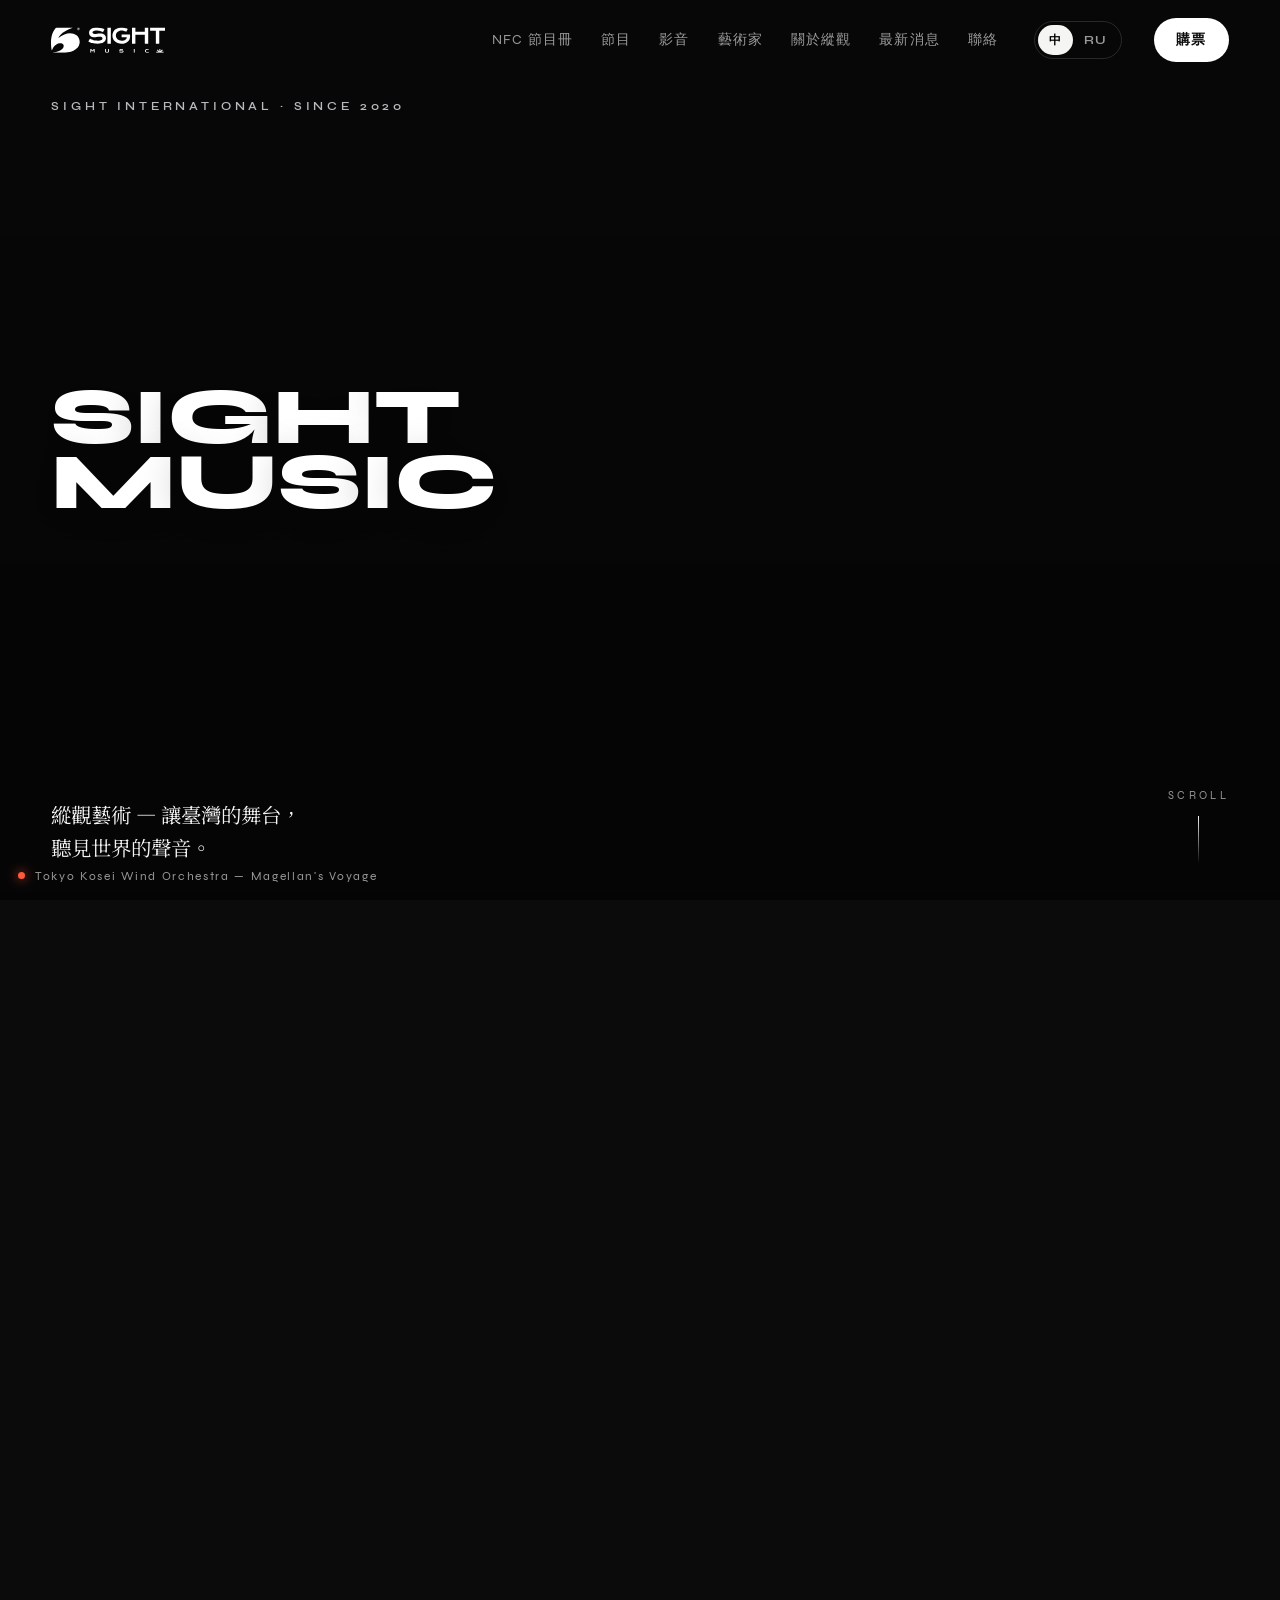
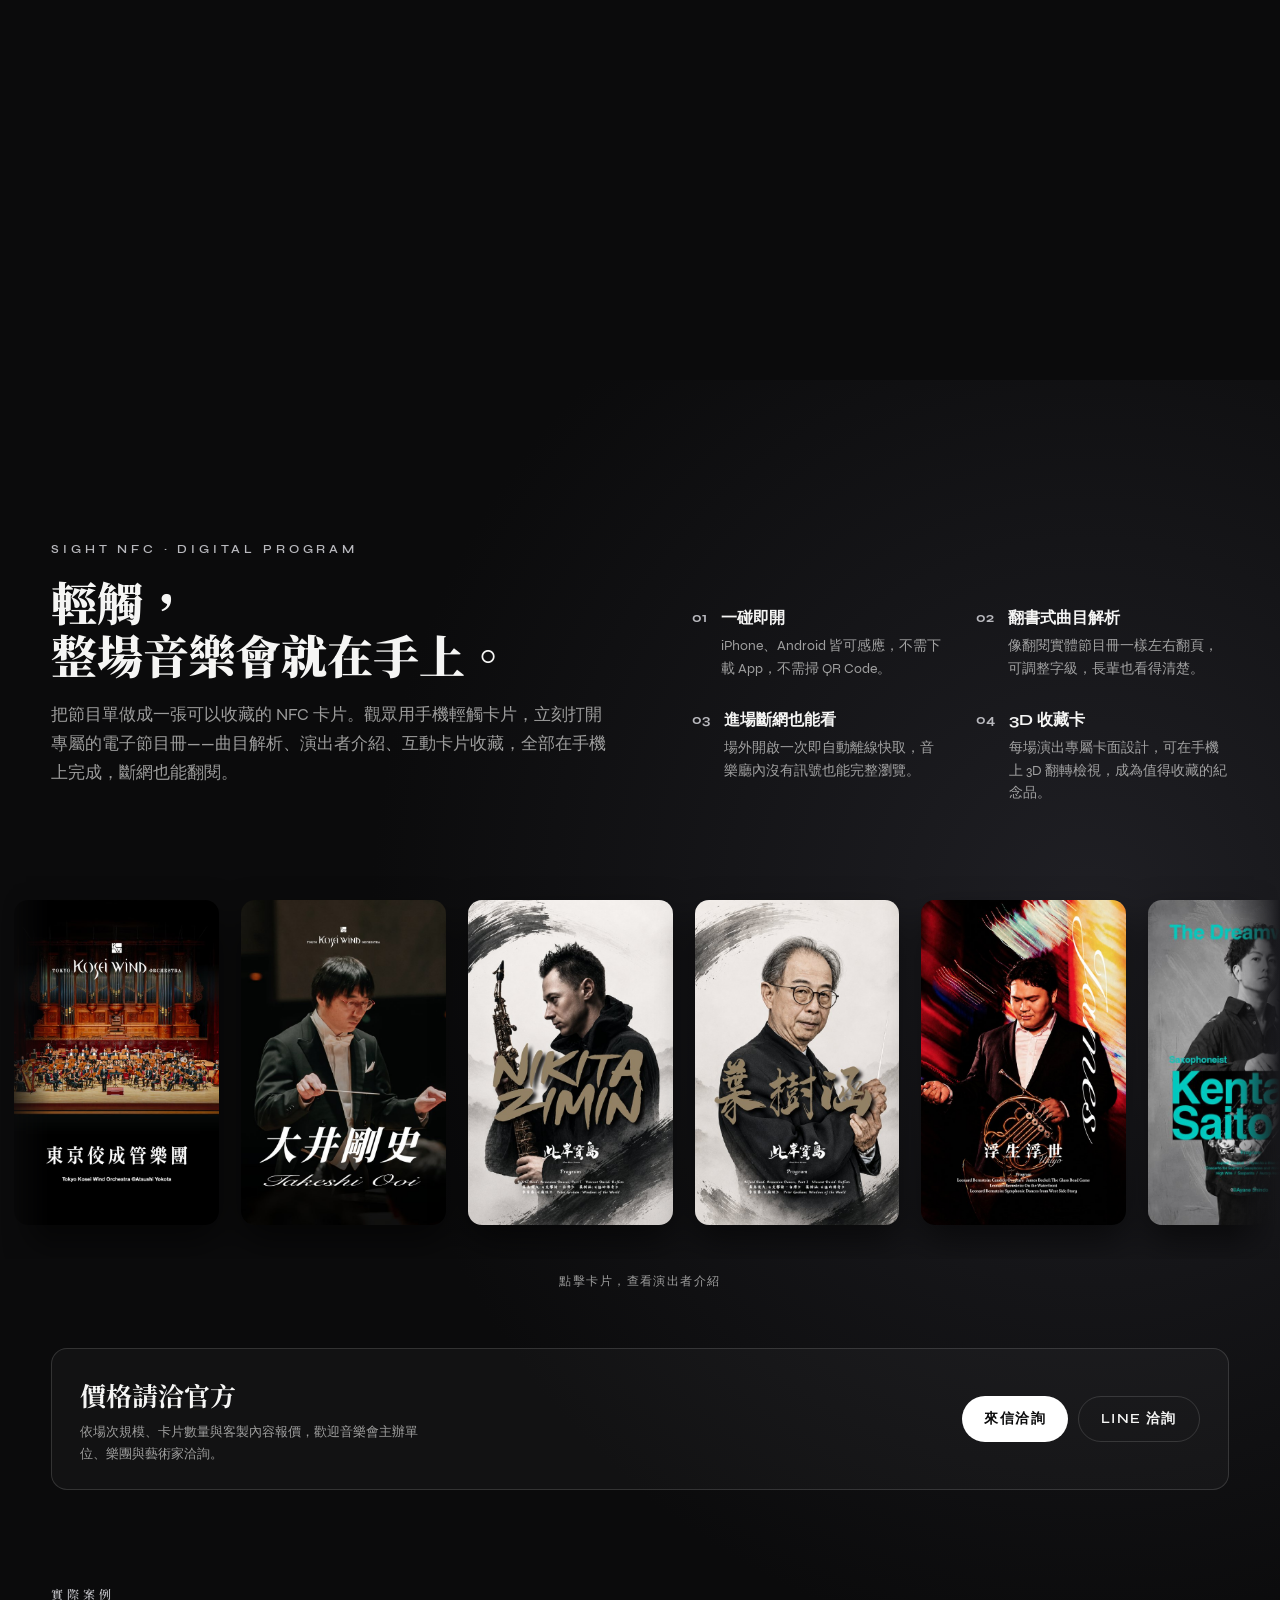
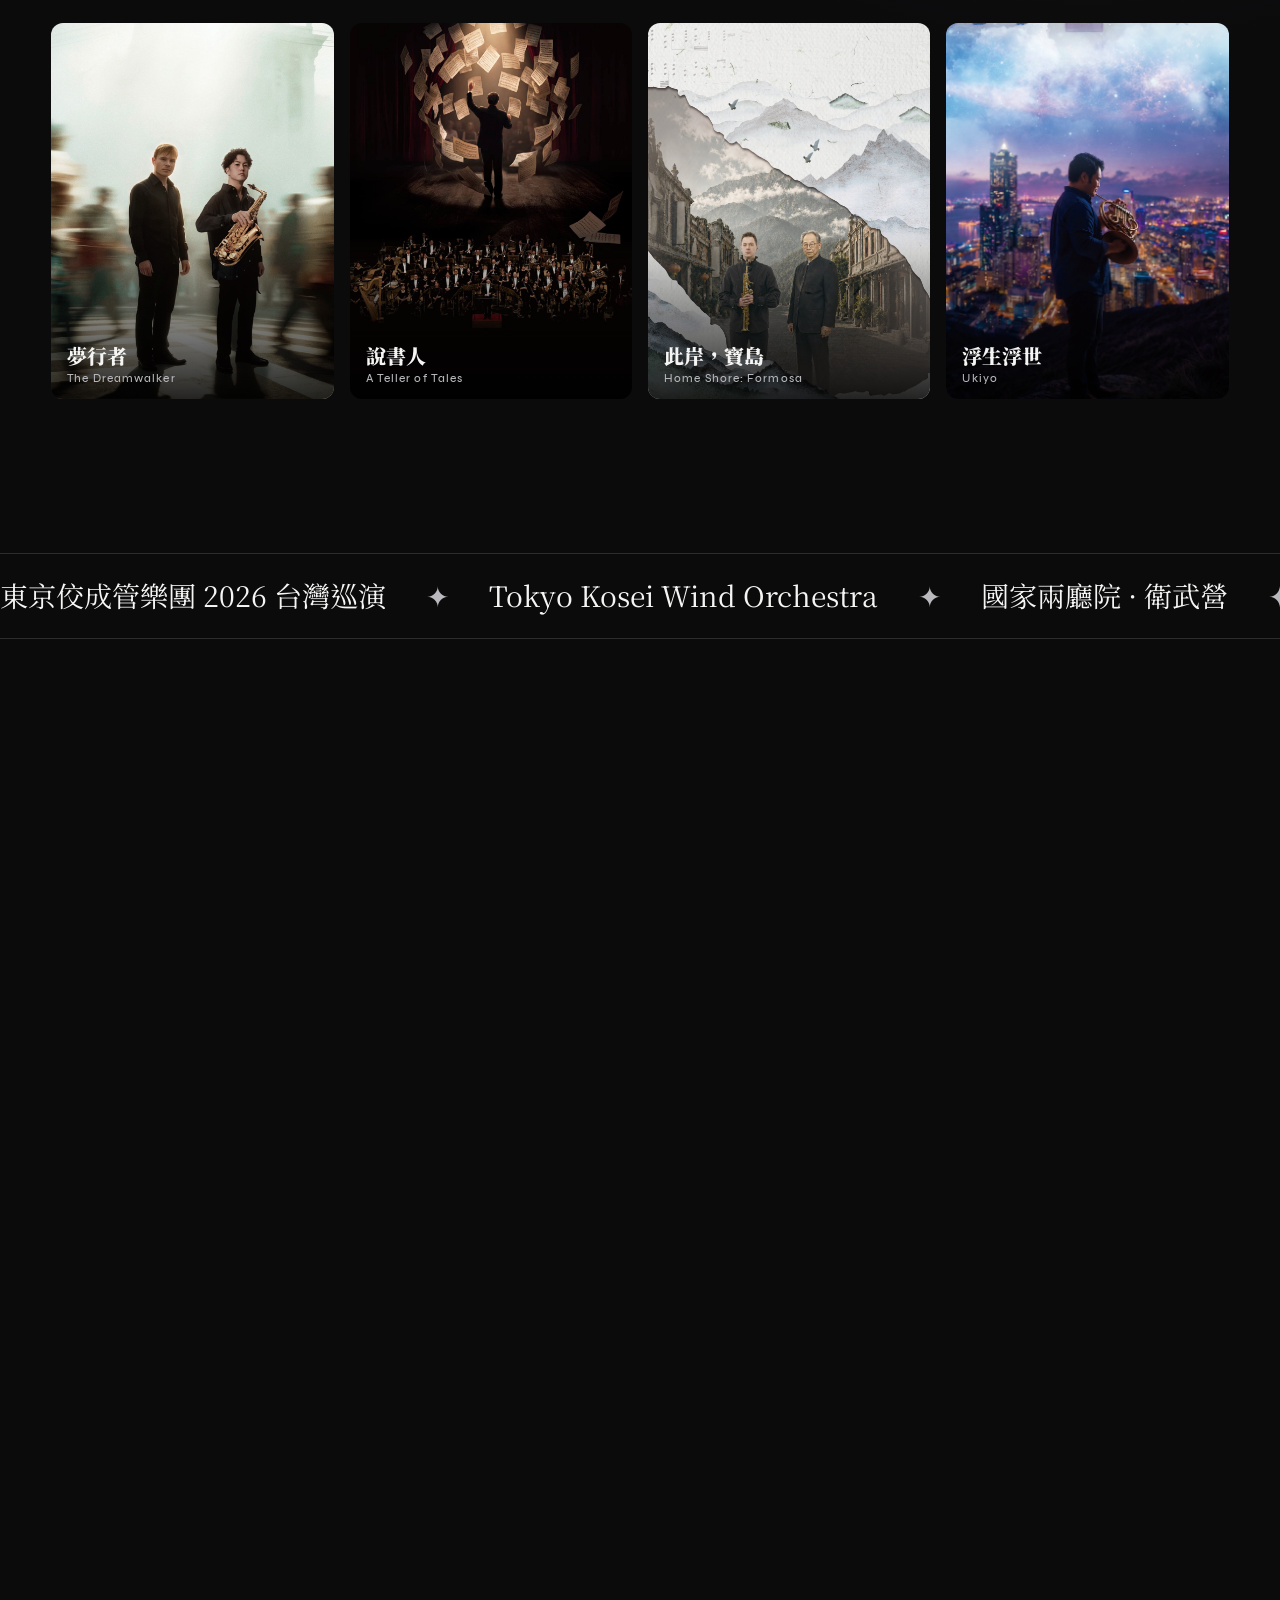
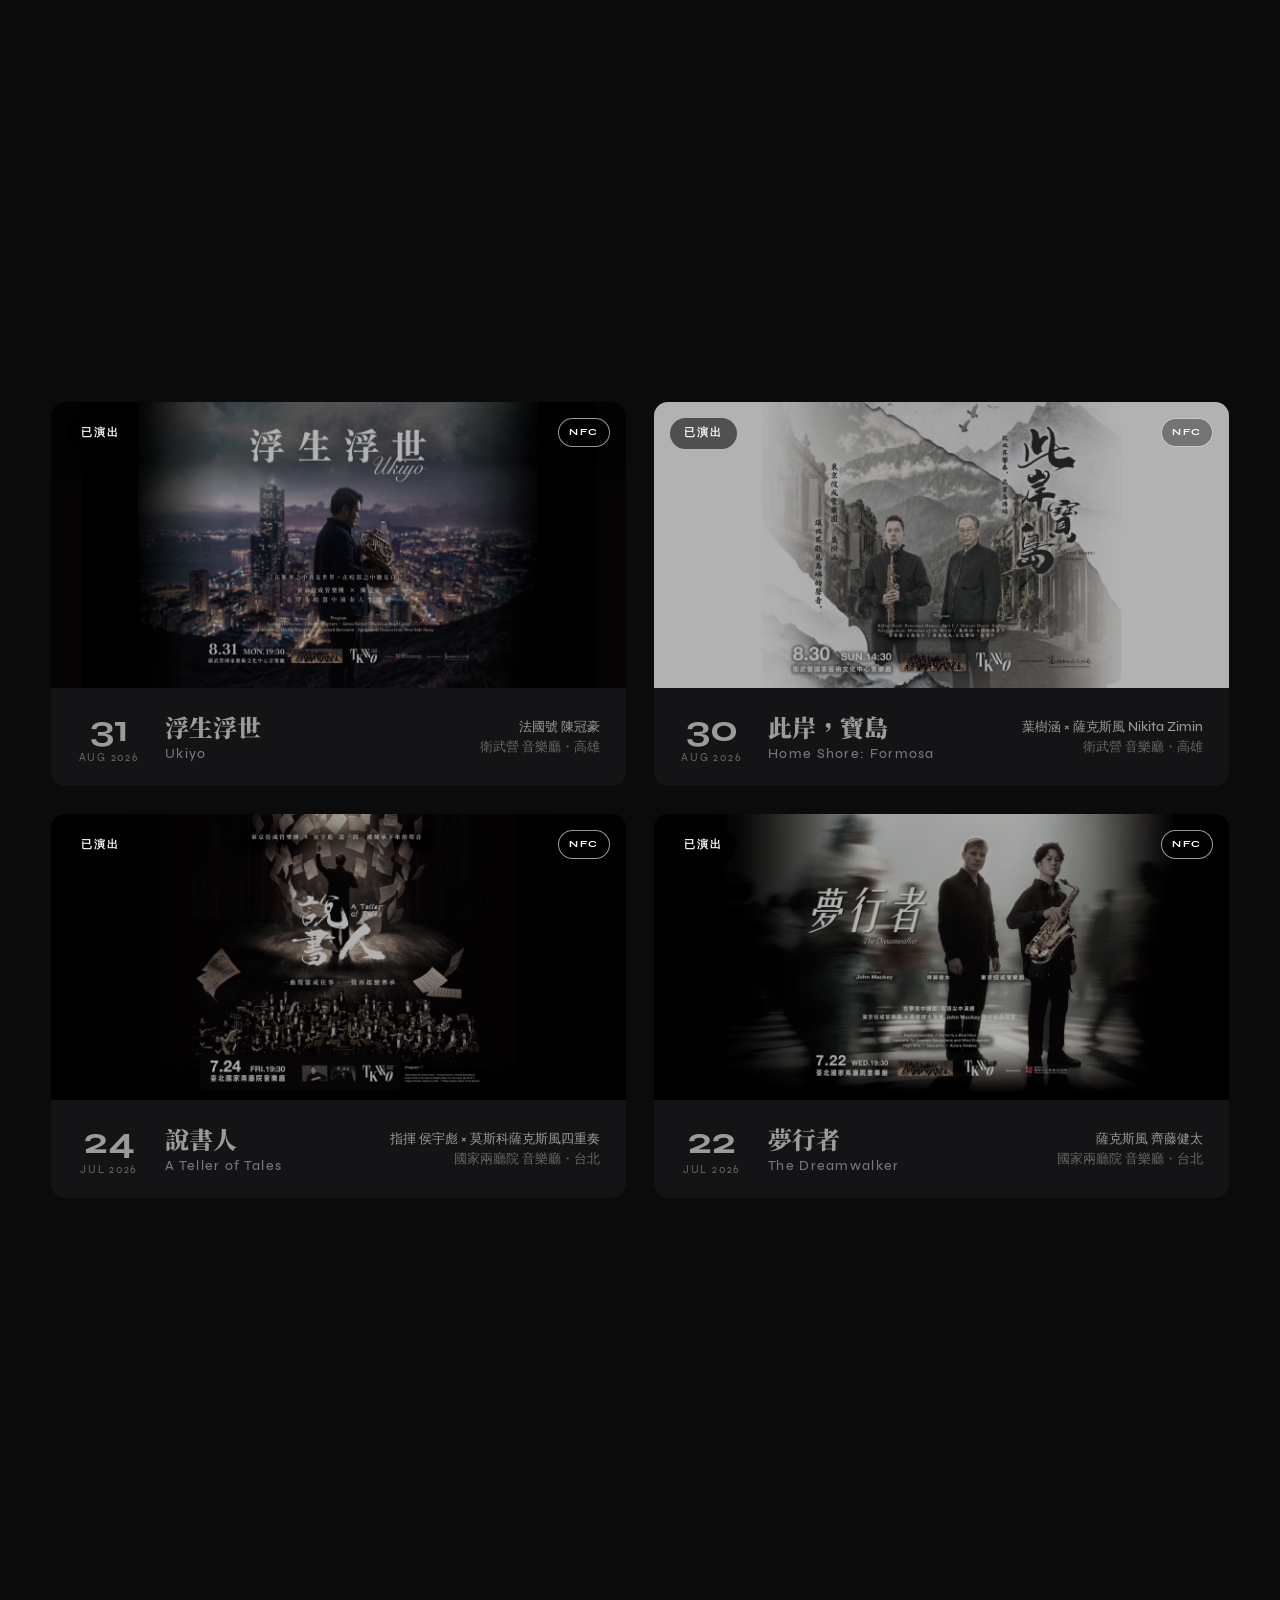
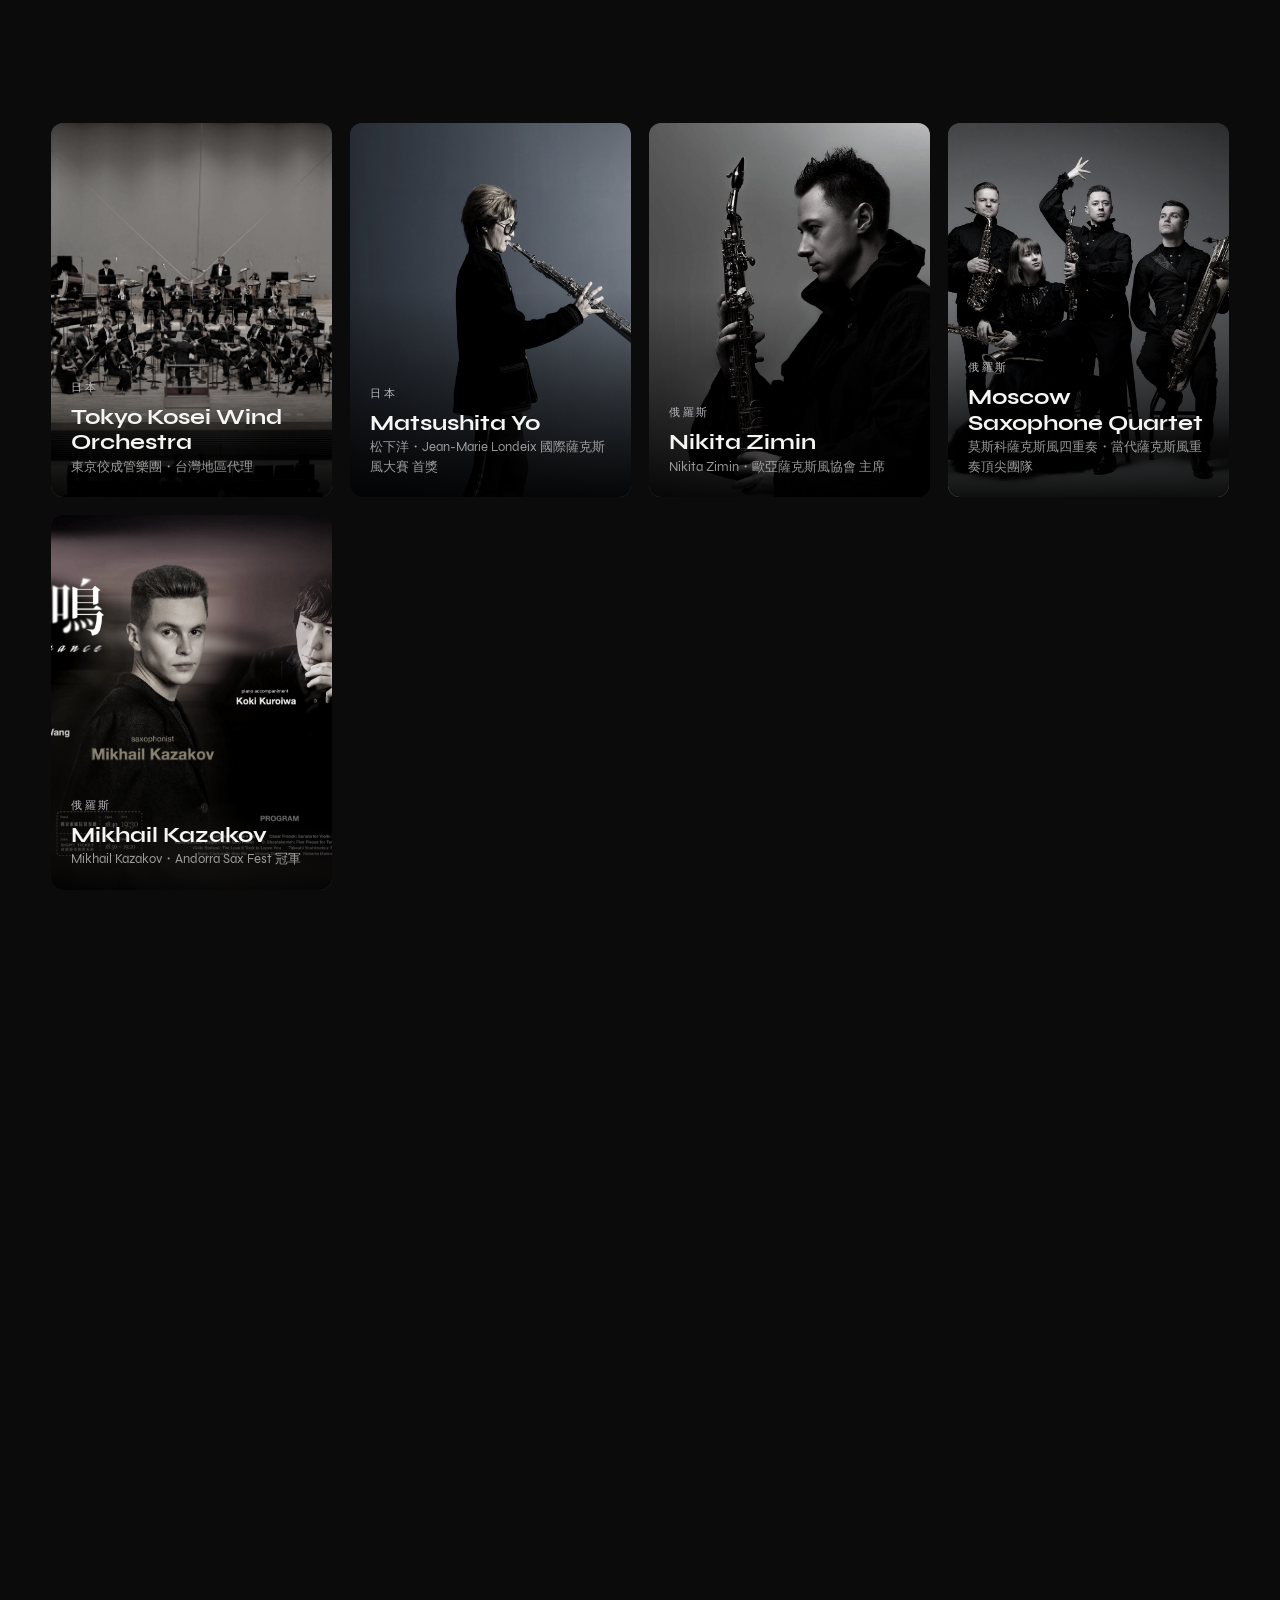
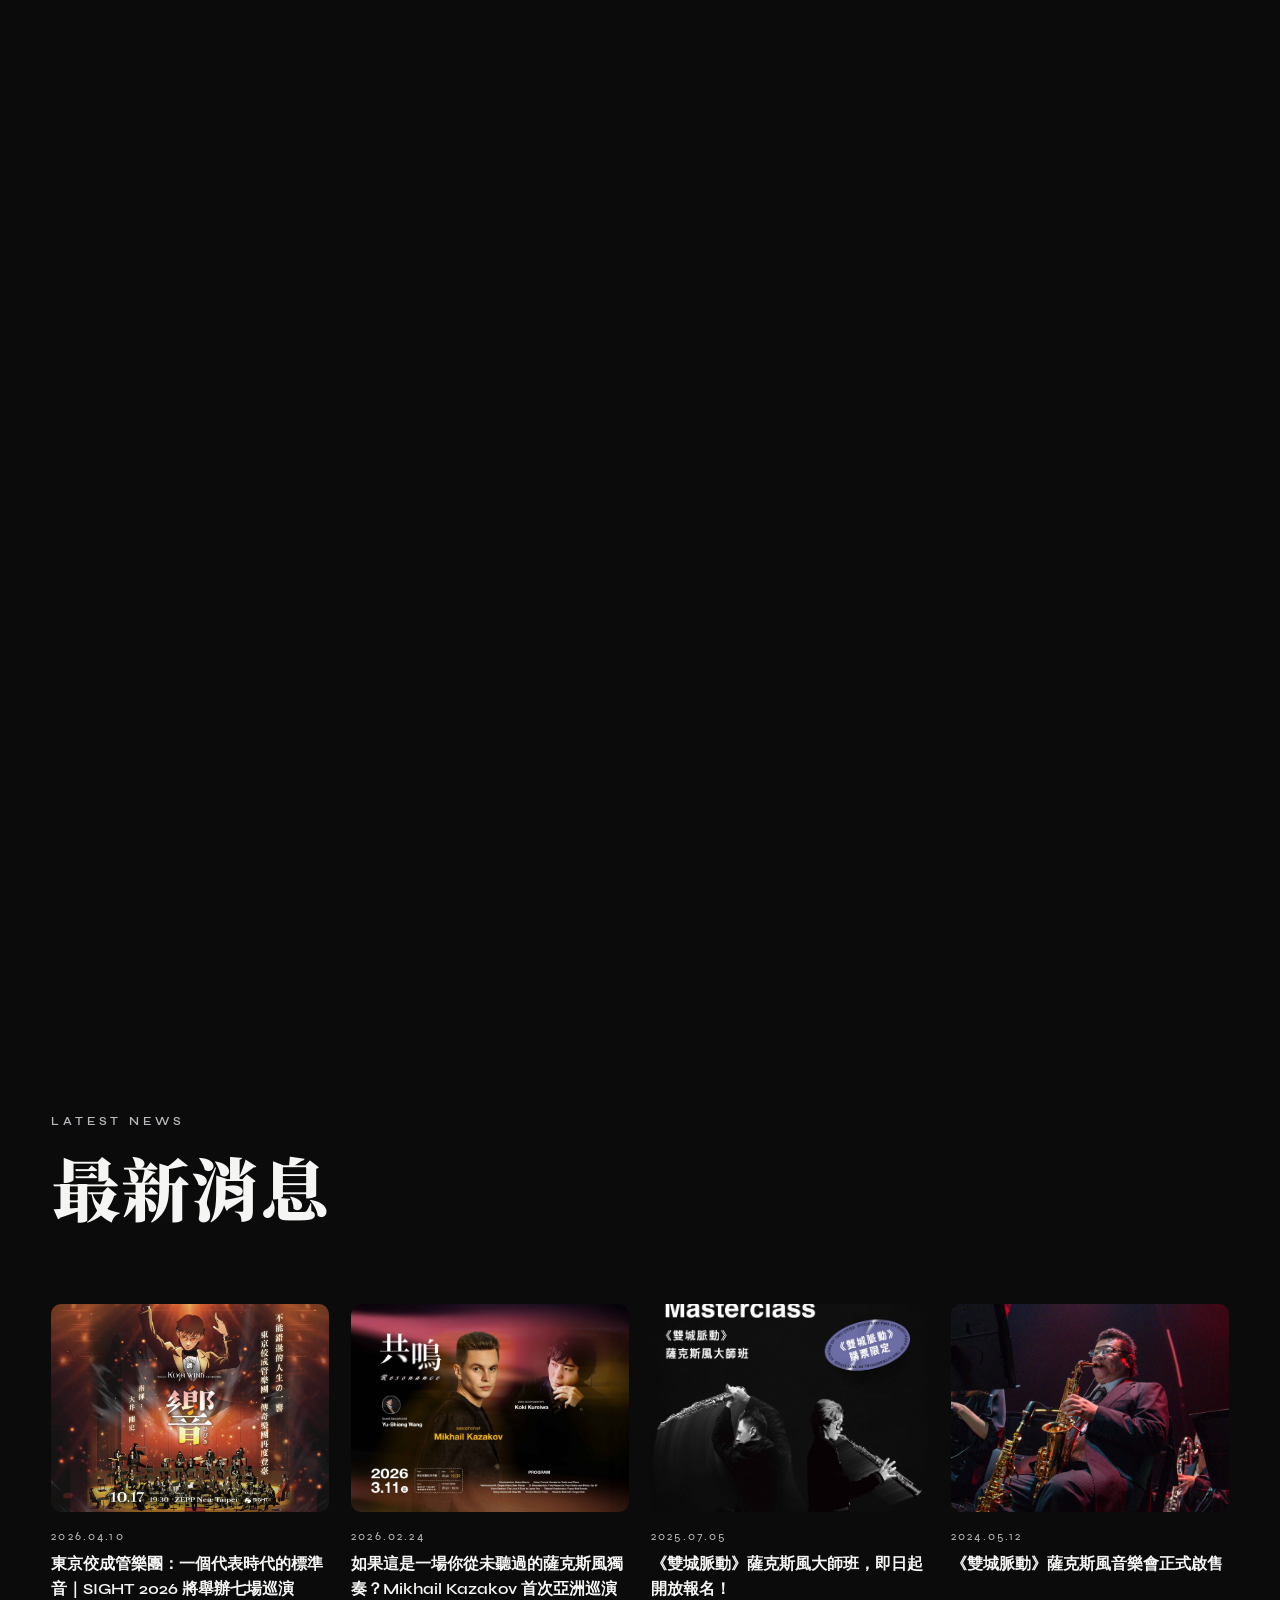
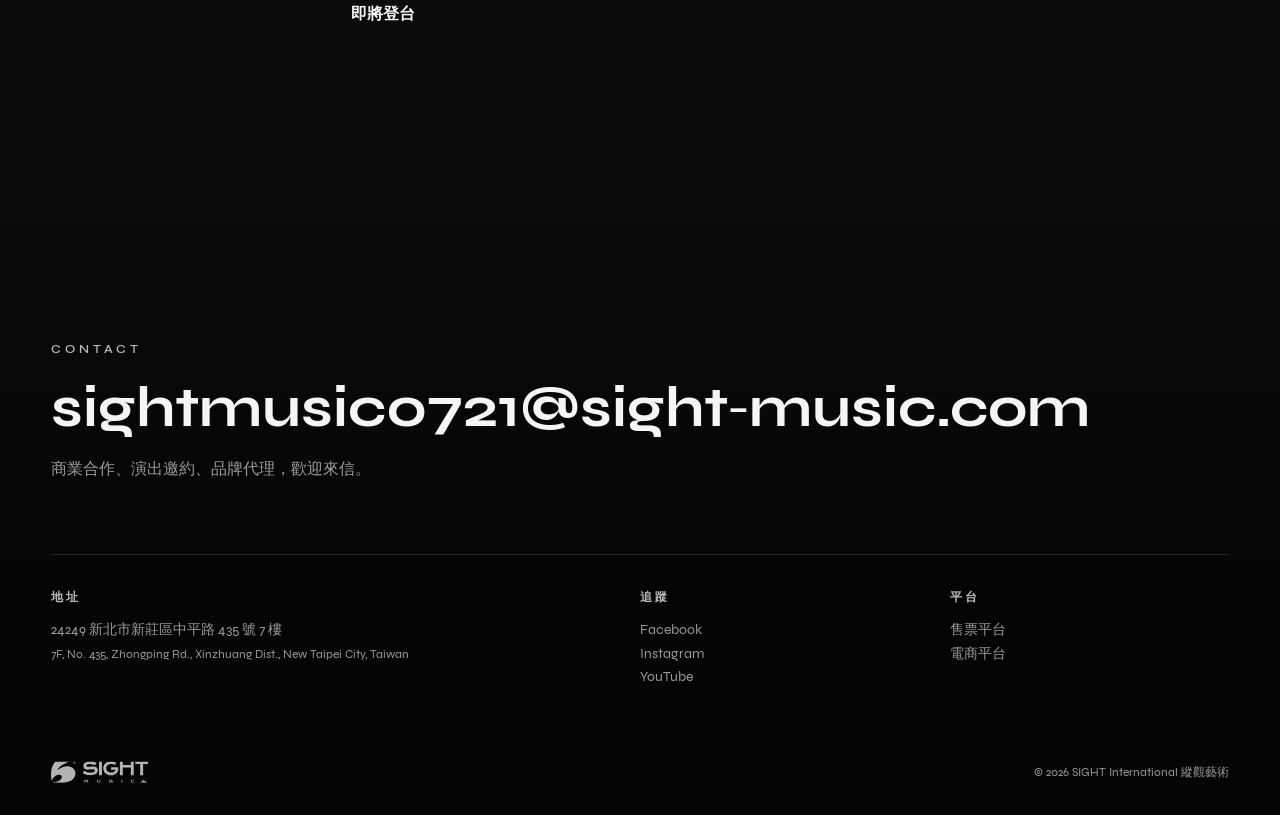
<file: index.html>
<!doctype html>
<html lang="zh-Hant">
<head>
<meta charset="utf-8">
<meta name="viewport" content="width=device-width, initial-scale=1">
<title>SIGHT MUSIC 縱觀藝術</title>
<meta name="description" content="縱觀藝術成立於 2020 年，致力推動臺灣音樂演藝的國際化。東京佼成管樂團台灣地區代理。">
<link rel="icon" href="img/logo.svg">
<link rel="preconnect" href="https://fonts.googleapis.com">
<link rel="preconnect" href="https://fonts.gstatic.com" crossorigin>
<link href="https://fonts.googleapis.com/css2?family=Noto+Serif+TC:wght@400;600;900&family=Noto+Serif:wght@400;600;900&family=Unbounded:wght@400;600;700;800&display=swap" rel="stylesheet" media="print" onload="this.media='all'">
<noscript><link href="https://fonts.googleapis.com/css2?family=Noto+Serif+TC:wght@400;600;900&family=Noto+Serif:wght@400;600;900&family=Unbounded:wght@400;600;700;800&display=swap" rel="stylesheet"></noscript>
<link rel="stylesheet" href="style.css">
</head>
<body data-page="home">

<div class="intro" id="intro">
  <video src="media/logo-motion.mp4" muted playsinline autoplay preload="auto"></video>
  <button class="intro-skip" type="button">SKIP</button>
</div>

<main id="top">

  <section class="hero" id="hero">
    <div class="hero-sticky">
      <div class="hero-type hero-type-top"><span class="eyebrow">SIGHT INTERNATIONAL · SINCE 2020</span></div>
      <div class="stage" id="stage">
        <video class="stage-video is-on" muted playsinline preload="auto"></video>
        <video class="stage-video" muted playsinline preload="auto"></video>
        <div class="stage-shade"></div>
        <div class="stage-caption"><span class="dot"></span><span id="stageCaption"></span></div>
      </div>
      <h1 class="hero-title">
        <span class="hero-word" data-split>SIGHT</span>
        <span class="hero-word hero-word-r" data-split>MUSIC</span>
      </h1>
      <div class="hero-type hero-type-bottom">
        <p class="hero-lede" data-h="ui.hero_lede"></p>
        <a class="scroll-hint" href="#nfc">SCROLL<i></i></a>
      </div>
    </div>
  </section>

  <!-- NFC 電子節目冊販售 -->
  <section class="section nfc-sale" id="nfc">
    <div class="nfc-grid">
      <div class="nfc-copy reveal">
        <span class="eyebrow" data-h="nfc.eyebrow"></span>
        <h2 data-h="nfc.title"></h2>
        <p class="nfc-lede" data-h="nfc.lede"></p>
      </div>
      <ul class="nfc-features reveal" id="nfcFeatures"></ul>
    </div>
    <div class="nfc-wall reveal" id="nfcWall"></div>
    <div class="nfc-price reveal">
      <div><b data-h="nfc.price"></b><p data-h="nfc.price_note"></p></div>
      <div class="nfc-cta">
        <a class="btn btn-gold" id="nfcMail" data-h="nfc.cta_mail"></a>
        <a class="btn btn-ghost" id="nfcLine" target="_blank" rel="noopener" data-h="nfc.cta_line"></a>
      </div>
    </div>
    <div class="nfc-cases reveal">
      <span class="eyebrow" data-h="nfc.demo_title"></span>
      <div class="nfc-case-list" id="nfcCases"></div>
    </div>
  </section>

  <div class="marquee" aria-hidden="true"><div class="marquee-track" id="marquee"></div></div>

  <section class="section tour" id="tour">
    <div class="section-head reveal">
      <span class="eyebrow" data-h="home.tour_eyebrow"></span>
      <h2 data-h="home.tour_title"></h2>
      <p data-h="home.tour_lede"></p>
    </div>
    <div class="tour-list" id="tourList"></div>
  </section>

  <section class="section watch" id="watch">
    <div class="section-head reveal">
      <span class="eyebrow" data-h="home.watch_eyebrow"></span>
      <h2 data-h="home.watch_title"></h2>
    </div>
    <div class="watch-grid">
      <figure class="watch-feature reveal">
        <video src="media/tkwo-promo.mp4" muted playsinline loop autoplay preload="metadata"></video>
        <figcaption><span data-h="home.watch_feature"></span><br><small data-h="home.watch_feature_sub"></small></figcaption>
      </figure>
      <div class="watch-list" id="watchList"></div>
    </div>
  </section>

  <section class="section artists" id="artists">
    <div class="section-head reveal">
      <span class="eyebrow" data-h="home.artists_eyebrow"></span>
      <h2 data-h="home.artists_title"></h2>
    </div>
    <div class="artist-grid" id="artistGrid"></div>
  </section>

  <section class="section about" id="about">
    <div class="about-quote reveal">
      <span class="eyebrow" data-h="home.about_eyebrow"></span>
      <blockquote data-h="home.about_quote"></blockquote>
      <p data-h="home.about_text"></p>
    </div>
    <ol class="phases" id="phases"></ol>
    <div class="brands reveal">
      <span class="eyebrow" data-h="home.brands_eyebrow"></span>
      <ul><li>AR Resonance</li><li>STEUER</li><li>Parafit</li><li>Sengoku</li></ul>
    </div>
  </section>

  <section class="section news" id="news">
    <div class="section-head reveal">
      <span class="eyebrow" data-h="home.news_eyebrow"></span>
      <h2 data-h="home.news_title"></h2>
    </div>
    <div class="news-list" id="newsList"></div>
  </section>

</main>

<script src="data.js"></script>
<script src="common.js"></script>
<script src="nfc-kit.js"></script>
<script src="home.js"></script>
</body>
</html>
</file>
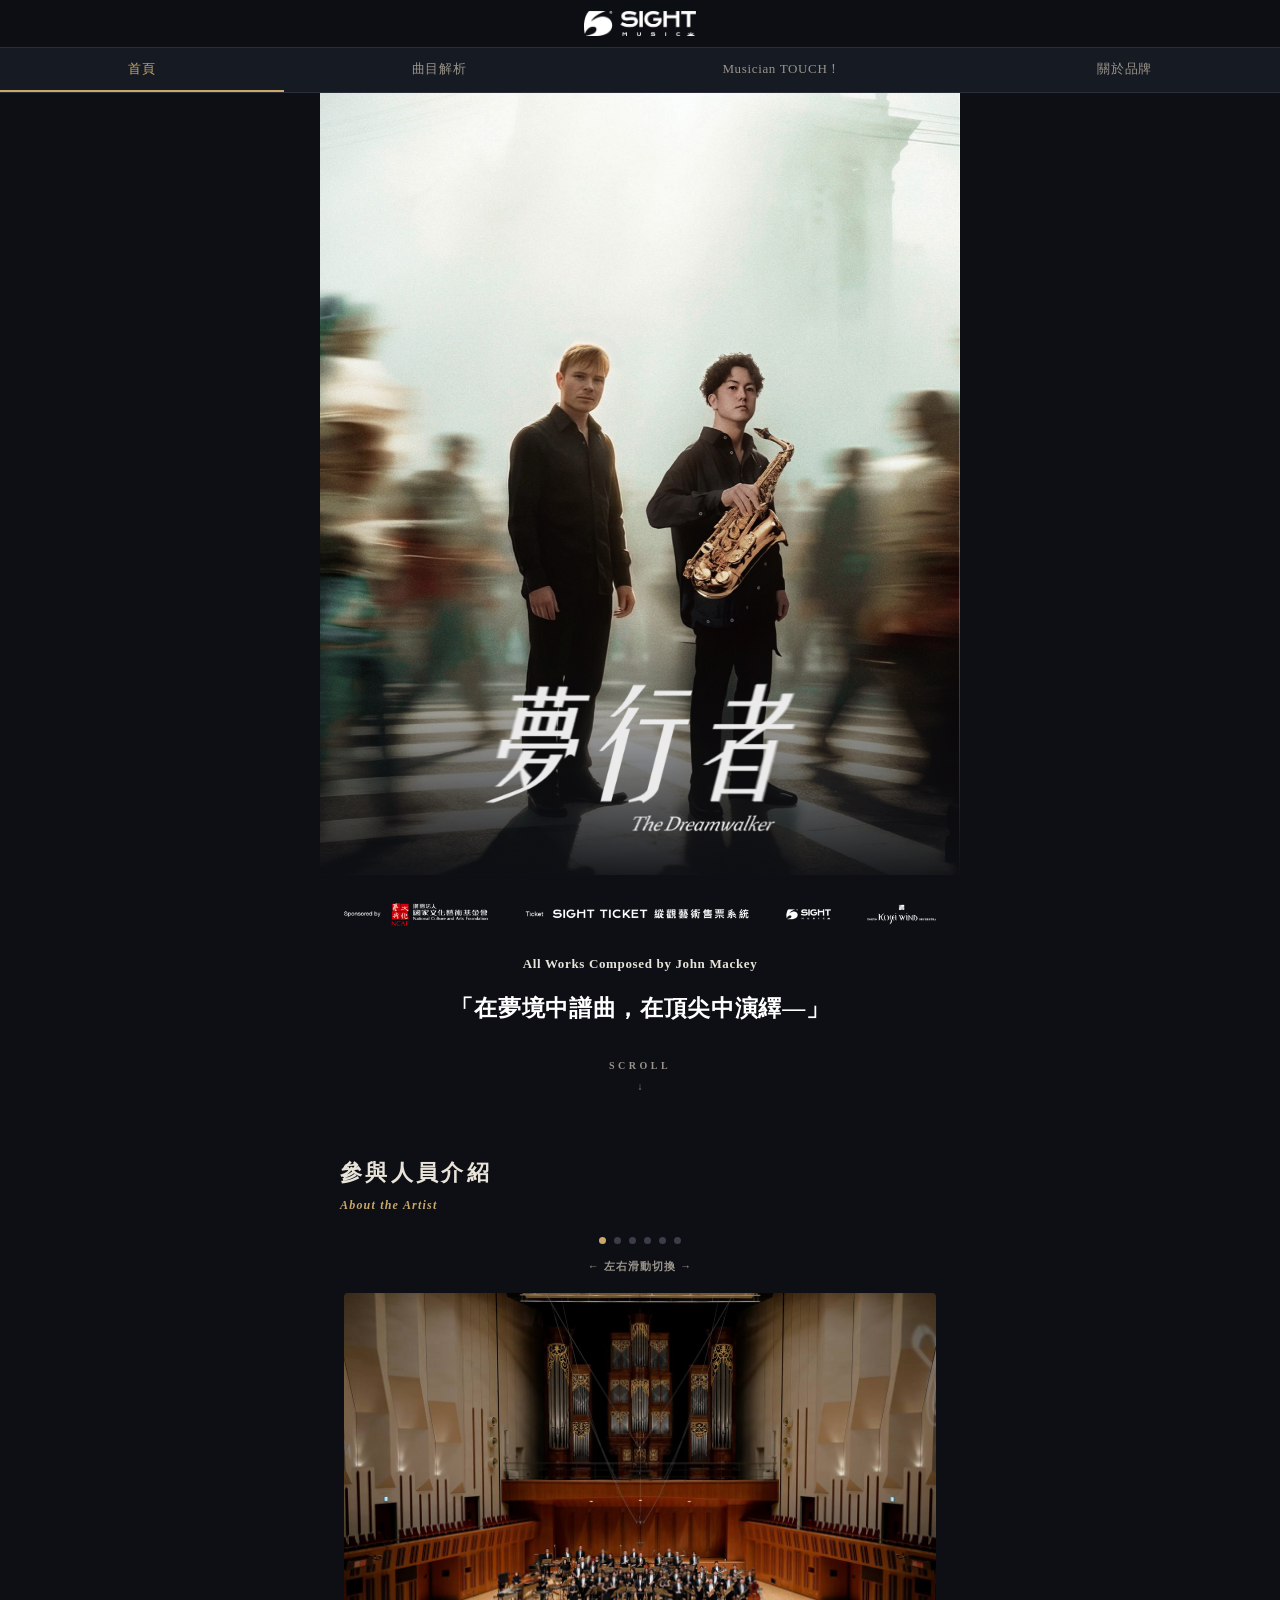
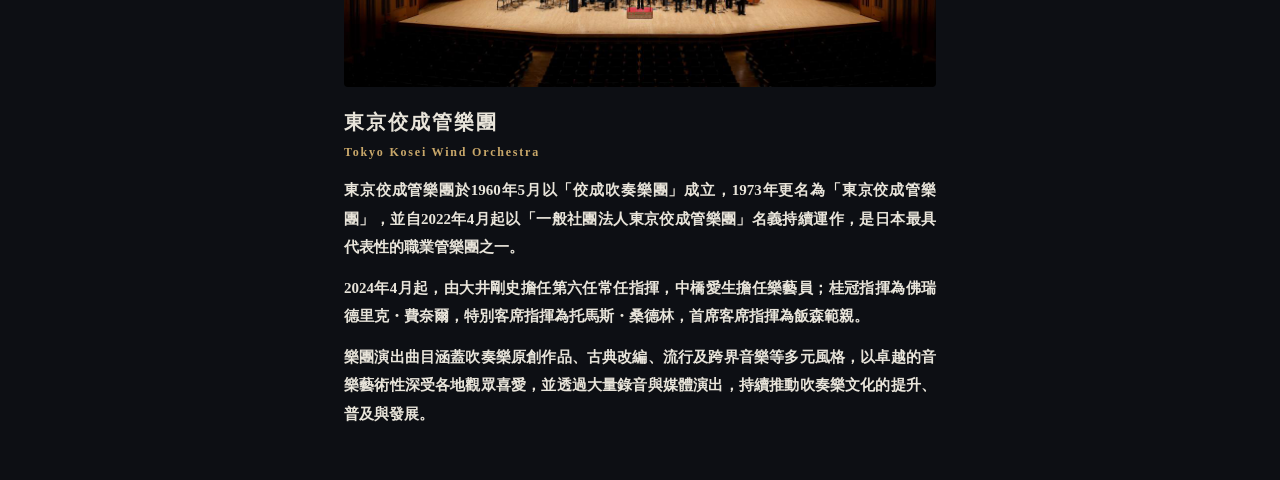
<file: nfc/dreamwalker/index.html>
<!DOCTYPE html>
<html lang="zh-Hant">
<head>
<meta charset="UTF-8">
<meta name="viewport" content="width=device-width, initial-scale=1, viewport-fit=cover">
<meta name="theme-color" content="#0d0f14">
<title>夢行者 The Dreamwalker｜SIGHT MUSIC</title>
<link rel="stylesheet" href="style.css">
</head>
<body>

<header id="topbar">
  <button id="brand" aria-label="回到頂端"><img src="img/logo.png" alt="SIGHT MUSIC"></button>
</header>

<nav id="tabs">
  <button class="tab active" data-page="home">首頁</button>
  <button class="tab" data-page="program">曲目解析</button>
  <button class="tab" data-page="touch">Musician TOUCH！</button>
  <button class="tab" data-page="brand">關於品牌</button>
</nav>

<main>

<!-- ========== 首頁（First View + intro） ========== -->
<section id="page-home" class="page active">
  <div class="hero">
    <img src="img/hero.jpg" alt="夢行者主視覺">
    <div class="hero-text">
      <img class="hero-title" src="img/title.png" alt="夢行者 The Dreamwalker">
    </div>
  </div>
  <div class="intro">
    <img class="sponsors" src="img/sponsors.png" alt="Sponsored by 國家文化藝術基金會・SIGHT TICKET 縱觀藝術售票系統・SIGHT MUSIC・KOSEI WIND">
    <p class="allworks">All Works Composed by John Mackey</p>
    <p class="quote">「在夢境中譜曲，在頂尖中演繹—」</p>
    <p class="scroll-hint">SCROLL<span class="arrow">↓</span></p>
  </div>

  <!-- 演出者（Slider）：與首頁合併為同一頁，主視覺往下滑就是樂團介紹 -->
  <div class="artist-block">
    <h2>參與人員介紹 <span class="en">About the Artist</span></h2>
    <div class="dots" id="artist-dots"></div>
    <p class="hint">← 左右滑動切換 →</p>
    <div class="slider" id="artist-slider">
      <article class="slide">
        <img src="img/ensemble.jpg" alt="東京佼成管樂團">
        <h3>東京佼成管樂團 <span class="role">Tokyo Kosei Wind Orchestra</span></h3>
        <p>東京佼成管樂團於1960年5月以「佼成吹奏樂團」成立，1973年更名為「東京佼成管樂團」，並自2022年4月起以「一般社團法人東京佼成管樂團」名義持續運作，是日本最具代表性的職業管樂團之一。</p>
        <p>2024年4月起，由大井剛史擔任第六任常任指揮，中橋愛生擔任樂藝員；桂冠指揮為佛瑞德里克・費奈爾，特別客席指揮為托馬斯・桑德林，首席客席指揮為飯森範親。</p>
        <p>樂團演出曲目涵蓋吹奏樂原創作品、古典改編、流行及跨界音樂等多元風格，以卓越的音樂藝術性深受各地觀眾喜愛，並透過大量錄音與媒體演出，持續推動吹奏樂文化的提升、普及與發展。</p>
        <div class="roster">
          <p class="roster-title">團員名單</p>
          <p><span>指揮</span>大井剛史</p>
          <p><span>樂團首席</span>林裕子</p>
          <p><span>Picc.</span>工藤美幸（Fl）</p>
          <p><span>Fl.</span>坂本伽耶、白戸美帆、西岡あかね、東佳音</p>
          <p><span>Ob.</span>石井智章、笹平幸那</p>
          <p><span>E. Hn.</span>藤原博司</p>
          <p><span>Fg.</span>柿沼麻美、栗林愛理</p>
          <p><span>C. Fg.</span>君塚広明</p>
          <p><span>Es Cl.</span>松生知子</p>
          <p><span>B♭Cl.</span>林裕子*、本田有里恵、浦畑尚吾、野田祐太郎、後藤榛花、近野千昌、徳武敦、河西拓也、小野寺綠</p>
          <p><span>B. Cl.</span>泊明里、森卓也</p>
          <p><span>CB. Cl.</span>草野裕輝</p>
          <p><span>Sax</span>都築惇、江川良子、宮越敦士、本堂誠</p>
          <p><span>Tp.</span>河原史弥、閏間健太、川村大、後藤慎介、富岡彩乃、依田泰幸</p>
          <p><span>Hn.</span>堀風翔、小山千鶴、佐藤文香、藤井春香、山下裕也</p>
          <p><span>Tb.</span>今村岳志、安久津理子、竹内優彦、山内正博</p>
          <p><span>B. Tb.</span>恵藤康充</p>
          <p><span>Euph.</span>岩黒綾乃、大山智</p>
          <p><span>Tuba</span>池田侑太、松本匡偉</p>
          <p><span>Cb.</span>前田芳彰</p>
          <p><span>Timp.</span>越中亮太</p>
          <p><span>Perc.</span>石川大樹、岩下美香、柴原誠、西久保友広、二ツ木千由紀、松下真也、山本貢大、定成庸治</p>
          <p><span>Harp</span>神谷朝子</p>
          <p><span>Pf.</span>神原颯大</p>
          <p><span>事務職員</span>篠原華、勝川本久、梅津敦、森奈那子、古畑玲、佐原由起</p>
          <p class="roster-note">* 樂團首席</p>
        </div>
      </article>
      <article class="slide">
        <img src="img/saito.jpg" alt="齊藤健太" style="object-fit: contain">
        <h3>齊藤健太 <span class="role">薩克斯風音樂家</span></h3>
        <p>齊藤健太（Kenta Saito）是日本頂尖的古典薩克斯風演奏家。他在2019年榮獲國際最具權威的「阿道夫・薩克斯國際大賽」首獎及新曲獎，成為繼原博巳後第二位獲此殊榮的日本音樂家。目前他活躍於獨奏、室內樂等領域，並擔任洗足學園音樂大學講師。</p>
      </article>
      <article class="slide">
        <img src="img/mackey.jpg" alt="John Mackey" style="object-fit: contain">
        <h3>John Mackey <span class="role">作曲家</span></h3>
        <p>約翰・麥基（John Mackey，1973－）是當代美國極具代表性的作曲家，作品涵蓋管弦樂、劇場、現代舞與管樂合奏，近年尤以管樂作品享譽國際。他畢業於克里夫蘭音樂學院，後於茱莉亞音樂學院師事普立茲獎作曲家約翰・柯瑞里亞諾。不同於多數作曲家，麥基未曾接受正式的樂器演奏訓練，而是自幼透過閱讀樂譜及電腦製譜探索創作，形成鮮明且充滿現代感的音樂語言。其作品以高度技巧性、強烈節奏、豐富音色與生動的情境描寫著稱，經常融合搖滾、爵士及極簡音樂元素。</p>
      </article>
      <article class="slide">
        <img src="img/host3.jpg" alt="佐藤淳一" style="object-fit: contain">
        <h3>佐藤淳一 <span class="role">薩克斯風音樂家｜曲目解析</span></h3>
        <p>出生於日本千葉縣。畢業於洗足學園音樂大學，並以首席成績完成該校大學院管打樂器專攻碩士課程，之後取得東京藝術大學大學院音樂研究科博士學位，成為日本首位於薩克斯風領域取得博士學位的音樂家。</p>
        <p>在學期間即展開演奏活動，並獲東京藝術大學推薦，於「奏樂堂出道音樂會系列」舉行個人獨奏會，正式以獨奏家身分出道。曾受邀參與東京歌劇城文化財團主辦的「B→C獨奏會」，並在多個基金會及文化團體的資助下，持續舉辦多場個人獨奏會。</p>
        <p>其演奏足跡遍及歐洲、北美及亞洲各國。2024年受邀擔任亞太薩克斯風學院講師，並於音樂節盛會音樂會中擔任獨奏，與RSU管弦樂團合作演出。此外，他亦獲選為第20屆世界薩克斯風大會協奏曲獨奏家，與哈爾濱交響樂團合作，在中國首演坂田直樹的作品《被偷走的地平線》。</p>
        <p>除演奏活動外，他亦曾於巴黎國立高等音樂舞蹈學院、紐約曼哈頓音樂學院、蒙特克萊爾州立大學、國立臺北藝術大學、東京藝術大學及大阪音樂大學等日本國內外大學與音樂院，舉辦多場大師班、講座及音樂會。</p>
        <p>現任北海道教育大學旭川校副教授，並兼任岩見澤校講師；同時擔任札幌大谷大學及北翔大學兼任講師。為 Selmer 藝術家。</p>
        <p><a href="http://saxolab.net" target="_blank" rel="noopener">官方網站　saxolab.net</a></p>
      </article>
      <article class="slide">
        <img src="img/host1.jpg" alt="邢子青">
        <h3>邢子青 <span class="role">節目主持人｜資深媒體人</span></h3>
        <p>台灣著名的資深廣播節目主持人與製作人，曾長期服務於「愛樂電台（Philharmonic Radio）」，以溫暖沈穩的嗓音主持《早安，愛樂！》、《台北歌劇院》等古典音樂節目逾20年。</p>
      </article>
      <article class="slide">
        <img src="img/host2.jpg" alt="高捷 J Geddes">
        <h3>高捷（J Geddes） <span class="role">THE STORY 主持人</span></h3>
        <p>現為 TPO Funk 創辦人及團長及《博恩夜夜秀》音樂總監。曾擔任多位華語音樂頂尖歌手與音樂人的銅管編曲、錄音室樂手，榮獲 2024 金馬獎「最佳主題曲」：《鬼才知道》王若琳作品之管樂編曲。</p>
      </article>
    </div>
  </div>

  <button id="back-to-top" class="fab" aria-label="回到首頁頂端">↑</button>
</section>

<!-- ========== 曲目解析（翻書） ========== -->
<section id="page-program" class="page">
  <h2>曲目解析 <span class="en">About the Program</span></h2>
  <div class="toolbar">
    <div class="font-size">
      <button id="font-minus" aria-label="縮小文字">A−</button>
      <button id="font-plus" aria-label="放大文字">A＋</button>
    </div>
  </div>
  <div class="book" id="book">
    <div class="book-page" id="book-content"></div>
    <button class="book-nav prev" id="book-prev" aria-label="上一頁"></button>
    <button class="book-nav next" id="book-next" aria-label="下一頁"></button>
  </div>
  <div class="book-footer">
    <span id="book-pos"></span>
    <span class="hint">點擊左右邊緣翻頁</span>
  </div>
</section>

<!-- ========== Musician TOUCH ========== -->
<section id="page-touch" class="page">
  <h2>Musician TOUCH！</h2>
  <p class="quote">「輕觸，開啟無限可能。」</p>
  <p class="body-text">輕觸手機，透過 NFC 感應，即可接收本場次的完整節目資訊。透過電子節目手冊，將你喜歡的音樂家收藏在手。</p>
  <div class="carousel" aria-label="本場音樂會 NFC 卡片">
    <div class="car-track" id="car-track-2"></div>
  </div>
  <div class="carousel" aria-label="精彩回顧 NFC 卡片">
    <div class="car-track" id="car-track-1"></div>
  </div>
  <p class="hint">點擊卡片，手指拖曳可 3D 翻面檢視</p>
</section>

<!-- ========== 關於品牌 ========== -->
<section id="page-brand" class="page">
  <h2>關於品牌 <span class="en">SIGHT INTERNATIONAL</span></h2>
  <div class="brand-text">
    <p>縱觀藝術成立於2020年，致力於推動臺灣音樂演藝產業國際化。</p>
    <p>2023年，縱觀藝術於荷蘭設立海外分公司，並持續規劃拓展日本及中國市場，逐步建立國際合作與營運網絡。</p>
    <p>近年來，業務逐步拓展至演藝經紀、國際節目策劃、藝人公關及音樂產品代理，持續促進臺灣與國際音樂產業之間的交流與合作。</p>
    <p>2025年，縱觀藝術與東京佼成管樂團簽訂臺灣地區業務代理合作，並陸續與國際音樂家及團體 Nikita Zimin、松下洋、Moscow Saxophone Quartet、Brian Liao 等簽訂全球代理合作契約，正式邀請其加入 SIGHT Artist 行列。</p>
    <p>此外，縱觀藝術亦與多個國際音樂品牌建立合作關係，引進 AR Resonance、STEUER 等專業音樂品牌。</p>
    <p class="brand-sub">重要活動</p>
    <p class="brand-events">2024年｜舉辦 SIGHT MUSIC 臺灣國際音樂營<br>2025年｜成為 AR Resonance 品牌臺灣區總代理<br>2025年｜擔任世界薩克斯風年會協辦單位<br>2025年｜成為東京佼成管樂團臺灣地區業務代理</p>
  </div>
  <a href="https://www.sight-ec.com/" target="_blank" rel="noopener">
    <img class="full-img" src="img/collection.jpg" alt="SIGHT COLLECTION — 前往線上商店">
  </a>
  <img class="brand-logo" src="img/logo.png" alt="SIGHT MUSIC">
  <a class="ticket-link" href="https://ticket.sight-music.com/" target="_blank" rel="noopener">SIGHT TICKET 售票網站</a>
  <div class="social">
    <a href="https://www.facebook.com/SIGHT.0721" target="_blank" rel="noopener" aria-label="Facebook">
      <svg viewBox="0 0 24 24"><path d="M13.5 21v-7h2.4l.4-3h-2.8V9.1c0-.9.3-1.5 1.6-1.5h1.3V4.9c-.3 0-1.1-.1-2-.1-2 0-3.4 1.2-3.4 3.5V11H8.5v3H11v7h2.5z"/></svg>
    </a>
    <a href="https://www.instagram.com/sight_international/" target="_blank" rel="noopener" aria-label="Instagram">
      <svg viewBox="0 0 24 24"><path d="M12 4.5c2.4 0 2.7 0 3.7.1 1 0 1.5.2 1.9.3.5.2.8.4 1.1.7.3.3.5.6.7 1.1.1.4.3.9.3 1.9.1 1 .1 1.3.1 3.7s0 2.7-.1 3.7c0 1-.2 1.5-.3 1.9-.2.5-.4.8-.7 1.1-.3.3-.6.5-1.1.7-.4.1-.9.3-1.9.3-1 .1-1.3.1-3.7.1s-2.7 0-3.7-.1c-1 0-1.5-.2-1.9-.3-.5-.2-.8-.4-1.1-.7-.3-.3-.5-.6-.7-1.1-.1-.4-.3-.9-.3-1.9-.1-1-.1-1.3-.1-3.7s0-2.7.1-3.7c0-1 .2-1.5.3-1.9.2-.5.4-.8.7-1.1.3-.3.6-.5 1.1-.7.4-.1.9-.3 1.9-.3 1-.1 1.3-.1 3.7-.1zM12 3c-2.4 0-2.8 0-3.7.1-1 0-1.6.2-2.2.4-.6.2-1.1.6-1.6 1-.5.5-.8 1-1 1.6-.2.6-.4 1.2-.4 2.2C3 9.2 3 9.6 3 12s0 2.8.1 3.7c0 1 .2 1.6.4 2.2.2.6.6 1.1 1 1.6.5.5 1 .8 1.6 1 .6.2 1.2.4 2.2.4.9.1 1.3.1 3.7.1s2.8 0 3.7-.1c1 0 1.6-.2 2.2-.4.6-.2 1.1-.6 1.6-1 .5-.5.8-1 1-1.6.2-.6.4-1.2.4-2.2.1-.9.1-1.3.1-3.7s0-2.8-.1-3.7c0-1-.2-1.6-.4-2.2-.2-.6-.6-1.1-1-1.6-.5-.5-1-.8-1.6-1-.6-.2-1.2-.4-2.2-.4C14.8 3 14.4 3 12 3zm0 4.4a4.6 4.6 0 100 9.2 4.6 4.6 0 000-9.2zM12 15a3 3 0 110-6 3 3 0 010 6zm5.9-7.8a1.1 1.1 0 11-2.2 0 1.1 1.1 0 012.2 0z"/></svg>
    </a>
    <a href="https://line.me/R/ti/p/@836pqtzr?oat_content=url&ts=09172036" target="_blank" rel="noopener" aria-label="LINE">
      <svg viewBox="0 0 24 24"><path d="M12 3.5c-5 0-9 3.3-9 7.3 0 3.6 3.2 6.6 7.5 7.2.3.1.7.2.8.5.1.2 0 .6 0 .8l-.1.8c0 .2-.2.9.8.5s5.2-3.1 7.1-5.3c1.3-1.4 1.9-2.8 1.9-4.5 0-4-4-7.3-9-7.3zM8.1 13.1H6.3a.5.5 0 01-.5-.5V9.1a.5.5 0 011 0v3h1.3a.5.5 0 010 1zm1.9-.5a.5.5 0 01-1 0V9.1a.5.5 0 011 0v3.5zm4.3 0a.5.5 0 01-.9.3l-1.8-2.5v2.2a.5.5 0 01-1 0V9.1a.5.5 0 01.9-.3l1.8 2.5V9.1a.5.5 0 011 0v3.5zm2.9-2.3a.5.5 0 010 1h-1.3v.8h1.3a.5.5 0 010 1h-1.8a.5.5 0 01-.5-.5V9.1a.5.5 0 01.5-.5h1.8a.5.5 0 010 1h-1.3v.7h1.3z"/></svg>
    </a>
    <a href="https://www.youtube.com/@SIGHT_International" target="_blank" rel="noopener" aria-label="YouTube">
      <svg viewBox="0 0 24 24"><path d="M21.6 7.2a2.5 2.5 0 00-1.8-1.8C18.3 5 12 5 12 5s-6.3 0-7.8.4A2.5 2.5 0 002.4 7.2 26 26 0 002 12c0 1.6.1 3.2.4 4.8a2.5 2.5 0 001.8 1.8c1.5.4 7.8.4 7.8.4s6.3 0 7.8-.4a2.5 2.5 0 001.8-1.8c.3-1.6.4-3.2.4-4.8s-.1-3.2-.4-4.8zM10 15V9l5.2 3L10 15z"/></svg>
    </a>
  </div>
  <footer>COPYRIGHT © 2026 SIGHT MUSIC Inc.</footer>
</section>

</main>

<!-- 卡片 3D 檢視器 -->
<div id="card-viewer" class="viewer" hidden>
  <div class="viewer-backdrop" id="viewer-backdrop"></div>
  <div class="viewer-stage">
    <div class="card3d" id="card3d">
      <img class="face front" id="face-front" alt="卡片正面">
      <img class="face back" src="img/card-back.jpg" alt="卡片背面">
      <span class="ply" style="--i:-0.35"></span>
      <span class="ply" style="--i:-0.17"></span>
      <span class="ply" style="--i:0"></span>
      <span class="ply" style="--i:0.17"></span>
      <span class="ply" style="--i:0.35"></span>
    </div>
  </div>
  <button class="viewer-close" id="viewer-close" aria-label="關閉">×</button>
  <p class="viewer-hint">拖曳左右翻轉　・　點擊空白處關閉</p>
</div>

<script src="data.js"></script>
<script src="app.js"></script>
</body>
</html>
</file>
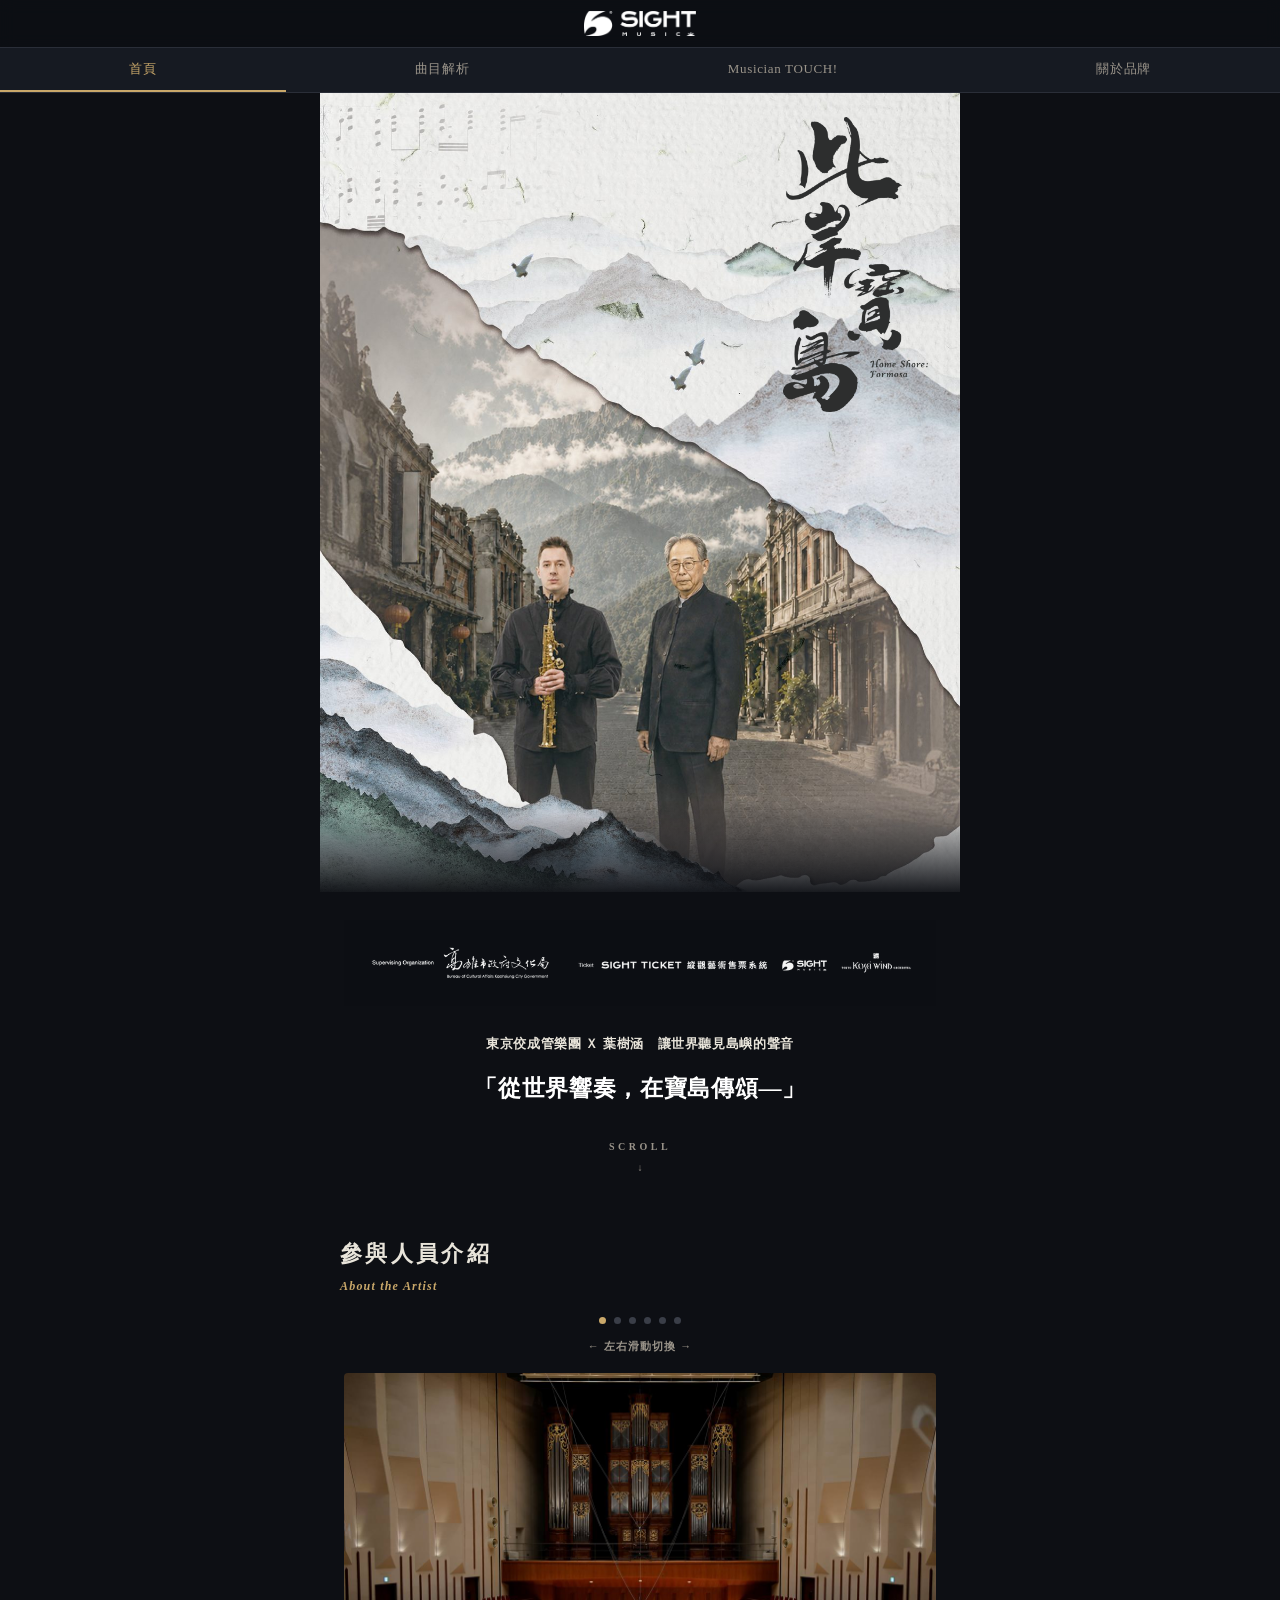
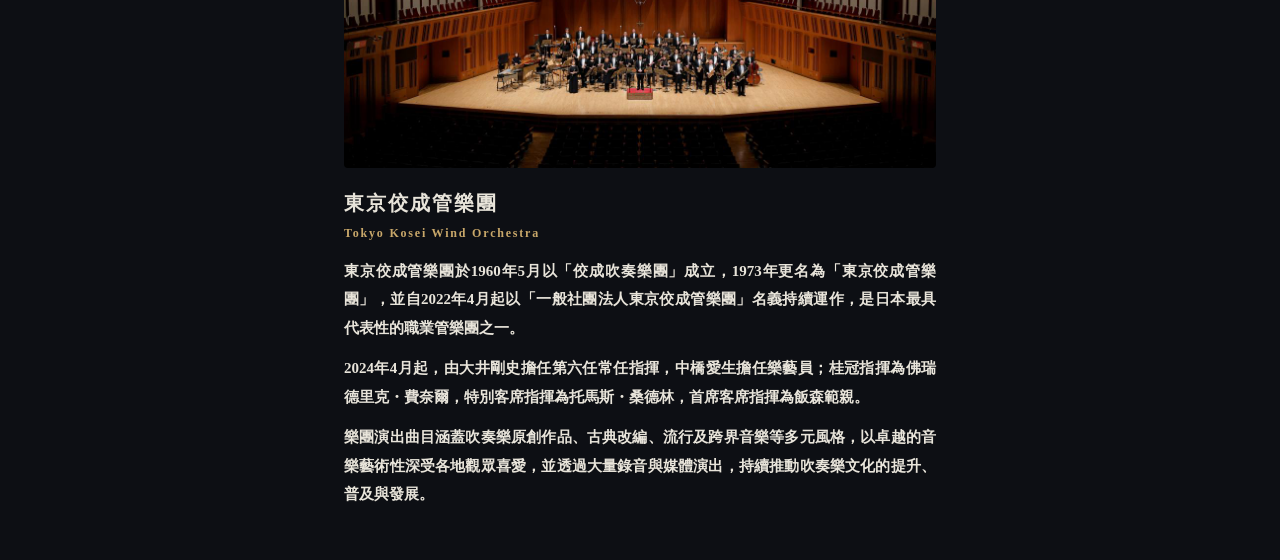
<file: nfc/homeshore/index.html>
<!DOCTYPE html>
<html lang="zh-Hant">
<head>
<meta charset="UTF-8">
<meta name="viewport" content="width=device-width, initial-scale=1, viewport-fit=cover">
<meta name="theme-color" content="#0d0f14">
<title>此岸寶島 Home Shore: Formosa｜SIGHT MUSIC</title>
<link rel="stylesheet" href="style.css">
</head>
<body>

<header id="topbar">
  <button id="brand" aria-label="回到頂端"><img src="img/logo.png" alt="SIGHT MUSIC"></button>
</header>

<nav id="tabs">
  <button class="tab active" data-page="home">首頁</button>
  <button class="tab" data-page="program">曲目解析</button>
  <button class="tab" data-page="touch">Musician TOUCH!</button>
  <button class="tab" data-page="brand">關於品牌</button>
</nav>

<main>

<!-- ========== 首頁（First View + intro） ========== -->
<section id="page-home" class="page active">
  <div class="hero">
    <img src="img/hero.jpg" alt="此岸寶島主視覺">
    <img class="hero-title-ink" src="img/title.png" alt="此岸寶島 Home Shore: Formosa">
    <div class="hero-fade"></div>
  </div>
  <div class="intro">
    <img class="sponsors" src="img/sponsors.png" alt="Supervising Organization 高雄市政府文化局・SIGHT TICKET 縱觀藝術售票系統・SIGHT MUSIC・TOKYO KOSEI WIND ORCHESTRA">
    <p class="allworks">東京佼成管樂團 Ｘ 葉樹涵　讓世界聽見島嶼的聲音</p>
    <p class="quote">「從世界響奏，在寶島傳頌—」</p>
    <p class="scroll-hint">SCROLL<span class="arrow">↓</span></p>
  </div>

  <!-- 演出者（Slider）：與首頁合併為同一頁，主視覺往下滑就是樂團介紹 -->
  <div class="artist-block">
    <h2>參與人員介紹 <span class="en">About the Artist</span></h2>
    <div class="dots" id="artist-dots"></div>
    <p class="hint">← 左右滑動切換 →</p>
    <div class="slider" id="artist-slider">
      <article class="slide">
        <img src="img/ensemble.jpg" alt="東京佼成管樂團">
        <h3>東京佼成管樂團 <span class="role">Tokyo Kosei Wind Orchestra</span></h3>
        <p>東京佼成管樂團於1960年5月以「佼成吹奏樂團」成立，1973年更名為「東京佼成管樂團」，並自2022年4月起以「一般社團法人東京佼成管樂團」名義持續運作，是日本最具代表性的職業管樂團之一。</p>
        <p>2024年4月起，由大井剛史擔任第六任常任指揮，中橋愛生擔任樂藝員；桂冠指揮為佛瑞德里克・費奈爾，特別客席指揮為托馬斯・桑德林，首席客席指揮為飯森範親。</p>
        <p>樂團演出曲目涵蓋吹奏樂原創作品、古典改編、流行及跨界音樂等多元風格，以卓越的音樂藝術性深受各地觀眾喜愛，並透過大量錄音與媒體演出，持續推動吹奏樂文化的提升、普及與發展。</p>
        <div class="roster">
          <p class="roster-title">團員名單</p>
          <p><span>指揮</span><span class="names"><i class="nm">大井剛史</i></span></p>
          <p><span>Picc.</span><span class="names"><i class="nm">丸田悠太</i></span></p>
          <p><span>Fl.</span><span class="names"><i class="nm">白戸美帆</i>、<i class="nm">坂本伽耶</i></span></p>
          <p><span>Ob.</span><span class="names"><i class="nm">大庭蓉子</i>、<i class="nm">桜田昌子</i></span></p>
          <p><span>E. Hn.</span><span class="names"><i class="nm">藤原博司</i></span></p>
          <p><span>Fg.</span><span class="names"><i class="nm">柿沼麻美</i>、<i class="nm">垣内紀子</i>、<i class="nm">大内洋介</i></span></p>
          <p><span>Es Cl.</span><span class="names"><i class="nm">松生知子</i></span></p>
          <p><span>B♭Cl. 1st</span><span class="names"><i class="nm">野田祐太郎</i>、<i class="nm">林裕子</i>、<i class="nm">近野千昌</i></span></p>
          <p><span>B♭Cl. 2nd</span><span class="names"><i class="nm">大浦綾子</i>、<i class="nm">河西拓也</i>、<i class="nm">森卓也</i></span></p>
          <p><span>B♭Cl. 3rd</span><span class="names"><i class="nm">徳武敦</i>、<i class="nm">後藤榛花</i>、<i class="nm">小野寺緑</i></span></p>
          <p><span>A. Cl.</span><span class="names"><i class="nm">石田勝</i></span></p>
          <p><span>B. Cl.</span><span class="names"><i class="nm">泊明里</i></span></p>
          <p><span>CB. Cl.</span><span class="names"><i class="nm">佐藤義人</i></span></p>
          <p><span>A. Sax</span><span class="names"><i class="nm">林田祐和</i>、<i class="nm">五十嵐健太</i>、<i class="nm">江川良子</i></span></p>
          <p><span>T. Sax</span><span class="names"><i class="nm">松井宏幸</i>、<i class="nm">宮越敦士</i></span></p>
          <p><span>B. Sax</span><span class="names"><i class="nm">栃尾克樹</i></span></p>
          <p><span>Tp.</span><span class="names"><i class="nm">奥山泰三</i>、<i class="nm">河原史弥</i>、<i class="nm">講崎里穂</i>、<i class="nm">佐藤成美</i>、<i class="nm">瀬戸口茜</i>、<i class="nm">中嶋尚也</i></span></p>
          <p><span>Hn.</span><span class="names"><i class="nm">堀風翔</i>、<i class="nm">小助川大河</i>、<i class="nm">小山千鶴</i>、<i class="nm">藤井春香</i></span></p>
          <p><span>Tb.</span><span class="names"><i class="nm">石村源海</i>、<i class="nm">岩石茉奈</i>、<i class="nm">上田愛香</i></span></p>
          <p><span>B. Tb.</span><span class="names"><i class="nm">恵藤康充</i></span></p>
          <p><span>Euph.</span><span class="names"><i class="nm">岩黒綾乃</i>、<i class="nm">佐藤悠光</i></span></p>
          <p><span>Tuba</span><span class="names"><i class="nm">池田侑太</i>、<i class="nm">中山彰</i></span></p>
          <p><span>Cb.</span><span class="names"><i class="nm">前田芳彰</i></span></p>
          <p><span>Timp.</span><span class="names"><i class="nm">坂本雄希</i></span></p>
          <p><span>Perc.</span><span class="names"><i class="nm">和田光世</i>、<i class="nm">大河原渉</i>、<i class="nm">久米彩音</i>、<i class="nm">古賀優</i>、<i class="nm">武山芳史</i>、<i class="nm">土屋吉弘</i>、<i class="nm">三橋敦</i></span></p>
          <p><span>Harp</span><span class="names"><i class="nm">安井わかな</i></span></p>
          <p><span>事務職員</span><span class="names"><i class="nm">勝川本久</i>、<i class="nm">篠原華</i>、<i class="nm">佐原由起</i>、<i class="nm">梅津敦</i>、<i class="nm">森奈那子</i>、<i class="nm">古畑玲</i></span></p>
        </div>
      </article>
      <article class="slide">
        <img src="img/conductor.jpg" alt="大井剛史">
        <h3>大井剛史 <span class="role">指揮｜東京佼成管樂團常任指揮</span></h3>
        <p>17歲起師事松尾葉子學習指揮。畢業於東京藝術大學指揮科，並完成該校研究所指揮專業課程，曾接受若杉弘、岩城宏之等名家指導。1996年獲頒安宅賞。其後於瑞士、義大利各地舉辦的夏季大師班中，接受 Levine、Masur、Gelmetti、Carapchevsky 等指揮家指導。</p>
        <p>2007年至2009年間於捷克愛樂管弦樂團研修。2008年於Antonio Pedrotti 國際指揮大賽獲得第二名。在學期間即於東京二期會、新國立劇場等歌劇製作中擔任助理指揮，並於2002年指揮德布西歌劇《佩利亞斯與梅麗桑德》正式出道。此後除歌劇外，也廣泛參與芭蕾、音樂劇、日本舞踊等各類舞台製作的指揮工作。</p>
        <p>歷任仙台愛樂管弦樂團助理指揮（2000–2001）、新愛樂管弦樂團千葉（現千葉交響樂團）常任指揮（2009–2016）、山形交響樂團指揮（2009–2013）、同團正指揮（2013–2017），以及東京佼成管樂團正指揮（2014–2024）。此外，也曾指揮日本全國各大主要管弦樂團。</p>
        <p>其曲目涉獵極為廣泛，以傳統管弦樂及管樂作品為核心，同時涵蓋當代音樂首演、電玩音樂、電影配樂、流行音樂等各種類型。並透過附有導聆談話的音樂會、兒童音樂會等形式，致力於讓更多不同年齡層的觀眾親近並享受音樂。</p>
        <p>現任東京藝術大學音樂學部器樂科客座教授（管樂）、尚美音樂學院專門學校客座教授。</p>
      </article>
      <article class="slide">
        <img src="img/yeh.jpg" alt="葉樹涵">
        <h3>葉樹涵 <span class="role">客席指揮</span></h3>
        <p>臺灣具代表性的小號演奏家與管樂指揮。畢業於國立臺灣師範大學音樂系，1982年獲法國政府獎學金赴法深造，進入法國國立巴黎音樂院，師事 Marcel Lagorce，1984年以最短年限取得小號演奏第一獎文憑，並獲全體評審一致通過。返臺後曾任國家交響樂團首席小號，長年活躍於演奏、指揮及音樂教育領域；專輯《五個驚嘆號》更獲金曲獎最佳演奏專輯製作人獎。</p>
        <p>除演奏家身分外，葉樹涵亦長期投入臺灣管樂發展，擔任幼獅管樂團指揮多年，帶領青年音樂家參與國內外演出，並曾任亞太管樂協會會長、臺灣管樂協會會長等職，持續推動管樂教育與國際交流。</p>
        <p>與東京佼成管樂團之間亦有深厚淵源，過往曾三度以小號演奏家身分與樂團合作；2026年再度同台，則是雙方多年交流以來，葉樹涵首次以指揮身分站上東京佼成管樂團指揮台，從獨奏家到指揮，以不同角色延續彼此在管樂舞台上的合作。</p>
      </article>
      <article class="slide">
        <img src="img/nikita.jpg" alt="Nikita Zimin">
        <h3>Nikita Zimin <span class="role">薩克斯風音樂家</span></h3>
        <p>俄羅斯當代古典薩克斯風界的重要代表人物。畢業於俄羅斯格涅辛音樂學院，師事俄羅斯古典薩克斯風名家 Margarita Shaposhnikova，後赴巴黎國立高等音樂舞蹈學院深造，師事 Claude Delangle，融合俄羅斯與法國兩大古典薩克斯風學派的養成背景。</p>
        <p>Nikita Zimin 活躍於國際大賽舞台，2009年於德國 Aeolus 國際管樂大賽獲 Grand Prix；2010年首度挑戰 Adolphe Sax 國際薩克斯風大賽即獲第二名，並於2014年再度參賽，一舉奪下首獎，奠定其於國際古典薩克斯風樂壇的重要地位。</p>
        <p>除獨奏舞台外，Zimin 亦長期投入薩克斯風藝術的國際交流與推廣，現為 Selmer Paris 藝術家、Moscow Saxophone Quartet 成員，並活躍於世界各地音樂節、大師班及國際賽事。</p>
        <p>2026年7月，Zimin甫率領莫斯科薩克斯風四重奏來臺，首度與東京佼成管樂團同台演出，在國家音樂廳的精彩合作獲得全場熱烈迴響；時隔僅一個月，雙方再度攜手，本次 Zimin 將以獨奏家身分演繹 Vincent David《Reflets》，延續彼此在舞台上的音樂對話。</p>
      </article>
      <article class="slide">
        <img src="img/host1.jpg" alt="邢子青" style="object-fit: contain">
        <h3>邢子青 <span class="role">主持人</span></h3>
        <p>臺灣資深廣播節目主持人、製作人及古典音樂導聆人。出身法律學院，後跨足廣播領域，長期服務於愛樂電台（Philharmonic Radio），曾任資深節目製作及主持人，以自然感性的主持風格、精緻選曲與溫暖沉穩的嗓音深受聽眾喜愛，主持《早安，愛樂！》、《台北歌劇院》等古典音樂節目逾20年。</p>
        <p>廣播生涯中曾榮獲新聞局「廣播電視社會建設獎」、文建會「廣播文化獎優良文化節目」佳作獎，並多次入圍廣播金鐘獎節目及主持人獎項，亦曾受邀擔任金鼎獎、廣播金鐘獎評審委員。</p>
        <p>除廣播工作外，邢子青長年活躍於古典音樂推廣與現場演出，曾與國家交響樂團、臺北市立交響樂團、國家國樂團、臺北市立國樂團、臺北愛樂等團隊合作，並於公共電視、中國電視公司主持歌劇導聆節目。多年來亦持續擔任國家兩廳院、衛武營等藝文場館之音樂導聆與講座主講人；自2021年起與國家交響樂團合作製播 Podcast，以深入而親切的方式，持續拉近古典音樂與大眾之間的距離。</p>
      </article>
      <article class="slide">
        <img src="img/host3.jpg" alt="佐藤淳一" style="object-fit: contain">
        <h3>佐藤淳一 <span class="role">薩克斯風音樂家｜曲目解析</span></h3>
        <p>出生於日本千葉縣。畢業於洗足學園音樂大學，並以首席成績完成該校大學院管打樂器專攻碩士課程，之後取得東京藝術大學大學院音樂研究科博士學位，成為日本首位於薩克斯風領域取得博士學位的音樂家。</p>
        <p>在學期間即展開演奏活動，並獲東京藝術大學推薦，於「奏樂堂出道音樂會系列」舉行個人獨奏會，正式以獨奏家身分出道。曾受邀參與東京歌劇城文化財團主辦的「B→C獨奏會」，並在多個基金會及文化團體的資助下，持續舉辦多場個人獨奏會。</p>
        <p>其演奏足跡遍及歐洲、北美及亞洲各國。2024年受邀擔任亞太薩克斯風學院講師，並於音樂節盛會音樂會中擔任獨奏，與RSU管弦樂團合作演出。此外，他亦獲選為第20屆世界薩克斯風大會協奏曲獨奏家，與哈爾濱交響樂團合作，在中國首演坂田直樹的作品《被偷走的地平線》。</p>
        <p>除演奏活動外，他亦曾於巴黎國立高等音樂舞蹈學院、紐約曼哈頓音樂學院、蒙特克萊爾州立大學、國立臺北藝術大學、東京藝術大學及大阪音樂大學等日本國內外大學與音樂院，舉辦多場大師班、講座及音樂會。</p>
        <p>現任北海道教育大學旭川校副教授，並兼任岩見澤校講師；同時擔任札幌大谷大學及北翔大學兼任講師。為 Selmer 藝術家。</p>
        <p><a href="http://saxolab.net" target="_blank" rel="noopener">官方網站　saxolab.net</a></p>
      </article>
    </div>
  </div>

  <button id="back-to-top" class="fab" aria-label="回到首頁頂端">↑</button>
</section>

<!-- ========== 曲目解析（翻書） ========== -->
<section id="page-program" class="page">
  <h2>曲目解析 <span class="en">About the Program</span></h2>
  <div class="toolbar">
    <div class="font-size">
      <button id="font-minus" aria-label="縮小文字">A−</button>
      <button id="font-plus" aria-label="放大文字">A＋</button>
    </div>
  </div>
  <div class="book" id="book">
    <div class="book-page" id="book-content"></div>
    <button class="book-nav prev" id="book-prev" aria-label="上一頁"></button>
    <button class="book-nav next" id="book-next" aria-label="下一頁"></button>
  </div>
  <div class="book-footer">
    <span id="book-pos"></span>
    <span class="hint">點擊左右邊緣翻頁</span>
  </div>
</section>

<!-- ========== Musician TOUCH ========== -->
<section id="page-touch" class="page">
  <h2>Musician TOUCH!</h2>
  <p class="quote">「輕觸，開啟無限可能。」</p>
  <p class="body-text">輕觸手機，透過 NFC 感應，即可接收本場次的完整節目資訊。透過電子節目手冊，將你喜歡的音樂家收藏在手。</p>
  <div class="carousel" aria-label="本場音樂會 NFC 卡片">
    <div class="car-track" id="car-track-2"></div>
  </div>
  <div class="carousel" aria-label="精彩回顧 NFC 卡片">
    <div class="car-track" id="car-track-1"></div>
  </div>
  <p class="hint">點擊卡片，手指拖曳可 3D 翻面檢視</p>
</section>

<!-- ========== 關於品牌 ========== -->
<section id="page-brand" class="page">
  <h2>關於品牌 <span class="en">SIGHT INTERNATIONAL</span></h2>
  <div class="brand-text">
    <p>縱觀藝術成立於2020年，致力於推動臺灣音樂演藝產業國際化。</p>
    <p>2023年，縱觀藝術於荷蘭設立海外分公司，並持續規劃拓展日本及中國市場，逐步建立國際合作與營運網絡。</p>
    <p>近年來，業務逐步拓展至演藝經紀、國際節目策劃、藝人公關及音樂產品代理，持續促進臺灣與國際音樂產業之間的交流與合作。</p>
    <p>2025年，縱觀藝術與東京佼成管樂團簽訂臺灣地區業務代理合作，並陸續與國際音樂家及團體 Nikita Zimin、松下洋、Moscow Saxophone Quartet、Brian Liao 等簽訂全球代理合作契約，正式邀請其加入 SIGHT Artist 行列。</p>
    <p>此外，縱觀藝術亦與多個國際音樂品牌建立合作關係，引進 AR Resonance、STEUER 等專業音樂品牌。</p>
    <p class="brand-sub">重要活動</p>
    <p class="brand-events">2024年｜舉辦 SIGHT MUSIC 臺灣國際音樂營<br>2025年｜成為 AR Resonance 品牌臺灣區總代理<br>2025年｜擔任世界薩克斯風年會協辦單位<br>2025年｜成為東京佼成管樂團臺灣地區業務代理</p>
  </div>
  <a href="https://www.sight-ec.com/" target="_blank" rel="noopener">
    <img class="full-img" loading="lazy" src="img/collection.jpg" alt="SIGHT COLLECTION — 前往線上商店">
  </a>
  <img class="brand-logo" src="img/logo.png" alt="SIGHT MUSIC">
  <a class="ticket-link" href="https://ticket.sight-music.com/" target="_blank" rel="noopener">SIGHT TICKET 售票網站</a>
  <div class="social">
    <a href="https://www.facebook.com/SIGHT.0721" target="_blank" rel="noopener" aria-label="Facebook">
      <svg viewBox="0 0 24 24"><path d="M13.5 21v-7h2.4l.4-3h-2.8V9.1c0-.9.3-1.5 1.6-1.5h1.3V4.9c-.3 0-1.1-.1-2-.1-2 0-3.4 1.2-3.4 3.5V11H8.5v3H11v7h2.5z"/></svg>
    </a>
    <a href="https://www.instagram.com/sight_international/" target="_blank" rel="noopener" aria-label="Instagram">
      <svg viewBox="0 0 24 24"><path d="M12 4.5c2.4 0 2.7 0 3.7.1 1 0 1.5.2 1.9.3.5.2.8.4 1.1.7.3.3.5.6.7 1.1.1.4.3.9.3 1.9.1 1 .1 1.3.1 3.7s0 2.7-.1 3.7c0 1-.2 1.5-.3 1.9-.2.5-.4.8-.7 1.1-.3.3-.6.5-1.1.7-.4.1-.9.3-1.9.3-1 .1-1.3.1-3.7.1s-2.7 0-3.7-.1c-1 0-1.5-.2-1.9-.3-.5-.2-.8-.4-1.1-.7-.3-.3-.5-.6-.7-1.1-.1-.4-.3-.9-.3-1.9-.1-1-.1-1.3-.1-3.7s0-2.7.1-3.7c0-1 .2-1.5.3-1.9.2-.5.4-.8.7-1.1.3-.3.6-.5 1.1-.7.4-.1.9-.3 1.9-.3 1-.1 1.3-.1 3.7-.1zM12 3c-2.4 0-2.8 0-3.7.1-1 0-1.6.2-2.2.4-.6.2-1.1.6-1.6 1-.5.5-.8 1-1 1.6-.2.6-.4 1.2-.4 2.2C3 9.2 3 9.6 3 12s0 2.8.1 3.7c0 1 .2 1.6.4 2.2.2.6.6 1.1 1 1.6.5.5 1 .8 1.6 1 .6.2 1.2.4 2.2.4.9.1 1.3.1 3.7.1s2.8 0 3.7-.1c1 0 1.6-.2 2.2-.4.6-.2 1.1-.6 1.6-1 .5-.5.8-1 1-1.6.2-.6.4-1.2.4-2.2.1-.9.1-1.3.1-3.7s0-2.8-.1-3.7c0-1-.2-1.6-.4-2.2-.2-.6-.6-1.1-1-1.6-.5-.5-1-.8-1.6-1-.6-.2-1.2-.4-2.2-.4C14.8 3 14.4 3 12 3zm0 4.4a4.6 4.6 0 100 9.2 4.6 4.6 0 000-9.2zM12 15a3 3 0 110-6 3 3 0 010 6zm5.9-7.8a1.1 1.1 0 11-2.2 0 1.1 1.1 0 012.2 0z"/></svg>
    </a>
    <a href="https://line.me/R/ti/p/@836pqtzr?oat_content=url&ts=09172036" target="_blank" rel="noopener" aria-label="LINE">
      <svg viewBox="0 0 24 24"><path d="M12 3.5c-5 0-9 3.3-9 7.3 0 3.6 3.2 6.6 7.5 7.2.3.1.7.2.8.5.1.2 0 .6 0 .8l-.1.8c0 .2-.2.9.8.5s5.2-3.1 7.1-5.3c1.3-1.4 1.9-2.8 1.9-4.5 0-4-4-7.3-9-7.3zM8.1 13.1H6.3a.5.5 0 01-.5-.5V9.1a.5.5 0 011 0v3h1.3a.5.5 0 010 1zm1.9-.5a.5.5 0 01-1 0V9.1a.5.5 0 011 0v3.5zm4.3 0a.5.5 0 01-.9.3l-1.8-2.5v2.2a.5.5 0 01-1 0V9.1a.5.5 0 01.9-.3l1.8 2.5V9.1a.5.5 0 011 0v3.5zm2.9-2.3a.5.5 0 010 1h-1.3v.8h1.3a.5.5 0 010 1h-1.8a.5.5 0 01-.5-.5V9.1a.5.5 0 01.5-.5h1.8a.5.5 0 010 1h-1.3v.7h1.3z"/></svg>
    </a>
    <a href="https://www.youtube.com/@SIGHT_International" target="_blank" rel="noopener" aria-label="YouTube">
      <svg viewBox="0 0 24 24"><path d="M21.6 7.2a2.5 2.5 0 00-1.8-1.8C18.3 5 12 5 12 5s-6.3 0-7.8.4A2.5 2.5 0 002.4 7.2 26 26 0 002 12c0 1.6.1 3.2.4 4.8a2.5 2.5 0 001.8 1.8c1.5.4 7.8.4 7.8.4s6.3 0 7.8-.4a2.5 2.5 0 001.8-1.8c.3-1.6.4-3.2.4-4.8s-.1-3.2-.4-4.8zM10 15V9l5.2 3L10 15z"/></svg>
    </a>
  </div>
  <footer>COPYRIGHT © 2026 SIGHT MUSIC Inc.</footer>
</section>

</main>

<!-- 卡片 3D 檢視器 -->
<div id="card-viewer" class="viewer" hidden>
  <div class="viewer-backdrop" id="viewer-backdrop"></div>
  <div class="viewer-stage">
    <div class="card3d" id="card3d">
      <img class="face front" id="face-front" alt="卡片正面">
      <img class="face back" src="img/card-back.jpg" alt="卡片背面">
      <span class="ply" style="--i:-0.35"></span>
      <span class="ply" style="--i:-0.17"></span>
      <span class="ply" style="--i:0"></span>
      <span class="ply" style="--i:0.17"></span>
      <span class="ply" style="--i:0.35"></span>
    </div>
  </div>
  <button class="viewer-close" id="viewer-close" aria-label="關閉">×</button>
  <p class="viewer-hint">拖曳左右翻轉　・　點擊空白處關閉</p>
</div>

<script src="data.js"></script>
<script src="app.js"></script>
</body>
</html>
</file>
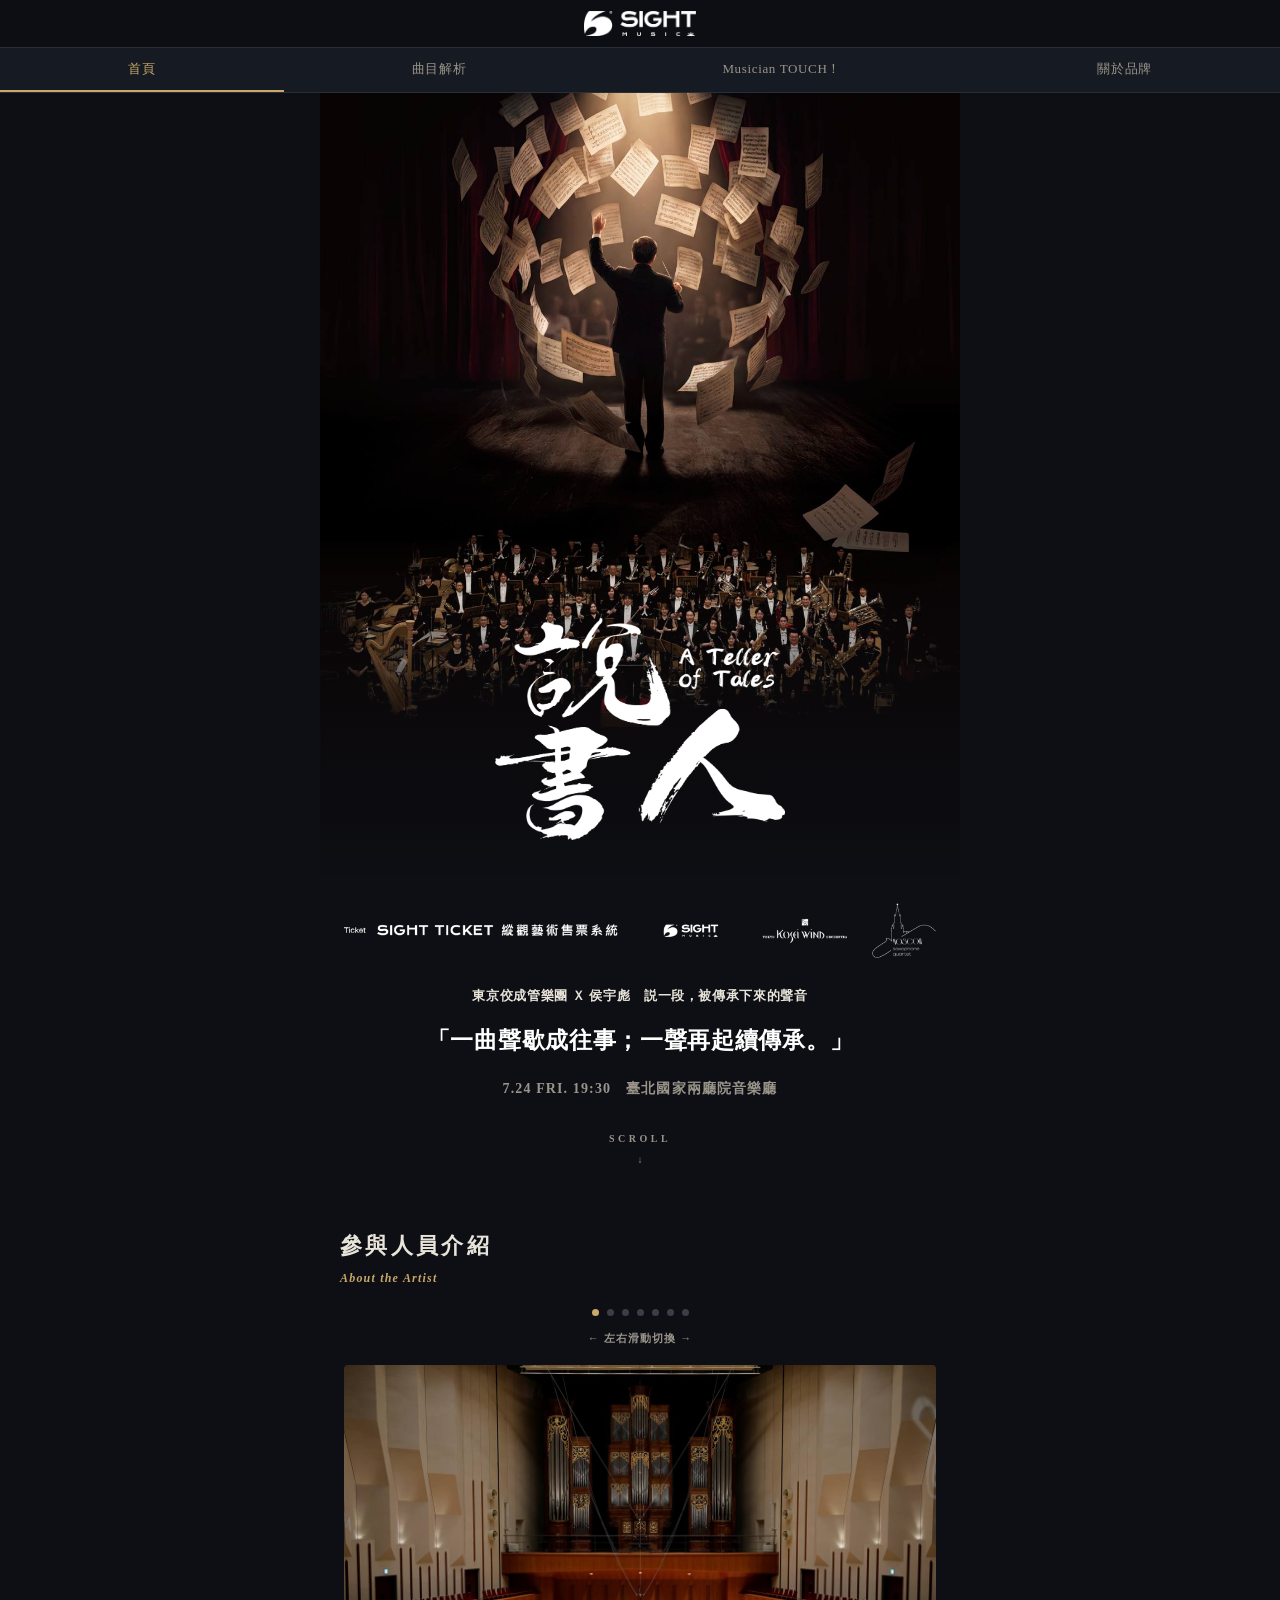
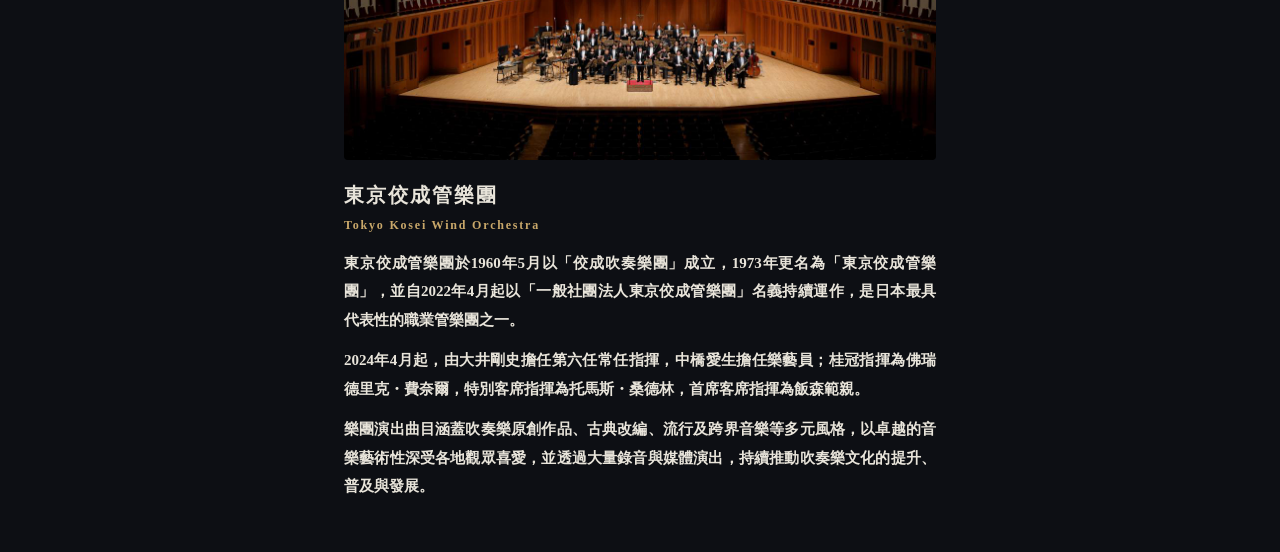
<file: nfc/storyteller/index.html>
<!DOCTYPE html>
<html lang="zh-Hant">
<head>
<meta charset="UTF-8">
<meta name="viewport" content="width=device-width, initial-scale=1, viewport-fit=cover">
<meta name="theme-color" content="#0d0f14">
<title>說書人 A Teller of Tales｜SIGHT MUSIC</title>
<link rel="stylesheet" href="style.css">
</head>
<body>

<header id="topbar">
  <button id="brand" aria-label="回到頂端"><img src="img/logo.png" alt="SIGHT MUSIC"></button>
</header>

<nav id="tabs">
  <button class="tab active" data-page="home">首頁</button>
  <button class="tab" data-page="program">曲目解析</button>
  <button class="tab" data-page="touch">Musician TOUCH！</button>
  <button class="tab" data-page="brand">關於品牌</button>
</nav>

<main>

<!-- ========== 首頁（First View + intro） ========== -->
<section id="page-home" class="page active">
  <div class="hero">
    <img src="img/hero.jpg" alt="說書人主視覺">
    <div class="hero-text">
      <img class="hero-title" src="img/title.png" alt="說書人 A Teller of Tales">
    </div>
  </div>
  <div class="intro">
    <img class="sponsors" src="img/sponsors.png" alt="SIGHT TICKET 縱觀藝術售票系統・SIGHT MUSIC・KOSEI WIND・Moscow Saxophone Quartet">
    <p class="allworks">東京佼成管樂團 Ｘ 侯宇彪　説一段，被傳承下來的聲音</p>
    <p class="quote">「一曲聲歇成往事；一聲再起續傳承。」</p>
    <p class="showdate">7.24 FRI. 19:30　臺北國家兩廳院音樂廳</p>
    <p class="scroll-hint">SCROLL<span class="arrow">↓</span></p>
  </div>

  <!-- 演出者（Slider）：與首頁合併為同一頁，主視覺往下滑就是樂團介紹 -->
  <div class="artist-block">
    <h2>參與人員介紹 <span class="en">About the Artist</span></h2>
    <div class="dots" id="artist-dots"></div>
    <p class="hint">← 左右滑動切換 →</p>
    <div class="slider" id="artist-slider">
      <article class="slide">
        <img src="img/ensemble.jpg" alt="東京佼成管樂團">
        <h3>東京佼成管樂團 <span class="role">Tokyo Kosei Wind Orchestra</span></h3>
        <p>東京佼成管樂團於1960年5月以「佼成吹奏樂團」成立，1973年更名為「東京佼成管樂團」，並自2022年4月起以「一般社團法人東京佼成管樂團」名義持續運作，是日本最具代表性的職業管樂團之一。</p>
        <p>2024年4月起，由大井剛史擔任第六任常任指揮，中橋愛生擔任樂藝員；桂冠指揮為佛瑞德里克・費奈爾，特別客席指揮為托馬斯・桑德林，首席客席指揮為飯森範親。</p>
        <p>樂團演出曲目涵蓋吹奏樂原創作品、古典改編、流行及跨界音樂等多元風格，以卓越的音樂藝術性深受各地觀眾喜愛，並透過大量錄音與媒體演出，持續推動吹奏樂文化的提升、普及與發展。</p>
        <div class="roster">
          <p class="roster-title">團員名單</p>
          <p><span>指揮</span>大井剛史</p>
          <p><span>樂團首席</span>林裕子</p>
          <p><span>Picc.</span>工藤美幸（Fl）</p>
          <p><span>Fl.</span>坂本伽耶、白戸美帆、西岡あかね、東佳音</p>
          <p><span>Ob.</span>石井智章、笹平幸那</p>
          <p><span>E. Hn.</span>藤原博司</p>
          <p><span>Fg.</span>柿沼麻美、栗林愛理</p>
          <p><span>C. Fg.</span>君塚広明</p>
          <p><span>Es Cl.</span>松生知子</p>
          <p><span>B♭Cl.</span>林裕子*、本田有里恵、浦畑尚吾、野田祐太郎、後藤榛花、近野千昌、徳武敦、河西拓也、小野寺綠</p>
          <p><span>B. Cl.</span>泊明里、森卓也</p>
          <p><span>CB. Cl.</span>草野裕輝</p>
          <p><span>Sax</span>都築惇、江川良子、宮越敦士、本堂誠</p>
          <p><span>Tp.</span>河原史弥、閏間健太、川村大、後藤慎介、富岡彩乃、依田泰幸</p>
          <p><span>Hn.</span>堀風翔、小山千鶴、佐藤文香、藤井春香、山下裕也</p>
          <p><span>Tb.</span>今村岳志、安久津理子、竹内優彦、山内正博</p>
          <p><span>B. Tb.</span>恵藤康充</p>
          <p><span>Euph.</span>岩黒綾乃、大山智</p>
          <p><span>Tuba</span>池田侑太、松本匡偉</p>
          <p><span>Cb.</span>前田芳彰</p>
          <p><span>Timp.</span>越中亮太</p>
          <p><span>Perc.</span>石川大樹、岩下美香、柴原誠、西久保友広、二ツ木千由紀、松下真也、山本貢大、定成庸治</p>
          <p><span>Harp</span>神谷朝子</p>
          <p><span>Pf.</span>神原颯大</p>
          <p><span>事務職員</span>篠原華、勝川本久、梅津敦、森奈那子、古畑玲、佐原由起</p>
          <p class="roster-note">* 樂團首席</p>
        </div>
      </article>
      <article class="slide">
        <img src="img/conductor.jpg" alt="侯宇彪">
        <h3>侯宇彪 <span class="role">指揮｜管樂界的說書人</span></h3>
        <p>台灣管樂界重要推手侯宇彪，現任台北青年管樂團藝術總監。數十年投入指揮、教育與推廣，見證並引領台灣管樂文化的傳承與發展。長年致力於管樂教育、演奏推廣與人才培育，對台灣管樂發展具有深遠影響。憑藉豐富的教學與舞台經驗，持續推動國內管樂文化扎根與國際交流，為台灣管樂界重要的領航人物之一。</p>
      </article>
      <article class="slide">
        <img src="img/quartet.jpg" alt="莫斯科薩克斯風四重奏">
        <h3>莫斯科薩克斯風四重奏 <span class="role">Moscow Saxophone Quartet｜響徹極北雪域的頂尖之音</span></h3>
        <p>莫斯科薩克斯風四重奏由 Nikita Zimin 等四位國際間獲獎無數的頂尖音樂家組成，融合豐富經驗的權威與新銳，展現兼具傳承與創新的聲音。演出曲目涵蓋巴洛克至當代，將古典與現代作品交織重現並以細膩改編及默契合奏賦予薩克斯風新生命。每次登台皆以絕妙音色、精確節奏與情感張力展現俄羅斯薩克斯風藝術頂尖水準。</p>
      </article>
      <article class="slide">
        <img src="img/alexander.jpg" alt="Alexander Kuzavov" style="object-fit: contain">
        <h3>Alexander Kuzavov <span class="role">小提琴｜編曲</span></h3>
        <p>出生於莫斯科，畢業於莫斯科柴可夫斯基音樂學院，師事著名小提琴家 Marina Yashvili 教授，並以優異成績完成研究所學業。</p>
        <p>曾榮獲俄羅斯、斯洛維尼亞及突尼西亞等多項國際小提琴比賽與音樂節獎項，包括斯洛維尼亞 Bled 國際小提琴大賽首獎及 EMCY 特別獎。自 2011 年起任職於 Mosconcert，並於肖邦音樂學院擔任教師。</p>
        <p>Kuzavov 活躍於獨奏、室內樂與編曲領域，現為 Noir、4bows 與 Artfonix 弦樂四重奏，以及 Cinematica Ensemble 的成員。自 2011 年起，他亦致力於編曲創作，曾與 Moscow Saxophone Quartet、Marimba Plus、Imperialis Orchestra、Simple Music Orchestra 等知名團體合作，作品廣受演奏家採用。</p>
        <p>除演奏與創作外，他亦長期投入教學，培育出多位國際比賽得獎者，並持續於俄羅斯及海外舉辦獨奏與室內樂演出。</p>
      </article>
      <article class="slide">
        <img src="img/host3.jpg" alt="佐藤淳一" style="object-fit: contain">
        <h3>佐藤淳一 <span class="role">薩克斯風音樂家｜曲目解析</span></h3>
        <p>出生於日本千葉縣。畢業於洗足學園音樂大學，並以首席成績完成該校大學院管打樂器專攻碩士課程，之後取得東京藝術大學大學院音樂研究科博士學位，成為日本首位於薩克斯風領域取得博士學位的音樂家。</p>
        <p>在學期間即展開演奏活動，並獲東京藝術大學推薦，於「奏樂堂出道音樂會系列」舉行個人獨奏會，正式以獨奏家身分出道。曾受邀參與東京歌劇城文化財團主辦的「B→C獨奏會」，並在多個基金會及文化團體的資助下，持續舉辦多場個人獨奏會。</p>
        <p>其演奏足跡遍及歐洲、北美及亞洲各國。2024年受邀擔任亞太薩克斯風學院講師，並於音樂節盛會音樂會中擔任獨奏，與RSU管弦樂團合作演出。此外，他亦獲選為第20屆世界薩克斯風大會協奏曲獨奏家，與哈爾濱交響樂團合作，在中國首演坂田直樹的作品《被偷走的地平線》。</p>
        <p>除演奏活動外，他亦曾於巴黎國立高等音樂舞蹈學院、紐約曼哈頓音樂學院、蒙特克萊爾州立大學、國立臺北藝術大學、東京藝術大學及大阪音樂大學等日本國內外大學與音樂院，舉辦多場大師班、講座及音樂會。</p>
        <p>現任北海道教育大學旭川校副教授，並兼任岩見澤校講師；同時擔任札幌大谷大學及北翔大學兼任講師。為 Selmer 藝術家。</p>
        <p><a href="http://saxolab.net" target="_blank" rel="noopener">官方網站　saxolab.net</a></p>
      </article>
      <article class="slide">
        <img src="img/host1.jpg" alt="邢子青">
        <h3>邢子青 <span class="role">節目主持人｜資深媒體人</span></h3>
        <p>台灣著名的資深廣播節目主持人與製作人，曾長期服務於「愛樂電台（Philharmonic Radio）」，以溫暖沈穩的嗓音主持《早安，愛樂！》、《台北歌劇院》等古典音樂節目逾20年。</p>
      </article>
      <article class="slide">
        <img src="img/host2.jpg" alt="高捷 J Geddes">
        <h3>高捷（J Geddes） <span class="role">THE STORY 主持人</span></h3>
        <p>現為 TPO Funk 創辦人及團長及《博恩夜夜秀》音樂總監。曾擔任多位華語音樂頂尖歌手與音樂人的銅管編曲、錄音室樂手，榮獲 2024 金馬獎「最佳主題曲」：《鬼才知道》王若琳作品之管樂編曲。</p>
      </article>
    </div>
  </div>

  <button id="back-to-top" class="fab" aria-label="回到首頁頂端">↑</button>
</section>

<!-- ========== 曲目解析（翻書） ========== -->
<section id="page-program" class="page">
  <h2>曲目解析 <span class="en">About the Program</span></h2>
  <div class="toolbar">
    <div class="font-size">
      <button id="font-minus" aria-label="縮小文字">A−</button>
      <button id="font-plus" aria-label="放大文字">A＋</button>
    </div>
  </div>
  <div class="book" id="book">
    <div class="book-page" id="book-content"></div>
    <button class="book-nav prev" id="book-prev" aria-label="上一頁"></button>
    <button class="book-nav next" id="book-next" aria-label="下一頁"></button>
  </div>
  <div class="book-footer">
    <span id="book-pos"></span>
    <span class="hint">點擊左右邊緣翻頁</span>
  </div>
</section>

<!-- ========== Musician TOUCH ========== -->
<section id="page-touch" class="page">
  <h2>Musician TOUCH！</h2>
  <p class="quote">「輕觸，開啟無限可能。」</p>
  <p class="body-text">輕觸手機，透過 NFC 感應，即可接收本場次的完整節目資訊。透過電子節目手冊，將你喜歡的音樂家收藏在手。</p>
  <div class="carousel" aria-label="本場音樂會 NFC 卡片">
    <div class="car-track" id="car-track-2"></div>
  </div>
  <div class="carousel" aria-label="精彩回顧 NFC 卡片">
    <div class="car-track" id="car-track-1"></div>
  </div>
  <p class="hint">點擊卡片，手指拖曳可 3D 翻面檢視</p>
</section>

<!-- ========== 關於品牌 ========== -->
<section id="page-brand" class="page">
  <h2>關於品牌 <span class="en">SIGHT INTERNATIONAL</span></h2>
  <div class="brand-text">
    <p>縱觀藝術成立於2020年，致力於推動臺灣音樂演藝產業國際化。</p>
    <p>2023年，縱觀藝術於荷蘭設立海外分公司，並持續規劃拓展日本及中國市場，逐步建立國際合作與營運網絡。</p>
    <p>近年來，業務逐步拓展至演藝經紀、國際節目策劃、藝人公關及音樂產品代理，持續促進臺灣與國際音樂產業之間的交流與合作。</p>
    <p>2025年，縱觀藝術與東京佼成管樂團簽訂臺灣地區業務代理合作，並陸續與國際音樂家及團體 Nikita Zimin、松下洋、Moscow Saxophone Quartet、Brian Liao 等簽訂全球代理合作契約，正式邀請其加入 SIGHT Artist 行列。</p>
    <p>此外，縱觀藝術亦與多個國際音樂品牌建立合作關係，引進 AR Resonance、STEUER 等專業音樂品牌。</p>
    <p class="brand-sub">重要活動</p>
    <p class="brand-events">2024年｜舉辦 SIGHT MUSIC 臺灣國際音樂營<br>2025年｜成為 AR Resonance 品牌臺灣區總代理<br>2025年｜擔任世界薩克斯風年會協辦單位<br>2025年｜成為東京佼成管樂團臺灣地區業務代理</p>
  </div>
  <a href="https://www.sight-ec.com/" target="_blank" rel="noopener">
    <img class="full-img" src="img/collection.jpg" alt="SIGHT COLLECTION — 前往線上商店">
  </a>
  <img class="brand-logo" src="img/logo.png" alt="SIGHT MUSIC">
  <a class="ticket-link" href="https://ticket.sight-music.com/" target="_blank" rel="noopener">SIGHT TICKET 售票網站</a>
  <div class="social">
    <a href="https://www.facebook.com/SIGHT.0721" target="_blank" rel="noopener" aria-label="Facebook">
      <svg viewBox="0 0 24 24"><path d="M13.5 21v-7h2.4l.4-3h-2.8V9.1c0-.9.3-1.5 1.6-1.5h1.3V4.9c-.3 0-1.1-.1-2-.1-2 0-3.4 1.2-3.4 3.5V11H8.5v3H11v7h2.5z"/></svg>
    </a>
    <a href="https://www.instagram.com/sight_international/" target="_blank" rel="noopener" aria-label="Instagram">
      <svg viewBox="0 0 24 24"><path d="M12 4.5c2.4 0 2.7 0 3.7.1 1 0 1.5.2 1.9.3.5.2.8.4 1.1.7.3.3.5.6.7 1.1.1.4.3.9.3 1.9.1 1 .1 1.3.1 3.7s0 2.7-.1 3.7c0 1-.2 1.5-.3 1.9-.2.5-.4.8-.7 1.1-.3.3-.6.5-1.1.7-.4.1-.9.3-1.9.3-1 .1-1.3.1-3.7.1s-2.7 0-3.7-.1c-1 0-1.5-.2-1.9-.3-.5-.2-.8-.4-1.1-.7-.3-.3-.5-.6-.7-1.1-.1-.4-.3-.9-.3-1.9-.1-1-.1-1.3-.1-3.7s0-2.7.1-3.7c0-1 .2-1.5.3-1.9.2-.5.4-.8.7-1.1.3-.3.6-.5 1.1-.7.4-.1.9-.3 1.9-.3 1-.1 1.3-.1 3.7-.1zM12 3c-2.4 0-2.8 0-3.7.1-1 0-1.6.2-2.2.4-.6.2-1.1.6-1.6 1-.5.5-.8 1-1 1.6-.2.6-.4 1.2-.4 2.2C3 9.2 3 9.6 3 12s0 2.8.1 3.7c0 1 .2 1.6.4 2.2.2.6.6 1.1 1 1.6.5.5 1 .8 1.6 1 .6.2 1.2.4 2.2.4.9.1 1.3.1 3.7.1s2.8 0 3.7-.1c1 0 1.6-.2 2.2-.4.6-.2 1.1-.6 1.6-1 .5-.5.8-1 1-1.6.2-.6.4-1.2.4-2.2.1-.9.1-1.3.1-3.7s0-2.8-.1-3.7c0-1-.2-1.6-.4-2.2-.2-.6-.6-1.1-1-1.6-.5-.5-1-.8-1.6-1-.6-.2-1.2-.4-2.2-.4C14.8 3 14.4 3 12 3zm0 4.4a4.6 4.6 0 100 9.2 4.6 4.6 0 000-9.2zM12 15a3 3 0 110-6 3 3 0 010 6zm5.9-7.8a1.1 1.1 0 11-2.2 0 1.1 1.1 0 012.2 0z"/></svg>
    </a>
    <a href="https://line.me/R/ti/p/@836pqtzr?oat_content=url&ts=09172036" target="_blank" rel="noopener" aria-label="LINE">
      <svg viewBox="0 0 24 24"><path d="M12 3.5c-5 0-9 3.3-9 7.3 0 3.6 3.2 6.6 7.5 7.2.3.1.7.2.8.5.1.2 0 .6 0 .8l-.1.8c0 .2-.2.9.8.5s5.2-3.1 7.1-5.3c1.3-1.4 1.9-2.8 1.9-4.5 0-4-4-7.3-9-7.3zM8.1 13.1H6.3a.5.5 0 01-.5-.5V9.1a.5.5 0 011 0v3h1.3a.5.5 0 010 1zm1.9-.5a.5.5 0 01-1 0V9.1a.5.5 0 011 0v3.5zm4.3 0a.5.5 0 01-.9.3l-1.8-2.5v2.2a.5.5 0 01-1 0V9.1a.5.5 0 01.9-.3l1.8 2.5V9.1a.5.5 0 011 0v3.5zm2.9-2.3a.5.5 0 010 1h-1.3v.8h1.3a.5.5 0 010 1h-1.8a.5.5 0 01-.5-.5V9.1a.5.5 0 01.5-.5h1.8a.5.5 0 010 1h-1.3v.7h1.3z"/></svg>
    </a>
    <a href="https://www.youtube.com/@SIGHT_International" target="_blank" rel="noopener" aria-label="YouTube">
      <svg viewBox="0 0 24 24"><path d="M21.6 7.2a2.5 2.5 0 00-1.8-1.8C18.3 5 12 5 12 5s-6.3 0-7.8.4A2.5 2.5 0 002.4 7.2 26 26 0 002 12c0 1.6.1 3.2.4 4.8a2.5 2.5 0 001.8 1.8c1.5.4 7.8.4 7.8.4s6.3 0 7.8-.4a2.5 2.5 0 001.8-1.8c.3-1.6.4-3.2.4-4.8s-.1-3.2-.4-4.8zM10 15V9l5.2 3L10 15z"/></svg>
    </a>
  </div>
  <footer>COPYRIGHT © 2026 SIGHT MUSIC Inc.</footer>
</section>

</main>

<!-- 卡片 3D 檢視器 -->
<div id="card-viewer" class="viewer" hidden>
  <div class="viewer-backdrop" id="viewer-backdrop"></div>
  <div class="viewer-stage">
    <div class="card3d" id="card3d">
      <img class="face front" id="face-front" alt="卡片正面">
      <img class="face back" src="img/card-back.jpg" alt="卡片背面">
      <span class="ply" style="--i:-0.35"></span>
      <span class="ply" style="--i:-0.17"></span>
      <span class="ply" style="--i:0"></span>
      <span class="ply" style="--i:0.17"></span>
      <span class="ply" style="--i:0.35"></span>
    </div>
  </div>
  <button class="viewer-close" id="viewer-close" aria-label="關閉">×</button>
  <p class="viewer-hint">拖曳左右翻轉　・　點擊空白處關閉</p>
</div>

<script src="data.js"></script>
<script src="app.js"></script>
</body>
</html>
</file>
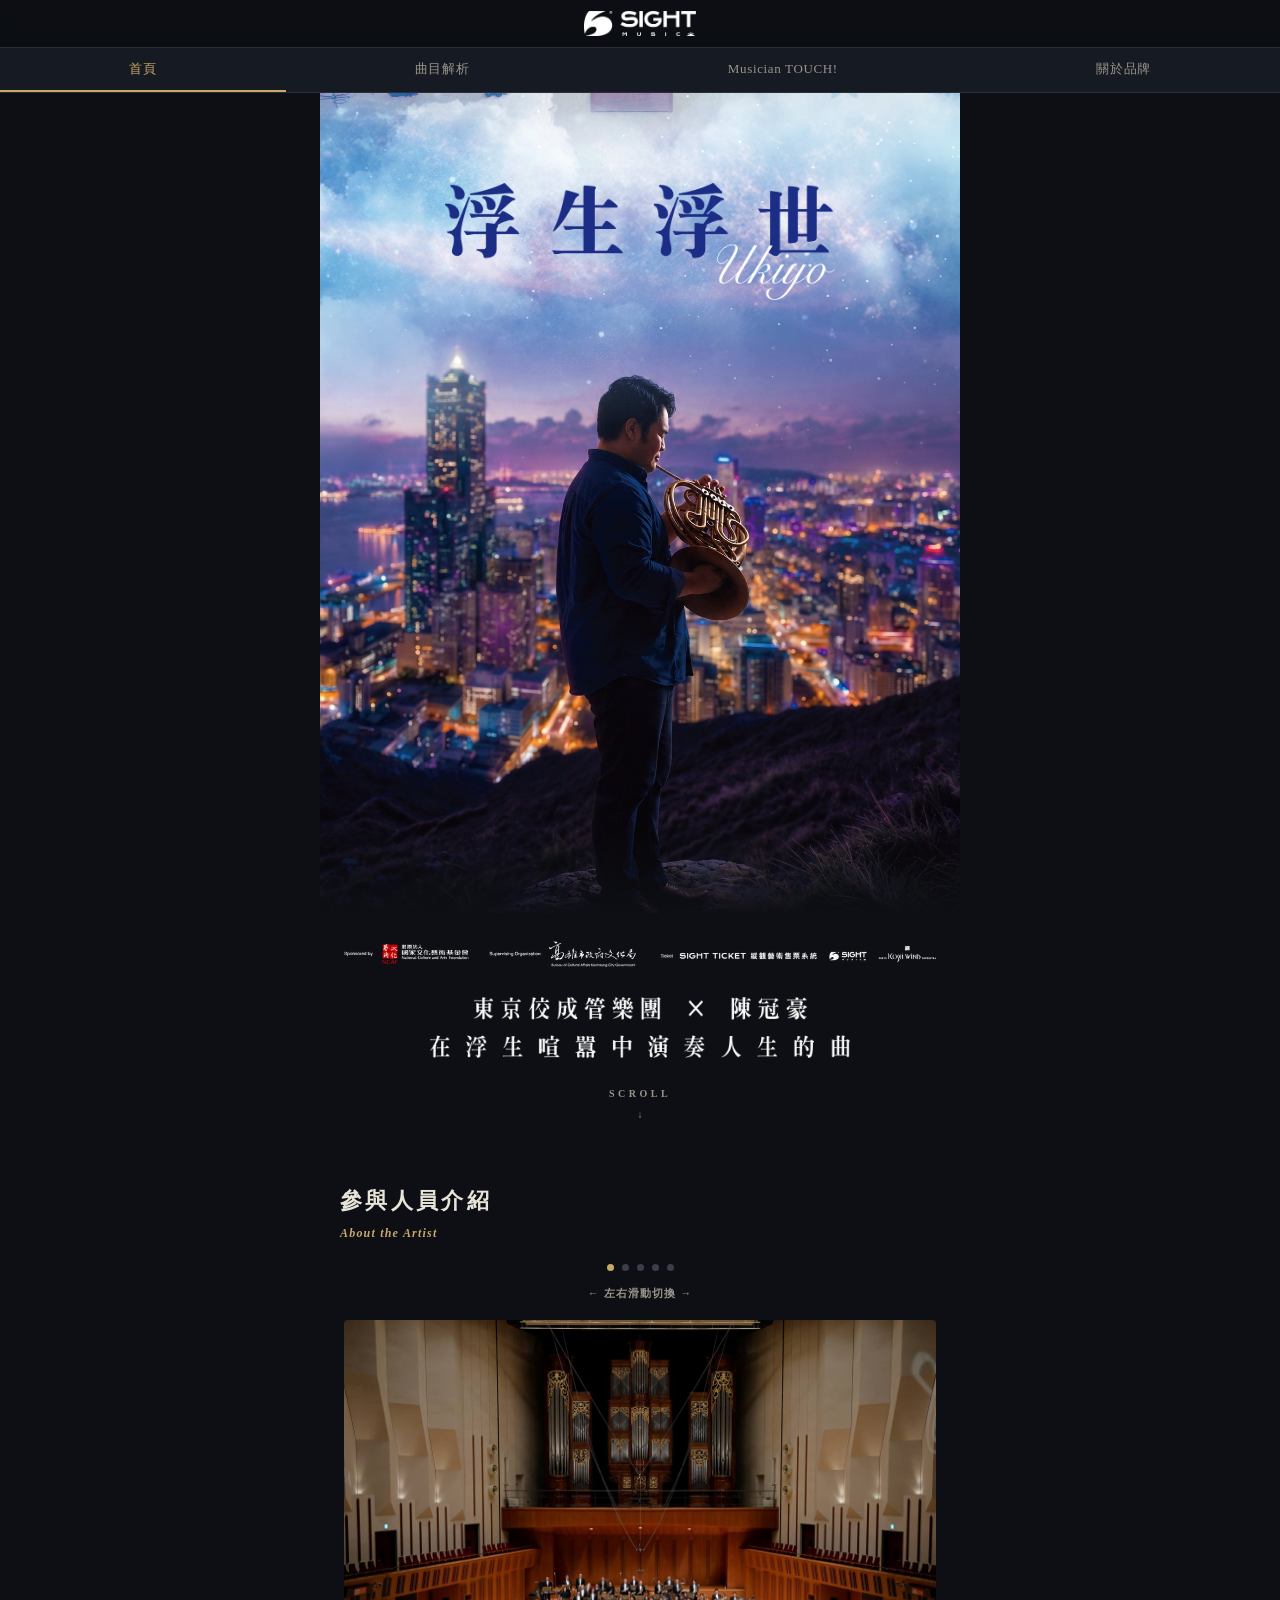
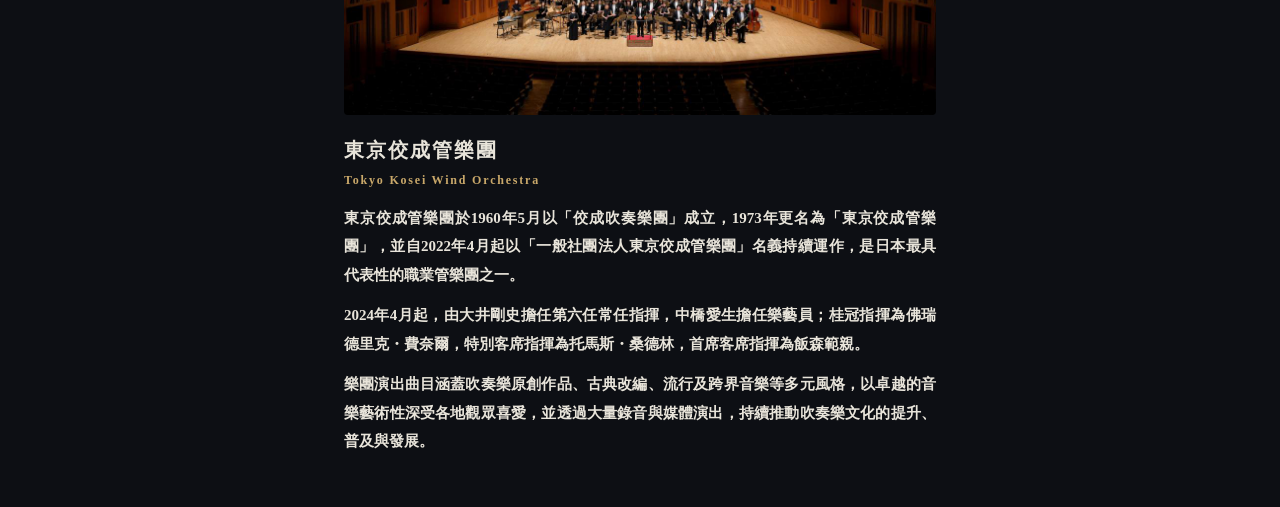
<file: nfc/ukiyo/index.html>
<!DOCTYPE html>
<html lang="zh-Hant">
<head>
<meta charset="UTF-8">
<meta name="viewport" content="width=device-width, initial-scale=1, viewport-fit=cover">
<meta name="theme-color" content="#0d0f14">
<title>浮生浮世 Ukiyo｜SIGHT MUSIC</title>
<link rel="stylesheet" href="style.css">
</head>
<body>

<header id="topbar">
  <button id="brand" aria-label="回到頂端"><img src="img/logo.png" alt="SIGHT MUSIC"></button>
</header>

<nav id="tabs">
  <button class="tab active" data-page="home">首頁</button>
  <button class="tab" data-page="program">曲目解析</button>
  <button class="tab" data-page="touch">Musician TOUCH!</button>
  <button class="tab" data-page="brand">關於品牌</button>
</nav>

<main>

<!-- ========== 首頁（First View + intro） ========== -->
<section id="page-home" class="page active">
  <div class="hero">
    <img src="img/hero.jpg" alt="浮生浮世主視覺">
    <img class="hero-title-ink" src="img/title.png" alt="浮生浮世 Ukiyo">
    <div class="hero-fade"></div>
  </div>
  <div class="intro">
    <img class="sponsors" src="img/sponsors.png" alt="Sponsored by 國家文化藝術基金會・Supervising Organization 高雄市政府文化局・SIGHT TICKET 縱觀藝術售票系統・SIGHT MUSIC・TOKYO KOSEI WIND ORCHESTRA">
    <img class="tagline" src="img/tagline.png" alt="東京佼成管樂團 × 陳冠豪　在浮生喧囂中演奏人生的曲">
    <p class="scroll-hint">SCROLL<span class="arrow">↓</span></p>
  </div>

  <!-- 演出者（Slider）：與首頁合併為同一頁，主視覺往下滑就是樂團介紹 -->
  <div class="artist-block">
    <h2>參與人員介紹 <span class="en">About the Artist</span></h2>
    <div class="dots" id="artist-dots"></div>
    <p class="hint">← 左右滑動切換 →</p>
    <div class="slider" id="artist-slider">
      <article class="slide">
        <img src="img/ensemble.jpg" alt="東京佼成管樂團">
        <h3>東京佼成管樂團 <span class="role">Tokyo Kosei Wind Orchestra</span></h3>
        <p>東京佼成管樂團於1960年5月以「佼成吹奏樂團」成立，1973年更名為「東京佼成管樂團」，並自2022年4月起以「一般社團法人東京佼成管樂團」名義持續運作，是日本最具代表性的職業管樂團之一。</p>
        <p>2024年4月起，由大井剛史擔任第六任常任指揮，中橋愛生擔任樂藝員；桂冠指揮為佛瑞德里克・費奈爾，特別客席指揮為托馬斯・桑德林，首席客席指揮為飯森範親。</p>
        <p>樂團演出曲目涵蓋吹奏樂原創作品、古典改編、流行及跨界音樂等多元風格，以卓越的音樂藝術性深受各地觀眾喜愛，並透過大量錄音與媒體演出，持續推動吹奏樂文化的提升、普及與發展。</p>
        <div class="roster">
          <p class="roster-title">團員名單</p>
          <p><span>指揮</span><span class="names"><i class="nm">大井剛史</i></span></p>
          <p><span>Picc.</span><span class="names"><i class="nm">丸田悠太</i></span></p>
          <p><span>Fl.</span><span class="names"><i class="nm">白戸美帆</i>、<i class="nm">坂本伽耶</i></span></p>
          <p><span>Ob.</span><span class="names"><i class="nm">大庭蓉子</i>、<i class="nm">桜田昌子</i></span></p>
          <p><span>E. Hn.</span><span class="names"><i class="nm">藤原博司</i></span></p>
          <p><span>Fg.</span><span class="names"><i class="nm">柿沼麻美</i>、<i class="nm">垣内紀子</i>、<i class="nm">大内洋介</i></span></p>
          <p><span>Es Cl.</span><span class="names"><i class="nm">松生知子</i></span></p>
          <p><span>B♭Cl. 1st</span><span class="names"><i class="nm">野田祐太郎</i>、<i class="nm">林裕子</i>、<i class="nm">近野千昌</i></span></p>
          <p><span>B♭Cl. 2nd</span><span class="names"><i class="nm">大浦綾子</i>、<i class="nm">河西拓也</i>、<i class="nm">森卓也</i></span></p>
          <p><span>B♭Cl. 3rd</span><span class="names"><i class="nm">徳武敦</i>、<i class="nm">後藤榛花</i>、<i class="nm">小野寺緑</i></span></p>
          <p><span>A. Cl.</span><span class="names"><i class="nm">石田勝</i></span></p>
          <p><span>B. Cl.</span><span class="names"><i class="nm">泊明里</i></span></p>
          <p><span>CB. Cl.</span><span class="names"><i class="nm">佐藤義人</i></span></p>
          <p><span>A. Sax</span><span class="names"><i class="nm">林田祐和</i>、<i class="nm">五十嵐健太</i></span></p>
          <p><span>T. Sax</span><span class="names"><i class="nm">松井宏幸</i></span></p>
          <p><span>B. Sax</span><span class="names"><i class="nm">栃尾克樹</i></span></p>
          <p><span>Tp.</span><span class="names"><i class="nm">奥山泰三</i>、<i class="nm">河原史弥</i>、<i class="nm">講崎里穂</i>、<i class="nm">佐藤成美</i>、<i class="nm">瀬戸口茜</i>、<i class="nm">中嶋尚也</i></span></p>
          <p><span>Hn.</span><span class="names"><i class="nm">堀風翔</i>、<i class="nm">小助川大河</i>、<i class="nm">小山千鶴</i>、<i class="nm">藤井春香</i></span></p>
          <p><span>Tb.</span><span class="names"><i class="nm">石村源海</i>、<i class="nm">岩石茉奈</i>、<i class="nm">上田愛香</i></span></p>
          <p><span>B. Tb.</span><span class="names"><i class="nm">恵藤康充</i></span></p>
          <p><span>Euph.</span><span class="names"><i class="nm">岩黒綾乃</i>、<i class="nm">佐藤悠光</i></span></p>
          <p><span>Tuba</span><span class="names"><i class="nm">池田侑太</i>、<i class="nm">中山彰</i></span></p>
          <p><span>Cb.</span><span class="names"><i class="nm">前田芳彰</i></span></p>
          <p><span>Timp.</span><span class="names"><i class="nm">坂本雄希</i></span></p>
          <p><span>Perc.</span><span class="names"><i class="nm">和田光世</i>、<i class="nm">大河原渉</i>、<i class="nm">久米彩音</i>、<i class="nm">古賀優</i>、<i class="nm">武山芳史</i>、<i class="nm">土屋吉弘</i>、<i class="nm">三橋敦</i></span></p>
          <p><span>Harp</span><span class="names"><i class="nm">安井わかな</i></span></p>
          <p><span>Pf.</span><span class="names"><i class="nm">神原颯大</i></span></p>
          <p><span>事務職員</span><span class="names"><i class="nm">勝川本久</i>、<i class="nm">篠原華</i>、<i class="nm">佐原由起</i>、<i class="nm">梅津敦</i>、<i class="nm">森奈那子</i>、<i class="nm">古畑玲</i></span></p>
        </div>
      </article>
      <article class="slide">
        <img src="img/conductor.jpg" alt="大井剛史">
        <h3>大井剛史 <span class="role">指揮｜東京佼成管樂團常任指揮</span></h3>
        <p>17歲起師事松尾葉子學習指揮。畢業於東京藝術大學指揮科，並完成該校研究所指揮專業課程，曾接受若杉弘、岩城宏之等名家指導。1996年獲頒安宅賞。其後於瑞士、義大利各地舉辦的夏季大師班中，接受 Levine、Masur、Gelmetti、Carapchevsky 等指揮家指導。</p>
        <p>2007年至2009年間於捷克愛樂管弦樂團研修。2008年於Antonio Pedrotti 國際指揮大賽獲得第二名。在學期間即於東京二期會、新國立劇場等歌劇製作中擔任助理指揮，並於2002年指揮德布西歌劇《佩利亞斯與梅麗桑德》正式出道。此後除歌劇外，也廣泛參與芭蕾、音樂劇、日本舞踊等各類舞台製作的指揮工作。</p>
        <p>歷任仙台愛樂管弦樂團助理指揮（2000–2001）、新愛樂管弦樂團千葉（現千葉交響樂團）常任指揮（2009–2016）、山形交響樂團指揮（2009–2013）、同團正指揮（2013–2017），以及東京佼成管樂團正指揮（2014–2024）。此外，也曾指揮日本全國各大主要管弦樂團。</p>
        <p>其曲目涉獵極為廣泛，以傳統管弦樂及管樂作品為核心，同時涵蓋當代音樂首演、電玩音樂、電影配樂、流行音樂等各種類型。並透過附有導聆談話的音樂會、兒童音樂會等形式，致力於讓更多不同年齡層的觀眾親近並享受音樂。</p>
        <p>現任東京藝術大學音樂學部器樂科客座教授（管樂）、尚美音樂學院專門學校客座教授。</p>
      </article>
      <article class="slide">
        <img src="img/chen.jpg" alt="陳冠豪">
        <h3>陳冠豪 <span class="role">法國號音樂家</span></h3>
        <p>臺灣新生代具代表性的法國號演奏家，現任高雄市交響樂團法國號首席。畢業於舊金山音樂院（San Francisco Conservatory of Music），求學期間曾擔任舊金山青年交響樂團法國號首席，並於2015年隨團展開歐洲巡演，以馬勒《第五號交響曲》中的法國號獨奏，登上柏林愛樂音樂廳、阿姆斯特丹皇家音樂廳等重要舞台，其演奏獲當地樂評高度肯定。</p>
        <p>旅美期間考取蘇州交響樂團，於2016至2018年間任職，並曾與 <i class="nm">Anne-Sophie Mutter</i>、<i class="nm">Xavier de Maistre</i>、譚盾等國際音樂家合作。返臺後持續活躍於職業樂團舞台，曾受邀與國家交響樂團、國立臺灣交響樂團、臺北市立交響樂團等合作，並以獨奏家身分演出多部法國號經典及當代作品。</p>
        <p>除演奏之外，陳冠豪亦長期投入音樂教育與法國號推廣，現兼任高雄師範大學講師、南臺灣法國號重奏團團長，透過音樂會、大師班及音樂營等形式，持續拓展南臺灣法國號演奏與教育能量。</p>
      </article>
      <article class="slide">
        <img src="img/host1.jpg" alt="邢子青" style="object-fit: contain">
        <h3>邢子青 <span class="role">主持人</span></h3>
        <p>臺灣資深廣播節目主持人、製作人及古典音樂導聆人。出身法律學院，後跨足廣播領域，長期服務於愛樂電台（Philharmonic Radio），曾任資深節目製作及主持人，以自然感性的主持風格、精緻選曲與溫暖沉穩的嗓音深受聽眾喜愛，主持《早安，愛樂！》、《台北歌劇院》等古典音樂節目逾20年。</p>
        <p>廣播生涯中曾榮獲新聞局「廣播電視社會建設獎」、文建會「廣播文化獎優良文化節目」佳作獎，並多次入圍廣播金鐘獎節目及主持人獎項，亦曾受邀擔任金鼎獎、廣播金鐘獎評審委員。</p>
        <p>除廣播工作外，邢子青長年活躍於古典音樂推廣與現場演出，曾與國家交響樂團、臺北市立交響樂團、國家國樂團、臺北市立國樂團、臺北愛樂等團隊合作，並於公共電視、中國電視公司主持歌劇導聆節目。多年來亦持續擔任國家兩廳院、衛武營等藝文場館之音樂導聆與講座主講人；自2021年起與國家交響樂團合作製播 Podcast，以深入而親切的方式，持續拉近古典音樂與大眾之間的距離。</p>
      </article>
      <article class="slide">
        <img src="img/host3.jpg" alt="佐藤淳一" style="object-fit: contain">
        <h3>佐藤淳一 <span class="role">薩克斯風音樂家｜曲目解析</span></h3>
        <p>出生於日本千葉縣。畢業於洗足學園音樂大學，並以首席成績完成該校大學院管打樂器專攻碩士課程，之後取得東京藝術大學大學院音樂研究科博士學位，成為日本首位於薩克斯風領域取得博士學位的音樂家。</p>
        <p>在學期間即展開演奏活動，並獲東京藝術大學推薦，於「奏樂堂出道音樂會系列」舉行個人獨奏會，正式以獨奏家身分出道。曾受邀參與東京歌劇城文化財團主辦的「B→C獨奏會」，並在多個基金會及文化團體的資助下，持續舉辦多場個人獨奏會。</p>
        <p>其演奏足跡遍及歐洲、北美及亞洲各國。2024年受邀擔任亞太薩克斯風學院講師，並於音樂節盛會音樂會中擔任獨奏，與RSU管弦樂團合作演出。此外，他亦獲選為第20屆世界薩克斯風大會協奏曲獨奏家，與哈爾濱交響樂團合作，在中國首演坂田直樹的作品《被偷走的地平線》。</p>
        <p>除演奏活動外，他亦曾於巴黎國立高等音樂舞蹈學院、紐約曼哈頓音樂學院、蒙特克萊爾州立大學、國立臺北藝術大學、東京藝術大學及大阪音樂大學等日本國內外大學與音樂院，舉辦多場大師班、講座及音樂會。</p>
        <p>現任北海道教育大學旭川校副教授，並兼任岩見澤校講師；同時擔任札幌大谷大學及北翔大學兼任講師。為 Selmer 藝術家。</p>
        <p><a href="http://saxolab.net" target="_blank" rel="noopener">官方網站　saxolab.net</a></p>
      </article>
    </div>
  </div>

  <button id="back-to-top" class="fab" aria-label="回到首頁頂端">↑</button>
</section>

<!-- ========== 曲目解析（翻書） ========== -->
<section id="page-program" class="page">
  <h2>曲目解析 <span class="en">About the Program</span></h2>
  <div class="toolbar">
    <div class="font-size">
      <button id="font-minus" aria-label="縮小文字">A−</button>
      <button id="font-plus" aria-label="放大文字">A＋</button>
    </div>
  </div>
  <div class="book" id="book">
    <div class="book-page" id="book-content"></div>
    <button class="book-nav prev" id="book-prev" aria-label="上一頁"></button>
    <button class="book-nav next" id="book-next" aria-label="下一頁"></button>
  </div>
  <div class="book-footer">
    <span id="book-pos"></span>
    <span class="hint">點擊左右邊緣翻頁</span>
  </div>
</section>

<!-- ========== Musician TOUCH ========== -->
<section id="page-touch" class="page">
  <h2>Musician TOUCH!</h2>
  <p class="quote">「輕觸，開啟無限可能。」</p>
  <p class="body-text">輕觸手機，透過 NFC 感應，即可接收本場次的完整節目資訊。透過電子節目手冊，將你喜歡的音樂家收藏在手。</p>
  <div class="carousel" aria-label="本場音樂會 NFC 卡片">
    <div class="car-track" id="car-track-2"></div>
  </div>
  <div class="carousel" aria-label="精彩回顧 NFC 卡片">
    <div class="car-track" id="car-track-1"></div>
  </div>
  <p class="hint">點擊卡片，手指拖曳可 3D 翻面檢視</p>
</section>

<!-- ========== 關於品牌 ========== -->
<section id="page-brand" class="page">
  <h2>關於品牌 <span class="en">SIGHT INTERNATIONAL</span></h2>
  <div class="brand-text">
    <p>縱觀藝術成立於2020年，致力於推動臺灣音樂演藝產業國際化。</p>
    <p>2023年，縱觀藝術於荷蘭設立海外分公司，並持續規劃拓展日本及中國市場，逐步建立國際合作與營運網絡。</p>
    <p>近年來，業務逐步拓展至演藝經紀、國際節目策劃、藝人公關及音樂產品代理，持續促進臺灣與國際音樂產業之間的交流與合作。</p>
    <p>2025年，縱觀藝術與東京佼成管樂團簽訂臺灣地區業務代理合作，並陸續與國際音樂家及團體 Nikita Zimin、松下洋、Moscow Saxophone Quartet、Brian Liao 等簽訂全球代理合作契約，正式邀請其加入 SIGHT Artist 行列。</p>
    <p>此外，縱觀藝術亦與多個國際音樂品牌建立合作關係，引進 AR Resonance、STEUER 等專業音樂品牌。</p>
    <p class="brand-sub">重要活動</p>
    <p class="brand-events">2024年｜舉辦 SIGHT MUSIC 臺灣國際音樂營<br>2025年｜成為 AR Resonance 品牌臺灣區總代理<br>2025年｜擔任世界薩克斯風年會協辦單位<br>2025年｜成為東京佼成管樂團臺灣地區業務代理</p>
  </div>
  <a href="https://www.sight-ec.com/" target="_blank" rel="noopener">
    <img class="full-img" loading="lazy" src="img/collection.jpg" alt="SIGHT COLLECTION — 前往線上商店">
  </a>
  <img class="brand-logo" src="img/logo.png" alt="SIGHT MUSIC">
  <a class="ticket-link" href="https://ticket.sight-music.com/" target="_blank" rel="noopener">SIGHT TICKET 售票網站</a>
  <div class="social">
    <a href="https://www.facebook.com/SIGHT.0721" target="_blank" rel="noopener" aria-label="Facebook">
      <svg viewBox="0 0 24 24"><path d="M13.5 21v-7h2.4l.4-3h-2.8V9.1c0-.9.3-1.5 1.6-1.5h1.3V4.9c-.3 0-1.1-.1-2-.1-2 0-3.4 1.2-3.4 3.5V11H8.5v3H11v7h2.5z"/></svg>
    </a>
    <a href="https://www.instagram.com/sight_international/" target="_blank" rel="noopener" aria-label="Instagram">
      <svg viewBox="0 0 24 24"><path d="M12 4.5c2.4 0 2.7 0 3.7.1 1 0 1.5.2 1.9.3.5.2.8.4 1.1.7.3.3.5.6.7 1.1.1.4.3.9.3 1.9.1 1 .1 1.3.1 3.7s0 2.7-.1 3.7c0 1-.2 1.5-.3 1.9-.2.5-.4.8-.7 1.1-.3.3-.6.5-1.1.7-.4.1-.9.3-1.9.3-1 .1-1.3.1-3.7.1s-2.7 0-3.7-.1c-1 0-1.5-.2-1.9-.3-.5-.2-.8-.4-1.1-.7-.3-.3-.5-.6-.7-1.1-.1-.4-.3-.9-.3-1.9-.1-1-.1-1.3-.1-3.7s0-2.7.1-3.7c0-1 .2-1.5.3-1.9.2-.5.4-.8.7-1.1.3-.3.6-.5 1.1-.7.4-.1.9-.3 1.9-.3 1-.1 1.3-.1 3.7-.1zM12 3c-2.4 0-2.8 0-3.7.1-1 0-1.6.2-2.2.4-.6.2-1.1.6-1.6 1-.5.5-.8 1-1 1.6-.2.6-.4 1.2-.4 2.2C3 9.2 3 9.6 3 12s0 2.8.1 3.7c0 1 .2 1.6.4 2.2.2.6.6 1.1 1 1.6.5.5 1 .8 1.6 1 .6.2 1.2.4 2.2.4.9.1 1.3.1 3.7.1s2.8 0 3.7-.1c1 0 1.6-.2 2.2-.4.6-.2 1.1-.6 1.6-1 .5-.5.8-1 1-1.6.2-.6.4-1.2.4-2.2.1-.9.1-1.3.1-3.7s0-2.8-.1-3.7c0-1-.2-1.6-.4-2.2-.2-.6-.6-1.1-1-1.6-.5-.5-1-.8-1.6-1-.6-.2-1.2-.4-2.2-.4C14.8 3 14.4 3 12 3zm0 4.4a4.6 4.6 0 100 9.2 4.6 4.6 0 000-9.2zM12 15a3 3 0 110-6 3 3 0 010 6zm5.9-7.8a1.1 1.1 0 11-2.2 0 1.1 1.1 0 012.2 0z"/></svg>
    </a>
    <a href="https://line.me/R/ti/p/@836pqtzr?oat_content=url&ts=09172036" target="_blank" rel="noopener" aria-label="LINE">
      <svg viewBox="0 0 24 24"><path d="M12 3.5c-5 0-9 3.3-9 7.3 0 3.6 3.2 6.6 7.5 7.2.3.1.7.2.8.5.1.2 0 .6 0 .8l-.1.8c0 .2-.2.9.8.5s5.2-3.1 7.1-5.3c1.3-1.4 1.9-2.8 1.9-4.5 0-4-4-7.3-9-7.3zM8.1 13.1H6.3a.5.5 0 01-.5-.5V9.1a.5.5 0 011 0v3h1.3a.5.5 0 010 1zm1.9-.5a.5.5 0 01-1 0V9.1a.5.5 0 011 0v3.5zm4.3 0a.5.5 0 01-.9.3l-1.8-2.5v2.2a.5.5 0 01-1 0V9.1a.5.5 0 01.9-.3l1.8 2.5V9.1a.5.5 0 011 0v3.5zm2.9-2.3a.5.5 0 010 1h-1.3v.8h1.3a.5.5 0 010 1h-1.8a.5.5 0 01-.5-.5V9.1a.5.5 0 01.5-.5h1.8a.5.5 0 010 1h-1.3v.7h1.3z"/></svg>
    </a>
    <a href="https://www.youtube.com/@SIGHT_International" target="_blank" rel="noopener" aria-label="YouTube">
      <svg viewBox="0 0 24 24"><path d="M21.6 7.2a2.5 2.5 0 00-1.8-1.8C18.3 5 12 5 12 5s-6.3 0-7.8.4A2.5 2.5 0 002.4 7.2 26 26 0 002 12c0 1.6.1 3.2.4 4.8a2.5 2.5 0 001.8 1.8c1.5.4 7.8.4 7.8.4s6.3 0 7.8-.4a2.5 2.5 0 001.8-1.8c.3-1.6.4-3.2.4-4.8s-.1-3.2-.4-4.8zM10 15V9l5.2 3L10 15z"/></svg>
    </a>
  </div>
  <footer>COPYRIGHT © 2026 SIGHT MUSIC Inc.</footer>
</section>

</main>

<!-- 卡片 3D 檢視器 -->
<div id="card-viewer" class="viewer" hidden>
  <div class="viewer-backdrop" id="viewer-backdrop"></div>
  <div class="viewer-stage">
    <div class="card3d" id="card3d">
      <img class="face front" id="face-front" alt="卡片正面">
      <img class="face back" src="img/card-back.jpg" alt="卡片背面">
      <span class="ply" style="--i:-0.35"></span>
      <span class="ply" style="--i:-0.17"></span>
      <span class="ply" style="--i:0"></span>
      <span class="ply" style="--i:0.17"></span>
      <span class="ply" style="--i:0.35"></span>
    </div>
  </div>
  <button class="viewer-close" id="viewer-close" aria-label="關閉">×</button>
  <p class="viewer-hint">拖曳左右翻轉　・　點擊空白處關閉</p>
</div>

<script src="data.js"></script>
<script src="app.js"></script>
</body>
</html>
</file>
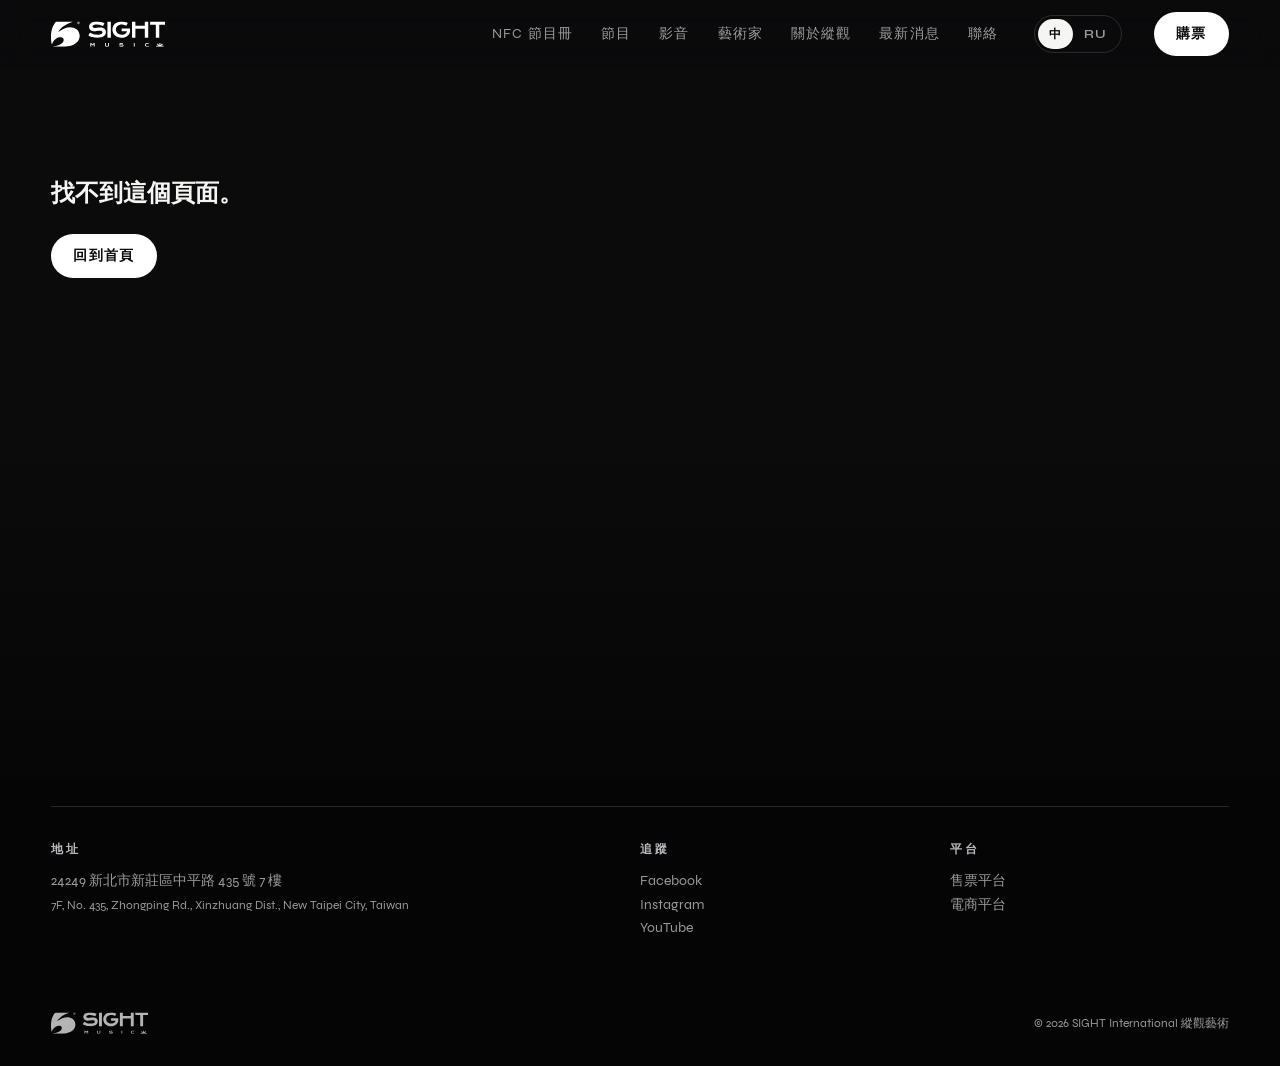
<file: artist.html>
<!doctype html>
<html lang="zh-Hant">
<head>
<meta charset="utf-8">
<meta name="viewport" content="width=device-width, initial-scale=1">
<title>SIGHT MUSIC 縱觀藝術</title>
<link rel="icon" href="img/logo.svg">
<link rel="preconnect" href="https://fonts.googleapis.com">
<link rel="preconnect" href="https://fonts.gstatic.com" crossorigin>
<link href="https://fonts.googleapis.com/css2?family=Noto+Serif+TC:wght@400;600;900&family=Noto+Serif:wght@400;600;900&family=Unbounded:wght@400;600;700;800&display=swap" rel="stylesheet" media="print" onload="this.media='all'">
<noscript><link href="https://fonts.googleapis.com/css2?family=Noto+Serif+TC:wght@400;600;900&family=Noto+Serif:wght@400;600;900&family=Unbounded:wght@400;600;700;800&display=swap" rel="stylesheet"></noscript>
<link rel="stylesheet" href="style.css">
</head>
<body data-page="artist">
<main id="page" class="detail"></main>
<script src="data.js"></script>
<script src="common.js"></script>
<script src="nfc-kit.js"></script>
<script src="artist.js"></script>
</body>
</html>
</file>
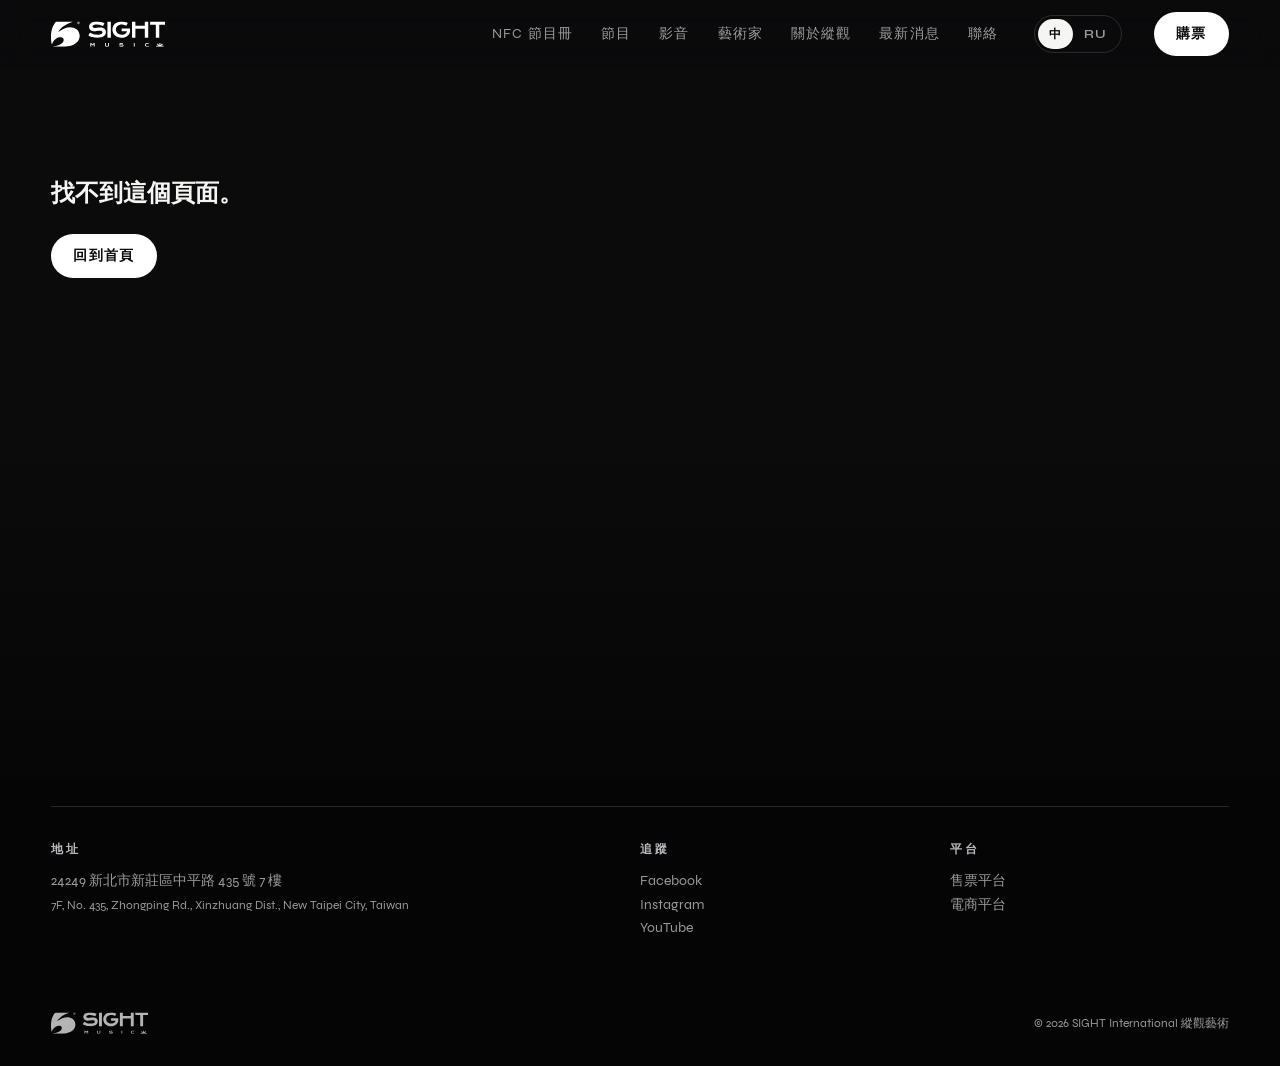
<file: news.html>
<!doctype html>
<html lang="zh-Hant">
<head>
<meta charset="utf-8">
<meta name="viewport" content="width=device-width, initial-scale=1">
<title>SIGHT MUSIC 縱觀藝術</title>
<link rel="icon" href="img/logo.svg">
<link rel="preconnect" href="https://fonts.googleapis.com">
<link rel="preconnect" href="https://fonts.gstatic.com" crossorigin>
<link href="https://fonts.googleapis.com/css2?family=Noto+Serif+TC:wght@400;600;900&family=Noto+Serif:wght@400;600;900&family=Unbounded:wght@400;600;700;800&display=swap" rel="stylesheet" media="print" onload="this.media='all'">
<noscript><link href="https://fonts.googleapis.com/css2?family=Noto+Serif+TC:wght@400;600;900&family=Noto+Serif:wght@400;600;900&family=Unbounded:wght@400;600;700;800&display=swap" rel="stylesheet"></noscript>
<link rel="stylesheet" href="style.css">
</head>
<body data-page="news">
<main id="page" class="detail"></main>
<script src="data.js"></script>
<script src="common.js"></script>
<script src="nfc-kit.js"></script>
<script src="news.js"></script>
</body>
</html>
</file>
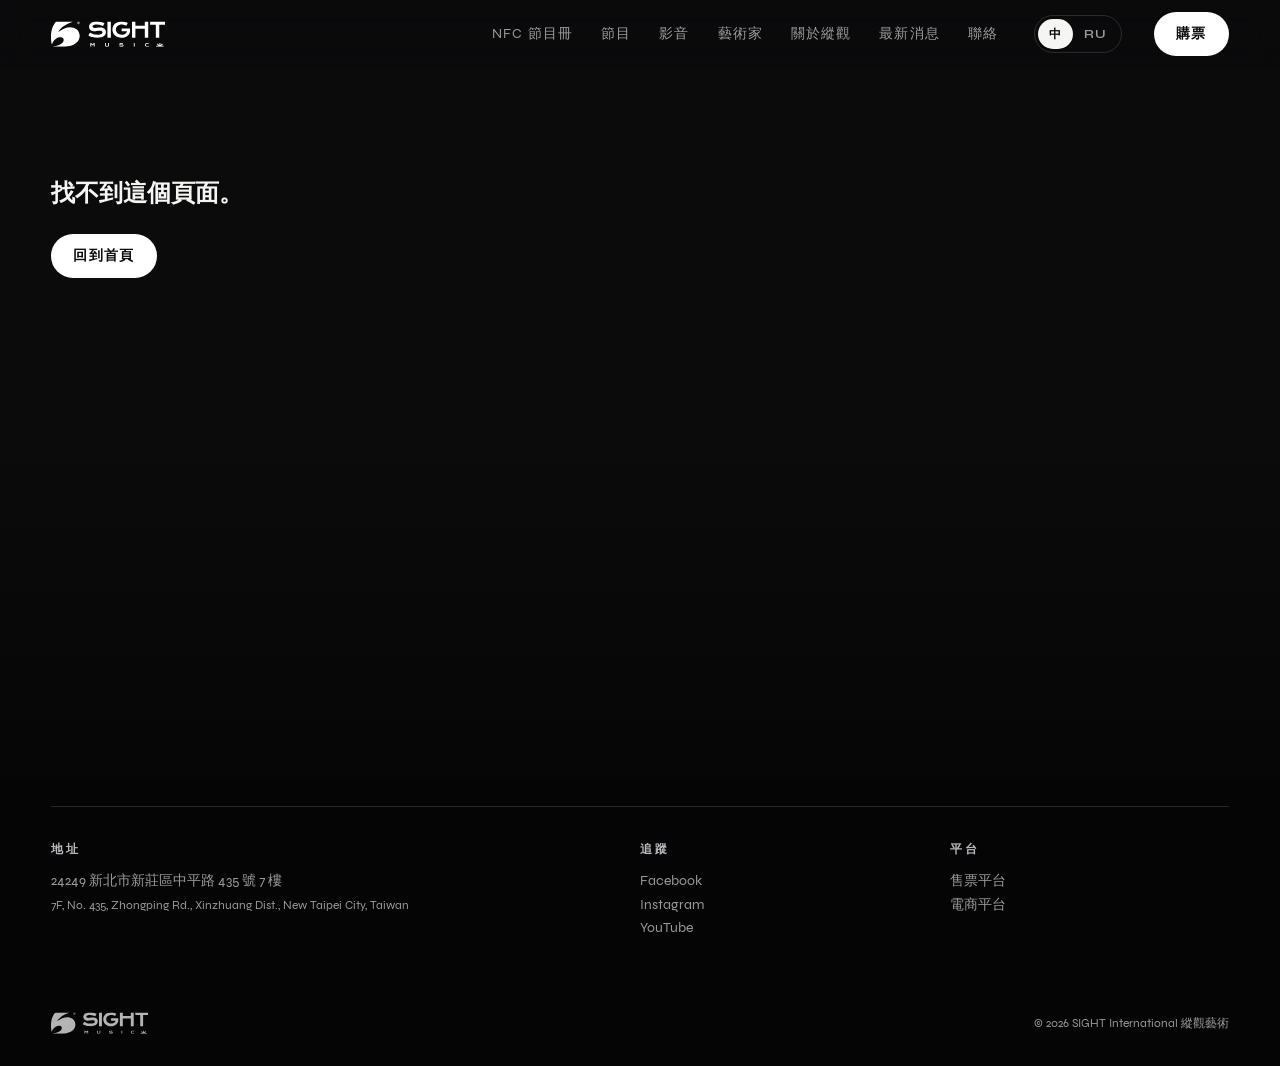
<file: program.html>
<!doctype html>
<html lang="zh-Hant">
<head>
<meta charset="utf-8">
<meta name="viewport" content="width=device-width, initial-scale=1">
<title>SIGHT MUSIC 縱觀藝術</title>
<link rel="icon" href="img/logo.svg">
<link rel="preconnect" href="https://fonts.googleapis.com">
<link rel="preconnect" href="https://fonts.gstatic.com" crossorigin>
<link href="https://fonts.googleapis.com/css2?family=Noto+Serif+TC:wght@400;600;900&family=Noto+Serif:wght@400;600;900&family=Unbounded:wght@400;600;700;800&display=swap" rel="stylesheet" media="print" onload="this.media='all'">
<noscript><link href="https://fonts.googleapis.com/css2?family=Noto+Serif+TC:wght@400;600;900&family=Noto+Serif:wght@400;600;900&family=Unbounded:wght@400;600;700;800&display=swap" rel="stylesheet"></noscript>
<link rel="stylesheet" href="style.css">
</head>
<body data-page="program">
<main id="page" class="detail"></main>
<script src="data.js"></script>
<script src="common.js"></script>
<script src="nfc-kit.js"></script>
<script src="program.js"></script>
</body>
</html>
</file>
<file: style.css>
@font-face { font-family: "Syne"; src: url(fonts/Syne-Regular.woff2) format("woff2"); font-weight: 400; font-display: swap; }
@font-face { font-family: "Syne"; src: url(fonts/Syne-Medium.woff2) format("woff2"); font-weight: 500; font-display: swap; }
@font-face { font-family: "Syne"; src: url(fonts/Syne-SemiBold.woff2) format("woff2"); font-weight: 600; font-display: swap; }
@font-face { font-family: "Syne"; src: url(fonts/Syne-Bold.woff2) format("woff2"); font-weight: 700; font-display: swap; }
@font-face { font-family: "Syne"; src: url(fonts/Syne-ExtraBold.woff2) format("woff2"); font-weight: 800; font-display: swap; }

:root {
  --walnut-900: #0b0b0c;
  --walnut-800: #141416;
  --walnut-700: #1d1d20;
  --gold: #ffffff;
  --accent: #b9b9be;
  --cream: #f5f5f4;
  --cream-dim: rgba(245, 245, 244, .62);
  --line: rgba(245, 245, 244, .14);
  --display: "Syne", "Noto Serif TC", sans-serif;
  --serif: "Noto Serif TC", "Songti TC", serif;
  --sans: "Syne", -apple-system, "PingFang TC", "Noto Sans TC", sans-serif;
  --gutter: clamp(16px, 4vw, 56px);
  --ease: cubic-bezier(.2, .7, .1, 1);
  --mx: 50%;
  --my: 30%;
}

* { box-sizing: border-box; }
html { scroll-behavior: smooth; }
body {
  margin: 0;
  background: var(--walnut-900);
  color: var(--cream);
  font-family: var(--sans);
  line-height: 1.7;
  -webkit-font-smoothing: antialiased;
  overflow-x: hidden;
}
body.is-locked { overflow: hidden; }
img, video { display: block; max-width: 100%; }
a { color: inherit; }
button { font: inherit; color: inherit; cursor: pointer; }

/* ───────── 開場 ───────── */
.intro {
  position: fixed; inset: 0; z-index: 100; background: #000;
  display: grid; place-items: center;
  transition: opacity .9s var(--ease), visibility .9s;
}
.intro video { width: min(100vw, 177.78vh); height: auto; }
.intro.is-done { opacity: 0; visibility: hidden; }
.intro-skip {
  position: absolute; right: var(--gutter); bottom: 32px;
  background: none; border: 1px solid var(--line); border-radius: 99px;
  padding: 6px 18px; letter-spacing: .2em; font-size: 12px; color: var(--cream-dim);
}

/* ───────── 導覽列 ───────── */
.nav {
  position: fixed; top: 0; left: 0; right: 0; z-index: 50;
  display: flex; align-items: center; gap: 32px;
  padding: 18px var(--gutter);
  transition: background .4s, backdrop-filter .4s, padding .4s;
}
.nav.is-solid { background: rgba(11, 11, 12, .72); backdrop-filter: blur(14px); padding-block: 12px; }
.nav-logo img { height: 26px; width: auto; }
.nav-links { display: flex; gap: 28px; margin-left: auto; }
.nav-links a { text-decoration: none; font-size: 14px; letter-spacing: .08em; color: var(--cream-dim); transition: color .2s; }
.nav-links a:hover { color: var(--cream); }
.nav-burger { display: none; background: none; border: 0; width: 36px; height: 36px; position: relative; }
.nav-burger span { position: absolute; left: 8px; right: 8px; height: 1.5px; background: var(--cream); transition: transform .3s; }
.nav-burger span:first-child { top: 14px; } .nav-burger span:last-child { top: 21px; }

.btn {
  display: inline-flex; align-items: center; gap: 8px;
  padding: 10px 22px; border-radius: 99px; text-decoration: none;
  font-size: 14px; letter-spacing: .1em; font-weight: 600; white-space: nowrap;
  transition: transform .3s var(--ease), background .3s, color .3s;
}
.btn:hover { transform: translateY(-2px); }
.btn-gold { background: var(--gold); color: var(--walnut-900); }
.btn-gold:hover { background: var(--cream); }
.btn-ghost { border: 1px solid var(--line); color: var(--cream); }
.btn-ghost:hover { border-color: var(--cream); }

.eyebrow {
  display: inline-block; font-family: var(--display); font-size: 12px; font-weight: 600;
  letter-spacing: .32em; color: var(--accent); text-transform: uppercase;
}

/* ───────── HERO ───────── */
.hero { height: 220vh; position: relative; }
.hero-sticky {
  position: sticky; top: 0; height: 100vh; overflow: hidden;
  display: grid; place-items: center;
}
.stage {
  --p: 0;
  position: absolute; z-index: 1;
  width:  calc(min(58vw, 980px) + (100vw - min(58vw, 980px)) * var(--p));
  height: calc(min(58vw, 980px) * .5625 + (100vh - min(58vw, 980px) * .5625) * var(--p));
  border-radius: calc(14px * (1 - var(--p)));
  overflow: hidden;
  box-shadow:
    0 0 0 1px rgba(255, 255, 255, calc(.14 * (1 - var(--p)))),
    0 40px 120px -20px rgba(0, 0, 0, .85);
}
.stage-video {
  position: absolute; inset: 0; width: 100%; height: 100%; object-fit: cover;
  opacity: 0; transition: opacity 1.4s ease; filter: saturate(.92) contrast(1.05);
}
.stage-video.is-on { opacity: 1; }
.stage-shade {
  position: absolute; inset: 0;
  background: linear-gradient(180deg, rgba(0,0,0,.3), rgba(0,0,0,calc(.15 + .4 * var(--p))));
}
.stage-caption {
  position: absolute; left: 18px; bottom: 14px; display: flex; align-items: center; gap: 10px;
  font-size: 12px; letter-spacing: .14em; color: var(--cream-dim);
}
.dot { width: 7px; height: 7px; border-radius: 50%; background: #ff5a3c; box-shadow: 0 0 12px #ff5a3c; animation: pulse 1.6s infinite; }
@keyframes pulse { 50% { opacity: .3; } }

.hero-title {
  position: absolute; z-index: 2; inset: 0; margin: 0; pointer-events: none;
  display: flex; flex-direction: column; justify-content: center;
  padding: 0 var(--gutter);
  font-family: var(--display); font-weight: 800; line-height: .82;
  font-size: clamp(40px, 6.2vw, 110px); letter-spacing: 0;
}
.hero-word { display: block; color: #fff; text-shadow: 0 4px 40px rgba(0,0,0,.35); }
.hero-word-r { text-align: left; }
.hero-word .ch { display: inline-block; transform: translateY(110%); opacity: 0; transition: transform 1.1s var(--ease), opacity 1.1s; }
.is-ready .hero-word .ch { transform: none; opacity: 1; }

.hero-type { position: absolute; z-index: 3; left: var(--gutter); right: var(--gutter); display: flex; justify-content: space-between; align-items: flex-end; }
.hero-type-top { top: 96px; }
.hero-type-bottom { bottom: 36px; }
.hero-lede { margin: 0; font-family: var(--serif); font-size: clamp(16px, 1.6vw, 22px); line-height: 1.6; }
.scroll-hint { display: flex; flex-direction: column; align-items: center; gap: 10px; text-decoration: none; font-size: 11px; letter-spacing: .3em; color: var(--cream-dim); }
.scroll-hint i { width: 1px; height: 48px; background: linear-gradient(var(--cream), transparent); animation: drip 2s infinite var(--ease); transform-origin: top; }
@keyframes drip { 0% { transform: scaleY(0); } 60% { transform: scaleY(1); } 100% { transform: scaleY(1); opacity: 0; } }
.hero-fade { transition: opacity .3s; }

/* ───────── 跑馬燈 ───────── */
.marquee { overflow: hidden; border-block: 1px solid var(--line); padding: 18px 0; }
.marquee-track { display: flex; gap: 40px; width: max-content; animation: marquee 40s linear infinite; font-family: var(--serif); font-size: clamp(18px, 2.2vw, 30px); white-space: nowrap; }
.marquee em { color: var(--accent); font-style: normal; }
@keyframes marquee { to { transform: translateX(-50%); } }

/* ───────── 區塊共用 ───────── */
.section { padding: clamp(80px, 12vw, 180px) var(--gutter); }
.section-head { max-width: 980px; margin-bottom: clamp(40px, 6vw, 80px); }
.section-head h2, .about-quote blockquote {
  font-family: var(--serif); font-weight: 900; margin: 14px 0 18px;
  font-size: clamp(34px, 5.4vw, 76px); line-height: 1.15; letter-spacing: .01em;
}
.section-head p { color: var(--cream-dim); font-size: 16px; max-width: 560px; }

.reveal { opacity: 0; transform: translateY(40px); transition: opacity 1s var(--ease), transform 1s var(--ease); }
.reveal.is-in { opacity: 1; transform: none; }

/* ───────── 巡演：主視覺卡片 ───────── */
.tour-list { display: grid; grid-template-columns: repeat(2, 1fr); gap: 28px; }
.show {
  display: flex; flex-direction: column; text-decoration: none;
  background: var(--walnut-800); border-radius: 14px; overflow: hidden;
  transition: transform .5s var(--ease), box-shadow .5s;
}
.show:hover { transform: translateY(-6px); box-shadow: 0 30px 70px rgba(0,0,0,.55); }
.show:first-child { grid-column: 1 / -1; display: grid; grid-template-columns: 1.7fr 1fr; }
.show:first-child .show-body { grid-template-columns: 1fr; align-content: center; gap: 18px; padding: 40px; }
.show:first-child .show-date { text-align: left; }
.show:first-child .show-date b { font-size: 56px; }
.show:first-child .show-title { font-size: 40px; }
.show:first-child .show-meta { text-align: left; font-size: 15px; }
.show-line { display: none; }
.show:first-child .show-line { display: block; font-family: var(--serif); font-size: 18px; color: var(--cream-dim); margin: 0; }
.show-cta { display: none; }
.show:first-child .show-cta { display: inline-flex; justify-self: start; background: #fff; color: #000; padding: 12px 28px; border-radius: 99px; font-size: 14px; font-weight: 700; letter-spacing: .12em; }
.show-kv { position: relative; aspect-ratio: 2.01; overflow: hidden; background: #000; }
.show-kv img { width: 100%; height: 100%; object-fit: cover; transition: transform 1.2s var(--ease); }
.show:hover .show-kv img { transform: scale(1.04); }
.show-tag {
  position: absolute; top: 16px; left: 16px;
  font-size: 11px; font-weight: 700; letter-spacing: .18em; padding: 6px 14px; border-radius: 99px;
  background: rgba(0,0,0,.55); backdrop-filter: blur(8px); color: var(--cream);
}
.show.is-upcoming .show-tag { background: #fff; color: #000; }
.show-body { display: grid; grid-template-columns: auto 1fr auto; gap: 24px; align-items: center; padding: 22px 26px; }
.show-date { font-family: var(--display); line-height: 1; text-align: center; min-width: 64px; }
.show-date b { display: block; font-size: 38px; font-weight: 700; }
.show-date span { font-size: 11px; letter-spacing: .16em; color: var(--cream-dim); }
.show-title { font-family: var(--serif); font-weight: 900; font-size: 24px; line-height: 1.25; }
.show-title small { display: block; font-family: var(--display); font-weight: 500; font-size: 13px; letter-spacing: .1em; color: var(--accent); margin-top: 4px; }
.show-meta { font-size: 13px; color: var(--cream-dim); text-align: right; line-height: 1.6; }
.show-meta strong { display: block; color: var(--cream); font-weight: 500; }
.show.is-past .show-kv img { filter: grayscale(.6) brightness(.7); }
.show.is-past .show-body { opacity: .6; }

/* ───────── 影音 ───────── */
.watch-grid { display: grid; grid-template-columns: minmax(260px, 380px) 1fr; gap: clamp(24px, 4vw, 64px); align-items: start; }
.watch-feature { margin: 0; position: sticky; top: 100px; border-radius: 14px; overflow: hidden; box-shadow: 0 30px 80px rgba(0,0,0,.6); }
.watch-feature video { width: 100%; aspect-ratio: 572 / 714; object-fit: cover; }
.watch-feature figcaption { position: absolute; left: 20px; bottom: 18px; font-family: var(--serif); font-weight: 600; font-size: 20px; line-height: 1.4; text-shadow: 0 2px 20px rgba(0,0,0,.8); }
.watch-feature small { font-family: var(--sans); font-size: 12px; letter-spacing: .14em; color: var(--accent); }
.watch-list { display: grid; grid-template-columns: repeat(2, 1fr); gap: 22px; }
.vcard { background: none; border: 0; padding: 0; text-align: left; }
.vcard-img { position: relative; aspect-ratio: 16/9; border-radius: 10px; overflow: hidden; background: var(--walnut-700); }
.vcard-img img { width: 100%; height: 100%; object-fit: cover; transition: transform .8s var(--ease), filter .5s; filter: saturate(.8) brightness(.85); }
.vcard:hover .vcard-img img { transform: scale(1.06); filter: none; }
.vcard-play {
  position: absolute; left: 50%; top: 50%; width: 58px; height: 58px; margin: -29px 0 0 -29px; border-radius: 50%;
  background: rgba(244,234,217,.92); display: grid; place-items: center; transition: transform .4s var(--ease);
}
.vcard-play::after { content: ""; border-left: 15px solid var(--walnut-900); border-block: 9px solid transparent; margin-left: 4px; }
.vcard:hover .vcard-play { transform: scale(1.12); }
.vcard h3 { margin: 12px 0 2px; font-size: 16px; font-weight: 600; line-height: 1.4; }
.vcard p { margin: 0; font-size: 13px; color: var(--accent); letter-spacing: .06em; }

/* ───────── 藝術家 ───────── */
.artist-grid { display: grid; grid-template-columns: repeat(4, 1fr); gap: 18px; }
.artist { position: relative; aspect-ratio: 3/4; border-radius: 12px; overflow: hidden; text-decoration: none; background: var(--walnut-700); }
.artist img { width: 100%; height: 100%; object-fit: cover; transition: transform 1.2s var(--ease), filter .6s; filter: grayscale(.85) contrast(1.05); }
.artist:hover img { transform: scale(1.05); filter: none; }
.artist::after { content: ""; position: absolute; inset: 0; background: linear-gradient(180deg, transparent 45%, rgba(0,0,0,.9)); }
.artist-info { position: absolute; z-index: 1; left: 20px; right: 20px; bottom: 20px; }
.artist-info span { font-size: 11px; letter-spacing: .24em; color: var(--accent); text-transform: uppercase; }
.artist-info h3 { margin: 6px 0 2px; font-family: var(--display); font-weight: 700; font-size: 22px; line-height: 1.15; }
.artist-info p { margin: 0; font-size: 13px; color: var(--cream-dim); line-height: 1.5; }

/* ───────── 關於 ───────── */
.about-quote { max-width: 980px; }
.about-quote p { color: var(--cream-dim); max-width: 720px; font-size: 16px; }
.phases { list-style: none; margin: clamp(60px, 8vw, 120px) 0 0; padding: 0; display: grid; grid-template-columns: repeat(4, 1fr); gap: 18px; counter-reset: ph; }
.phase { border-top: 1px solid var(--line); padding-top: 18px; }
.phase-img { aspect-ratio: 4/5; border-radius: 10px; overflow: hidden; margin-bottom: 18px; }
.phase-img img { width: 100%; height: 100%; object-fit: cover; filter: grayscale(.5); }
.phase b { font-family: var(--display); font-size: 48px; font-weight: 800; line-height: 1; color: var(--cream); }
.phase h3 { margin: 10px 0 0; font-family: var(--display); font-size: 20px; }
.phase em { font-style: normal; font-size: 12px; letter-spacing: .14em; color: var(--cream-dim); }
.phase p { font-size: 14px; color: var(--cream-dim); margin: 10px 0 0; }
.brands { margin-top: clamp(60px, 8vw, 120px); display: flex; gap: 40px; align-items: center; flex-wrap: wrap; border-block: 1px solid var(--line); padding: 28px 0; }
.brands ul { display: flex; gap: clamp(24px, 5vw, 72px); list-style: none; margin: 0; padding: 0; flex-wrap: wrap; }
.brands li { font-family: var(--display); font-weight: 700; font-size: clamp(18px, 2.2vw, 28px); opacity: .8; }

/* ───────── 消息 ───────── */
.news-list { display: grid; grid-template-columns: repeat(4, 1fr); gap: 22px; }
.post { text-decoration: none; }
.post-img { aspect-ratio: 4/3; border-radius: 10px; overflow: hidden; background: var(--walnut-700); }
.post-img img { width: 100%; height: 100%; object-fit: cover; transition: transform 1s var(--ease); }
.post:hover .post-img img { transform: scale(1.05); }
.post time { display: block; margin-top: 14px; font-size: 12px; letter-spacing: .18em; color: var(--accent); }
.post h3 { margin: 6px 0 0; font-size: 16px; font-weight: 600; line-height: 1.55; }

/* ───────── 頁尾 ───────── */
.footer { padding: clamp(80px, 12vw, 160px) var(--gutter) 32px; background: linear-gradient(180deg, var(--walnut-900), #050505 60%); }
.footer-mail { display: block; margin: 16px 0; font-family: var(--display); font-weight: 700; font-size: clamp(22px, 4.4vw, 72px); line-height: 1.1; text-decoration: none; overflow-wrap: anywhere; transition: color .3s; }
.footer-mail:hover { color: var(--accent); }
.footer-big p { color: var(--cream-dim); }
.footer-cols { display: grid; grid-template-columns: 2fr 1fr 1fr; gap: 32px; margin-top: 72px; padding-top: 32px; border-top: 1px solid var(--line); }
.footer-cols h4 { margin: 0 0 10px; font-size: 12px; letter-spacing: .24em; color: var(--accent); font-weight: 600; }
.footer-cols p { margin: 0; font-size: 14px; color: var(--cream-dim); }
.footer-cols a { text-decoration: none; } .footer-cols a:hover { color: var(--cream); }
.footer-base { display: flex; justify-content: space-between; align-items: center; margin-top: 72px; font-size: 12px; color: var(--cream-dim); }
.footer-base img { height: 22px; width: auto; opacity: .7; }

/* ───────── 燈箱 ───────── */
.lightbox { position: fixed; inset: 0; z-index: 90; background: rgba(0,0,0,.92); display: grid; place-items: center; padding: var(--gutter); }
.lightbox[hidden] { display: none; }
.lightbox-frame { width: min(1200px, 100%); aspect-ratio: 16/9; border-radius: 12px; overflow: hidden; background: #000; }
.lightbox-frame iframe { width: 100%; height: 100%; border: 0; }
.lightbox-close { position: absolute; top: 20px; right: var(--gutter); background: none; border: 1px solid var(--line); border-radius: 50%; width: 44px; height: 44px; font-size: 16px; }

/* ───────── 手機 ───────── */
@media (max-width: 900px) {
  .nav-links { position: fixed; inset: 0; z-index: -1; flex-direction: column; justify-content: center; align-items: center; gap: 22px; background: rgba(11,11,12,.97); opacity: 0; visibility: hidden; transition: opacity .4s, visibility .4s; margin: 0; }
  .nav-links a { font-family: var(--serif); font-size: 26px; color: var(--cream); }
  .nav.is-open .nav-links { opacity: 1; visibility: visible; }
  .nav.is-open .nav-burger span:first-child { transform: translateY(3.5px) rotate(45deg); }
  .nav.is-open .nav-burger span:last-child { transform: translateY(-3.5px) rotate(-45deg); }
  .nav-burger { display: block; }
  .nav-cta { margin-left: auto; padding: 8px 16px; }
  .stage { width: calc(86vw + 14vw * var(--p)); height: calc(86vw * .5625 + (100vh - 86vw * .5625) * var(--p)); }
  .hero-type-top { top: 84px; }
  .tour-list { grid-template-columns: 1fr; gap: 20px; }
  .show:first-child { display: flex; }
  .show:first-child .show-body { padding: 22px; gap: 12px; }
  .show:first-child .show-date b { font-size: 40px; }
  .show:first-child .show-title { font-size: 30px; }
  .show-body { grid-template-columns: auto 1fr; gap: 6px 18px; padding: 18px; }
  .show-meta { grid-column: 1 / -1; text-align: left; }
  .watch-grid { grid-template-columns: 1fr; }
  .watch-feature { position: relative; top: 0; max-width: 420px; }
  .watch-list { grid-template-columns: 1fr 1fr; gap: 16px; }
  .artist-grid, .phases, .news-list { grid-template-columns: 1fr 1fr; }
  .footer-cols { grid-template-columns: 1fr; gap: 24px; }
}
@media (max-width: 520px) {
  .watch-list, .news-list { grid-template-columns: 1fr; }
  .artist-grid { gap: 10px; }
  .artist-info { left: 12px; right: 12px; bottom: 12px; }
  .artist-info h3 { font-size: 16px; }
  .artist-info p { display: none; }
  .phases { grid-template-columns: 1fr; }
  .phase-img { aspect-ratio: 16/10; }
  .footer-base { flex-direction: column; gap: 12px; align-items: flex-start; }
}
@media (prefers-reduced-motion: reduce) {
  *, *::before, *::after { animation: none !important; transition: none !important; }
  .reveal { opacity: 1; transform: none; }
}

/* ═════════ 俄文字型（Syne 與 Noto Serif TC 沒有西里爾字母） ═════════ */
html[data-lang="ru"] {
  --display: "Unbounded", "Syne", sans-serif;
  --serif: "Noto Serif", "Noto Serif TC", serif;
  --sans: "Unbounded", -apple-system, sans-serif;
}
html[data-lang="ru"] body { font-family: -apple-system, "Segoe UI", Roboto, sans-serif; }
html[data-lang="ru"] .section-head h2, html[data-lang="ru"] .about-quote blockquote { font-size: clamp(28px, 4.2vw, 60px); }
html[data-lang="ru"] .show-title { font-size: 20px; }
html[data-lang="ru"] .show:first-child .show-title { font-size: 32px; }
html[data-lang="ru"] .nav-links a { font-size: 13px; letter-spacing: .02em; }
html[data-lang="ru"] .nav { gap: 20px; }

/* ═════════ 語言切換 ═════════ */
.lang-switch { display: flex; border: 1px solid var(--line); border-radius: 99px; padding: 3px; }
.lang-switch button { background: none; border: 0; border-radius: 99px; padding: 5px 11px; font-size: 12px; font-weight: 700; letter-spacing: .08em; color: var(--cream-dim); }
.lang-switch button.is-on { background: var(--cream); color: #000; }
.nav-links + .lang-switch { margin-left: 4px; }

/* ═════════ NFC 販售區 ═════════ */
.nfc-sale { position: relative; overflow: hidden; background: radial-gradient(80% 60% at 85% 30%, #1f1f24 0%, var(--walnut-900) 70%); }
.nfc-grid { display: grid; grid-template-columns: minmax(0, 1.05fr) minmax(0, 1fr); gap: clamp(32px, 6vw, 96px); align-items: center; }
.nfc-copy h2 { font-family: var(--serif); font-weight: 900; font-size: clamp(30px, 3.6vw, 54px); line-height: 1.15; margin: 14px 0 20px; }
.nfc-lede { color: var(--cream-dim); font-size: 17px; max-width: 560px; }
.nfc-features { list-style: none; padding: 0; margin: 36px 0; display: grid; grid-template-columns: 1fr 1fr; gap: 26px 32px; }
.nfc-features li { display: flex; gap: 14px; }
.nfc-features b { font-family: var(--display); font-size: 13px; color: var(--accent); padding-top: 3px; }
.nfc-features h3 { margin: 0 0 4px; font-size: 16px; }
.nfc-features p { margin: 0; font-size: 14px; color: var(--cream-dim); line-height: 1.6; }
.nfc-price { display: flex; flex-wrap: wrap; gap: 20px 32px; align-items: center; justify-content: space-between; padding: 24px 28px; border: 1px solid var(--line); border-radius: 16px; background: rgba(255,255,255,.03); }
.nfc-price b { font-family: var(--serif); font-size: 26px; }
.nfc-price p { margin: 4px 0 0; font-size: 13px; color: var(--cream-dim); max-width: 340px; }
.nfc-cta { display: flex; gap: 10px; flex-wrap: wrap; }
.nfc-visual { position: relative; display: grid; grid-template-columns: 1fr auto; align-items: center; gap: 24px; min-height: 560px; }
.nfc-fan { position: relative; height: 520px; perspective: 1400px; }
.nfc-fan img {
  position: absolute; left: 50%; top: 50%; width: 58%; max-width: 250px; border-radius: 12px; cursor: pointer;
  box-shadow: 0 30px 60px rgba(0,0,0,.6);
  transform: translate(-50%, -50%) translateX(calc(var(--i) * 42%)) rotate(calc(var(--i) * 9deg)) rotateY(calc(var(--i) * -12deg));
  transition: transform .6s var(--ease); animation: float 6s ease-in-out infinite; animation-delay: calc(var(--i) * .8s);
}
.nfc-fan img:nth-child(2) { z-index: 2; }
.nfc-fan:hover img { transform: translate(-50%, -50%) translateX(calc(var(--i) * 62%)) rotate(calc(var(--i) * 12deg)) rotateY(calc(var(--i) * -18deg)); }
.nfc-fan img:hover { z-index: 3; }
@keyframes float { 50% { margin-top: -12px; } }
.nfc-hint { position: absolute; left: 0; bottom: 0; }
.hint { font-size: 12px; letter-spacing: .12em; color: var(--cream-dim); }
.phone { position: relative; width: 270px; aspect-ratio: 9 / 19.5; border-radius: 42px; padding: 10px; background: #000; box-shadow: 0 0 0 2px #2a2a2e, 0 50px 100px rgba(0,0,0,.7); }
.phone iframe { width: 100%; height: 100%; border: 0; border-radius: 33px; background: #0d0f14; }
.phone-notch { position: absolute; z-index: 2; top: 18px; left: 50%; width: 80px; height: 22px; margin-left: -40px; border-radius: 99px; background: #000; }
.nfc-cases { margin-top: clamp(48px, 7vw, 96px); }
.nfc-case-list { display: grid; grid-template-columns: repeat(4, 1fr); gap: 16px; margin-top: 16px; }
.nfc-case { position: relative; aspect-ratio: 3 / 4; border-radius: 12px; overflow: hidden; text-decoration: none; background: var(--walnut-700); }
.nfc-case img { width: 100%; height: 100%; object-fit: cover; transition: transform 1s var(--ease); }
.nfc-case:hover img { transform: scale(1.05); }
.nfc-case::after { content: ""; position: absolute; inset: 0; background: linear-gradient(180deg, transparent 55%, rgba(0,0,0,.85)); }
.nfc-case span { position: absolute; z-index: 1; left: 16px; bottom: 14px; font-family: var(--serif); font-weight: 900; font-size: 20px; line-height: 1.2; }
.nfc-case small { display: block; font-family: var(--display); font-weight: 500; font-size: 11px; letter-spacing: .1em; color: var(--accent); margin-top: 4px; }
.show-nfc { position: absolute; top: 16px; right: 16px; font-family: var(--display); font-size: 10px; font-weight: 700; letter-spacing: .16em; padding: 5px 10px; border-radius: 99px; border: 1px solid rgba(255,255,255,.6); color: #fff; background: rgba(0,0,0,.35); backdrop-filter: blur(6px); }

/* 三欄卡片列（詳細頁用，不套用首張大卡） */
.tour-list-3 { grid-template-columns: repeat(3, 1fr); gap: 22px; }
.tour-list-3 .show:first-child { grid-column: auto; display: flex; }
.tour-list-3 .show .show-body { grid-template-columns: auto 1fr; padding: 18px 20px; gap: 6px 16px; }
.tour-list-3 .show-meta { grid-column: 1 / -1; text-align: left; }
.tour-list-3 .show:first-child .show-line, .tour-list-3 .show:first-child .show-cta { display: none; }
.tour-list-3 .show:first-child .show-date b { font-size: 38px; }
.tour-list-3 .show:first-child .show-title { font-size: 24px; }
.watch-list-3 { grid-template-columns: repeat(3, 1fr); }

/* ═════════ 詳細頁共用 ═════════ */
.detail { padding-top: 0; overflow-x: clip; }
.d-back { display: inline-block; margin-bottom: 24px; font-size: 13px; letter-spacing: .1em; color: var(--cream-dim); text-decoration: none; }
.d-back:hover { color: var(--cream); }
.d-hero { position: relative; overflow: hidden; padding: 120px var(--gutter) clamp(60px, 8vw, 110px); }
.d-hero-bg { position: absolute; inset: -40px; background-size: cover; background-position: center; filter: blur(50px) brightness(.35) saturate(1.2); transform: scale(1.1); }
.d-hero-inner { position: relative; display: grid; grid-template-columns: 1.35fr 1fr; gap: clamp(28px, 5vw, 72px); align-items: end; }
.d-hero-inner > .d-back { grid-column: 1 / -1; margin: 0; }
.d-kv { border-radius: 16px; overflow: hidden; box-shadow: 0 40px 100px rgba(0,0,0,.6); }
.d-kv img { width: 100%; aspect-ratio: 2.01; object-fit: cover; }
.d-head h1 { font-family: var(--serif); font-weight: 900; font-size: clamp(44px, 6vw, 92px); line-height: 1.05; margin: 12px 0 10px; }
.d-head h1 small { display: block; font-family: var(--display); font-weight: 500; font-size: clamp(14px, 1.4vw, 20px); letter-spacing: .12em; color: var(--accent); margin-top: 12px; }
.d-line { font-family: var(--serif); font-size: 18px; color: var(--cream-dim); }
.d-facts { display: grid; gap: 14px; margin: 26px 0; padding: 22px 0; border-block: 1px solid var(--line); }
.d-facts div { display: grid; grid-template-columns: 110px 1fr; gap: 12px; }
.d-facts dt { font-size: 12px; letter-spacing: .14em; color: var(--accent); padding-top: 3px; }
.d-facts dd { margin: 0; font-size: 15px; }
.d-actions { display: flex; gap: 10px; flex-wrap: wrap; margin-top: 8px; }
.btn.is-static { cursor: default; } .btn.is-static:hover { transform: none; }
.d-subnav { position: sticky; top: 62px; z-index: 30; display: flex; gap: 28px; overflow-x: auto; padding: 14px var(--gutter); background: rgba(11,11,12,.82); backdrop-filter: blur(14px); border-bottom: 1px solid var(--line); scrollbar-width: none; }
.d-subnav a { white-space: nowrap; font-size: 13px; letter-spacing: .08em; color: var(--cream-dim); text-decoration: none; }
.d-subnav a:hover { color: var(--cream); }
.d-grid { display: grid; grid-template-columns: 1.4fr 1fr; gap: clamp(32px, 6vw, 96px); align-items: start; }
.d-h2 { font-family: var(--serif); font-weight: 900; font-size: clamp(30px, 3.6vw, 52px); line-height: 1.2; margin: 12px 0 24px; }
.d-p { color: var(--cream-dim); font-size: 17px; line-height: 1.95; }
.d-aside { position: sticky; top: 130px; padding: 30px; border-radius: 16px; background: var(--walnut-800); }
.d-aside h3 { margin: 0 0 14px; font-size: 13px; letter-spacing: .2em; color: var(--accent); font-weight: 600; }
.d-aside h3:not(:first-child) { margin-top: 30px; }
.d-info { display: grid; grid-template-columns: auto 1fr; gap: 8px 16px; margin: 0; font-size: 14px; }
.d-info dt { color: var(--cream-dim); }
.d-info dd { margin: 0; }
.d-setlist { list-style: none; margin: 0; padding: 0; counter-reset: s; }
.d-setlist li { counter-increment: s; display: grid; grid-template-columns: 32px 1fr; padding: 10px 0; border-bottom: 1px solid var(--line); font-size: 14px; line-height: 1.55; white-space: pre-line; }
.d-setlist li::before { content: counter(s, decimal-leading-zero); font-family: var(--display); font-size: 12px; color: var(--accent); padding-top: 2px; }
.d-setlist li.is-break { counter-increment: none; display: block; text-align: center; color: var(--cream-dim); font-size: 12px; letter-spacing: .2em; border-bottom-style: dashed; }
.d-setlist li.is-break::before { content: none; }

/* 翻書 */
.d-notes { background: linear-gradient(180deg, transparent, #101013 30%, #101013 70%, transparent); }
.book-wrap { max-width: 860px; margin: 0 auto; --book-font: 16px; }
.book-toolbar { display: flex; justify-content: space-between; align-items: center; margin-bottom: 14px; }
.book-pos { font-family: var(--display); font-size: 13px; letter-spacing: .2em; color: var(--cream-dim); }
.book-font { display: flex; gap: 6px; }
.book-font button { background: none; border: 1px solid var(--line); border-radius: 99px; padding: 6px 14px; font-size: 13px; }
.book { position: relative; perspective: 1600px; }
.book-page {
  position: relative; min-height: 520px; max-height: 72vh; overflow-y: auto; padding: clamp(28px, 5vw, 64px);
  border-radius: 6px 16px 16px 6px; background: #f3f1ec; color: #1b1b1b;
  box-shadow: inset 18px 0 30px -18px rgba(0,0,0,.35), 0 40px 90px rgba(0,0,0,.6);
  font-size: var(--book-font); line-height: 1.95; transform-origin: left center;
}
.book-page h3 { font-family: var(--serif); font-weight: 900; font-size: 1.9em; line-height: 1.25; margin: 6px 0 6px; }
.book-no { font-family: var(--display); font-size: 13px; letter-spacing: .2em; color: #888; }
.book-page .composer { font-family: var(--display); font-size: .9em; letter-spacing: .06em; color: #555; }
.book-page .performers { font-size: .82em; color: #777; margin: 10px 0 24px; padding-bottom: 18px; border-bottom: 1px solid #ddd; }
.book-page p { margin: 0 0 1em; text-align: justify; }
.book-page.intermission { display: grid; place-items: center; font-family: var(--serif); font-size: 32px; letter-spacing: .4em; color: #777; }
.book-nav { position: absolute; top: 0; bottom: 0; width: 16%; background: none; border: 0; z-index: 2; }
.book-nav.prev { left: 0; cursor: w-resize; } .book-nav.next { right: 0; cursor: e-resize; }
.book-page.flip-out-next { animation: flipOutN .2s ease-in forwards; }
.book-page.flip-in-next { animation: flipInN .26s ease-out; }
.book-page.flip-out-prev { animation: flipOutP .2s ease-in forwards; }
.book-page.flip-in-prev { animation: flipInP .26s ease-out; }
@keyframes flipOutN { to { transform: rotateY(-75deg); opacity: .2; } }
@keyframes flipInN { from { transform: rotateY(75deg); opacity: .2; } }
@keyframes flipOutP { to { transform: rotateY(75deg); opacity: .2; } }
@keyframes flipInP { from { transform: rotateY(-75deg); opacity: .2; } }
.book-tabs { display: flex; justify-content: center; gap: 6px; margin-top: 20px; flex-wrap: wrap; }
.book-tabs button { width: 34px; height: 34px; border-radius: 50%; background: none; border: 1px solid var(--line); font-family: var(--display); font-size: 12px; }
.book-tabs button.is-on { background: var(--cream); color: #000; border-color: var(--cream); }
.book-wrap .hint { text-align: center; margin-top: 12px; }

/* 演出者滑動 */
.slider { display: flex; gap: 24px; overflow-x: auto; scroll-snap-type: x mandatory; scrollbar-width: none; padding-bottom: 4px; }
.slider::-webkit-scrollbar { display: none; }
.slide { flex: 0 0 min(880px, 88%); scroll-snap-align: start; display: grid; grid-template-columns: 300px 1fr; gap: 32px; padding: 28px; border-radius: 16px; background: var(--walnut-800); max-height: 640px; }
.slide-img { border-radius: 10px; overflow: hidden; background: #000; align-self: start; }
.slide-img img { width: 100%; aspect-ratio: 4 / 5; object-fit: cover; object-position: top; }
.slide-body { overflow-y: auto; padding-right: 8px; }
.slide-body h3 { margin: 0; font-family: var(--serif); font-weight: 900; font-size: 30px; }
.slide-role { display: block; font-size: 13px; color: var(--accent); letter-spacing: .06em; margin: 4px 0 16px; }
.slide-body p { font-size: 15px; color: var(--cream-dim); line-height: 1.9; }
.roster { margin-top: 18px; border-top: 1px solid var(--line); padding-top: 14px; }
.roster summary { cursor: pointer; font-size: 13px; letter-spacing: .14em; color: var(--accent); }
.roster dl { display: grid; grid-template-columns: auto 1fr; gap: 6px 16px; font-size: 13px; margin: 14px 0 0; }
.roster dt { font-family: var(--display); color: var(--accent); }
.roster dd { margin: 0; color: var(--cream-dim); }
.slider-ctrl { display: flex; align-items: center; justify-content: center; gap: 18px; margin-top: 22px; }
.slider-btn { width: 42px; height: 42px; border-radius: 50%; background: none; border: 1px solid var(--line); }
.slider-btn:hover { border-color: var(--cream); }
.dots { display: flex; gap: 8px; }
.dots button { width: 8px; height: 8px; padding: 0; border-radius: 99px; border: 0; background: var(--line); transition: width .3s, background .3s; }
.dots button.is-on { width: 26px; background: var(--cream); }

/* NFC 卡片輪播與 3D 檢視器 */
.d-nfc-grid { display: grid; grid-template-columns: minmax(0, 1fr) auto; gap: clamp(32px, 6vw, 96px); align-items: center; }
.carousel { overflow-x: auto; scrollbar-width: none; margin: 28px 0 10px; -webkit-mask: linear-gradient(90deg, transparent, #000 6%, #000 94%, transparent); mask: linear-gradient(90deg, transparent, #000 6%, #000 94%, transparent); cursor: grab; }
.carousel::-webkit-scrollbar { display: none; }
.car-track { display: flex; gap: 16px; width: max-content; padding: 10px 0 20px; }
.car-track img { width: 150px; aspect-ratio: 479 / 760; object-fit: cover; border-radius: 10px; box-shadow: 0 16px 34px rgba(0,0,0,.55); cursor: pointer; transition: transform .4s var(--ease); user-select: none; }
.car-track img:hover { transform: translateY(-8px) rotate(-2deg); }
#cards + .d-actions { margin-top: 24px; }
.viewer { position: fixed; inset: 0; z-index: 95; display: grid; place-items: center; }
.viewer[hidden] { display: none; }
.viewer-backdrop { position: absolute; inset: 0; background: rgba(0,0,0,.86); backdrop-filter: blur(10px); }
.viewer-stage { position: relative; z-index: 1; perspective: 1500px; }
.card3d { --t: 5px; --r: 16px; position: relative; width: min(72vw, 340px); aspect-ratio: 479 / 760; transform-style: preserve-3d; cursor: grab; touch-action: none; }
.card3d:active { cursor: grabbing; }
.card3d .face { position: absolute; inset: 0; width: 100%; height: 100%; object-fit: cover; border-radius: var(--r); backface-visibility: hidden; -webkit-backface-visibility: hidden; user-select: none; pointer-events: none; }
.card3d .front { transform: translateZ(calc(var(--t) / 2)); box-shadow: 0 0 0 1px rgba(255,255,255,.06); }
.card3d .back { transform: rotateY(180deg) translateZ(calc(var(--t) / 2)); }
.card3d .ply { position: absolute; inset: 0; border-radius: var(--r); background: #d9d6cf; transform: translateZ(calc(var(--t) * var(--i))); }
.viewer-close { position: absolute; z-index: 2; top: 20px; right: var(--gutter); width: 44px; height: 44px; border-radius: 50%; background: none; border: 1px solid var(--line); }
.viewer-hint { position: absolute; z-index: 2; bottom: 28px; left: 0; right: 0; text-align: center; font-size: 12px; letter-spacing: .14em; color: var(--cream-dim); }

/* ═════════ 藝術家頁 ═════════ */
.a-hero { display: grid; grid-template-columns: minmax(280px, 1fr) 1.3fr; gap: clamp(32px, 6vw, 96px); padding: 120px var(--gutter) clamp(60px, 8vw, 110px); align-items: start; }
.a-photo { position: sticky; top: 100px; border-radius: 16px; overflow: hidden; }
.a-photo img { width: 100%; aspect-ratio: 4 / 5; object-fit: cover; object-position: top; }
.a-head h1 { font-family: var(--display); font-weight: 800; font-size: clamp(40px, 5.4vw, 84px); line-height: 1; margin: 14px 0 10px; }
.a-local { font-family: var(--serif); font-size: 24px; margin: 0; }
.a-role { color: var(--accent); letter-spacing: .06em; margin: 6px 0 30px; }
.a-bio p { color: var(--cream-dim); font-size: 16px; line-height: 1.95; }
.a-head h3 { margin: 36px 0 12px; font-size: 13px; letter-spacing: .2em; color: var(--accent); font-weight: 600; }
.a-members { display: grid; grid-template-columns: auto 1fr; gap: 10px 22px; margin: 0; }
.a-members dt { font-family: var(--display); font-weight: 600; }
.a-members dd { margin: 0; color: var(--cream-dim); font-size: 14px; }
.a-awards { list-style: none; padding: 0; margin: 0; }
.a-awards li { padding: 12px 0; border-bottom: 1px solid var(--line); font-size: 15px; }
.news-list-wide { grid-template-columns: repeat(2, 1fr); }

/* ═════════ 消息頁 ═════════ */
.n-article { max-width: 820px; margin: 0 auto; padding: 120px var(--gutter) 40px; }
.n-head h1 { font-family: var(--serif); font-weight: 900; font-size: clamp(30px, 4vw, 52px); line-height: 1.3; margin: 12px 0 32px; }
.n-cover { border-radius: 16px; overflow: hidden; margin-bottom: 48px; }
.n-cover img { width: 100%; }
.n-body { font-size: 17px; line-height: 2; color: rgba(245,245,244,.82); }
.n-body h2, .n-body h3, .n-body h4 { font-family: var(--serif); color: var(--cream); line-height: 1.4; margin: 2em 0 .6em; }
.n-body h2 { font-size: 30px; } .n-body h3 { font-size: 24px; } .n-body h4 { font-size: 19px; }
.n-body ul { padding-left: 1.2em; } .n-body li { margin-bottom: .5em; }
.n-body blockquote { margin: 1.6em 0; padding-left: 22px; border-left: 2px solid var(--cream); font-family: var(--serif); font-size: 20px; color: var(--cream); }
.n-video { position: relative; display: block; width: 100%; padding: 0; border: 0; margin: 28px 0; border-radius: 12px; overflow: hidden; background: #000; }
.n-video img { width: 100%; aspect-ratio: 16 / 9; object-fit: cover; opacity: .85; transition: opacity .3s; }
.n-video:hover img { opacity: 1; }

/* ═════════ 響應式 ═════════ */
@media (max-width: 1100px) {
  .nfc-grid { grid-template-columns: 1fr; }
  .nfc-visual { min-height: 0; }
}
@media (max-width: 900px) {
  .lang-switch { margin-left: auto; }
  .nav-cta { margin-left: 0; }
  .nfc-features { grid-template-columns: 1fr; }
  .nfc-visual { grid-template-columns: 1fr; justify-items: center; }
  .nfc-fan { width: 100%; height: 340px; }
  .nfc-hint { position: static; }
  .nfc-case-list { grid-template-columns: 1fr 1fr; }
  .d-hero-inner, .d-grid, .d-nfc-grid, .a-hero, .nfc-grid { grid-template-columns: minmax(0, 1fr); }
  .d-aside, .a-photo { position: static; }
  .d-nfc-grid .phone { justify-self: center; }
  .slide { display: flex; flex-direction: column; flex-basis: 86%; max-height: none; padding: 18px; gap: 18px; }
  .slide-body { overflow: visible; padding-right: 0; }
  .slide-img img { aspect-ratio: 4 / 3; }
  .tour-list-3, .watch-list-3, .news-list-wide { grid-template-columns: 1fr; }
  .d-subnav { top: 56px; }
}
@media (max-width: 520px) {
  .nav { gap: 12px; }
  .nav-cta { display: none; }
  .phone { width: 240px; }
  .book-page { min-height: 420px; }
  .d-facts div { grid-template-columns: 1fr; gap: 2px; }
}
html[data-lang="ru"] .d-head h1 { font-size: clamp(34px, 4.2vw, 64px); }
html[data-lang="ru"] .a-head h1 { font-size: clamp(32px, 4vw, 64px); }
html[data-lang="ru"] .nfc-copy h2 { font-size: clamp(28px, 3.2vw, 48px); }

/* ═════════ NFC 卡片牆（首頁） ═════════ */
.nfc-grid { align-items: end; }
.nfc-features { margin: 0; }
.nfc-wall { margin: clamp(40px, 6vw, 72px) calc(var(--gutter) * -1) 0; }
.nfc-wall .carousel { margin: 0; -webkit-mask: linear-gradient(90deg, transparent, #000 4%, #000 96%, transparent); mask: linear-gradient(90deg, transparent, #000 4%, #000 96%, transparent); }
.nfc-wall .car-track { gap: 22px; padding: 24px var(--gutter) 34px; }
.nfc-wall .car-track img { width: clamp(170px, 16vw, 240px); border-radius: 14px; }
.nfc-wall .hint { text-align: center; }
.nfc-price { margin-top: clamp(32px, 5vw, 56px); }
.car-track.is-static { width: auto; justify-content: center; }
.d-nfc-grid { display: block; }
@media (max-width: 900px) { .nfc-grid { grid-template-columns: minmax(0, 1fr); gap: 32px; } }

/* ═════════ NFC 卡片檢視：左介紹、右卡片 ═════════ */
.lightbox { z-index: 120; }
.viewer { display: block; transition: opacity .3s; }
.viewer.is-fading { opacity: 0; }
.viewer-backdrop { background: rgba(8,8,9,.94); backdrop-filter: blur(16px); }
.viewer-layout {
  position: relative; z-index: 1; height: 100%; max-width: 1280px; margin: 0 auto;
  display: grid; grid-template-columns: minmax(0, 1.15fr) minmax(0, 1fr); gap: clamp(32px, 5vw, 88px);
  padding: 0 var(--gutter); pointer-events: none;
}
.viewer-info, .viewer-side { pointer-events: auto; }
.viewer-info {
  align-self: center; max-height: calc(100vh - 120px); overflow-y: auto; padding: 8px 18px 8px 0;
  transition: opacity .3s; scrollbar-width: thin; scrollbar-color: rgba(255,255,255,.2) transparent;
}
.viewer-info.is-loading { opacity: .3; }
.viewer:not(.is-closing) .viewer-info { animation: viIn .6s var(--ease) both .15s; }
.viewer.is-closing .viewer-info, .viewer.is-closing .viewer-nav, .viewer.is-closing .viewer-hint { opacity: 0; transition: opacity .25s; }
@keyframes viIn { from { opacity: 0; transform: translateX(-24px); } }
.viewer-info h2 { font-family: var(--serif); font-weight: 900; font-size: clamp(34px, 4vw, 58px); line-height: 1.15; margin: 14px 0 6px; }
.vi-en { font-family: var(--display); font-size: 16px; letter-spacing: .06em; margin: 0; }
.vi-role { color: var(--accent); font-size: 14px; letter-spacing: .06em; margin: 6px 0 0; }
.vi-bio { margin-top: 24px; }
.vi-bio p { color: var(--cream-dim); font-size: 15px; line-height: 1.9; margin: 0 0 1em; }
.viewer-info h3 { margin: 30px 0 12px; font-size: 12px; letter-spacing: .22em; color: var(--accent); font-weight: 600; }
.vi-members { display: grid; grid-template-columns: auto 1fr; gap: 8px 18px; margin: 0; font-size: 14px; }
.vi-members dt { font-family: var(--display); font-weight: 600; }
.vi-members dd { margin: 0; color: var(--cream-dim); }
.vi-awards { list-style: none; padding: 0; margin: 0; }
.vi-awards li { padding: 9px 0; border-bottom: 1px solid var(--line); font-size: 14px; }
.vi-shows { display: grid; gap: 10px; }
.vi-show { display: grid; grid-template-columns: 112px 1fr; gap: 16px; align-items: center; padding: 8px; border-radius: 12px; background: rgba(255,255,255,.04); text-decoration: none; transition: background .3s; }
.vi-show:hover { background: rgba(255,255,255,.09); }
.vi-show img { width: 100%; aspect-ratio: 2.01; object-fit: cover; border-radius: 8px; }
.vi-show b { display: block; font-family: var(--serif); font-size: 18px; }
.vi-show small { font-size: 12px; color: var(--cream-dim); letter-spacing: .04em; }
.vi-show.is-past { opacity: .6; }
.vi-none { color: var(--cream-dim); font-size: 14px; }
.vi-videos { display: grid; grid-template-columns: 1fr 1fr; gap: 10px; }
.vi-videos button { position: relative; padding: 0; border: 0; border-radius: 10px; overflow: hidden; background: #000; }
.vi-videos img { width: 100%; aspect-ratio: 16 / 9; object-fit: cover; opacity: .85; }
.vi-videos .vcard-play { transform: scale(.7); }
.vi-actions { display: flex; gap: 10px; flex-wrap: wrap; margin-top: 30px; }
.viewer-side { align-self: center; display: flex; flex-direction: column; align-items: center; gap: 18px; }
.viewer-stage { perspective: 1500px; }
.card3d { width: min(30vw, 380px, calc((100vh - 220px) * 479 / 760)); }
.viewer-hint { position: static; margin: 0; }
.viewer-nav { display: flex; align-items: center; gap: 18px; }
.viewer-nav button { width: 46px; height: 46px; border-radius: 50%; background: none; border: 1px solid var(--line); font-size: 16px; }
.viewer-nav button:hover { border-color: var(--cream); }
.viewer-pos { font-family: var(--display); font-size: 13px; letter-spacing: .2em; color: var(--cream-dim); min-width: 56px; text-align: center; }
.viewer-close { z-index: 3; }
.car-track img { cursor: pointer; }

@media (max-width: 900px) {
  .viewer { overflow-y: auto; }
  .viewer-layout { grid-template-columns: minmax(0, 1fr); height: auto; min-height: 100%; gap: 20px; padding-top: 72px; padding-bottom: 40px; }
  .viewer-side { order: -1; }
  .card3d { width: min(56vw, 260px); }
  .viewer-info { max-height: none; overflow: visible; padding: 0; }
  .viewer-backdrop { position: fixed; }
}
</file>
<file: nfc/dreamwalker/style.css>
:root {
  --bg: #0d0f14;
  --bg2: #161a22;
  --fg: #e8e4da;
  --muted: #9a948a;
  --gold: #c9a86a;
  --serif: "Yu Mincho Demibold", "YuMincho", "Yu Mincho", "Hiragino Mincho ProN", "Noto Serif TC", serif;
}

* { margin: 0; padding: 0; box-sizing: border-box; }

html { -webkit-text-size-adjust: 100%; }

body {
  font-family: var(--serif);
  font-weight: 600; /* Yu Mincho Demibold */
  background: var(--bg);
  color: var(--fg);
  line-height: 1.9;
}

/* ---------- Top bar ---------- */
#topbar {
  position: sticky;
  top: 0;
  z-index: 10;
  background: rgba(13, 15, 20, 0.92);
  backdrop-filter: blur(8px);
  border-bottom: 1px solid #2a2e38;
  padding-top: env(safe-area-inset-top);
}
#brand {
  display: block;
  width: 100%;
  padding: 11px 16px;
  background: none;
  border: none;
  text-align: center;
  cursor: pointer;
  line-height: 0;
}
#brand img { height: 25px; filter: brightness(0) invert(1); }

/* ---------- Tabs ---------- */
#tabs {
  position: sticky;
  top: calc(47px + env(safe-area-inset-top));
  z-index: 10;
  display: flex;
  background: var(--bg2);
  border-bottom: 1px solid #2a2e38;
  overflow-x: auto;
  -webkit-overflow-scrolling: touch;
}
.tab {
  flex: 1 1 auto;
  min-width: 0;
  padding: 12px 6px;
  background: none;
  border: none;
  border-bottom: 2px solid transparent;
  color: var(--muted);
  font-family: var(--serif);
  font-size: 13px;
  letter-spacing: 0.05em;
  white-space: nowrap;
  cursor: pointer;
}
.tab.active {
  color: var(--gold);
  border-bottom-color: var(--gold);
}

/* ---------- Pages ---------- */
.page { display: none; padding-bottom: 48px; }
.page.active { display: block; animation: pageIn 0.5s ease; }
.page.leaving { animation: pageOut 0.24s ease forwards; }
@keyframes pageIn {
  from { opacity: 0; transform: translateY(14px); }
}
@keyframes pageOut {
  to { opacity: 0; }
}

.page h2 {
  padding: 28px 20px 8px;
  font-size: 22px;
  font-weight: 600;
  letter-spacing: 0.15em;
}
.page h2 .en {
  display: block;
  font-size: 12px;
  color: var(--gold);
  font-style: italic;
  letter-spacing: 0.1em;
}

/* ---------- Home ---------- */
.hero { position: relative; }
.hero > img { width: 100%; display: block; }
.hero-text {
  position: absolute;
  inset: auto 0 0 0;
  padding: 60px 24px 24px;
  background: linear-gradient(transparent, rgba(13, 15, 20, 0.95));
  text-align: center;
}
.hero-title {
  width: 70%;
  max-width: 320px;
  filter: invert(0.92);
}
.hero-sub {
  font-size: 12px;
  color: var(--gold);
  font-style: italic;
  letter-spacing: 0.12em;
  margin-top: 8px;
}
.intro { padding: 28px 24px; text-align: center; }
.sponsors { display: block; width: 100%; }
.allworks {
  margin-top: 26px;
  font-size: clamp(10px, 3vw, 13px);
  letter-spacing: 0.05em;
  white-space: nowrap;
  color: var(--fg);
}
.quote {
  margin-top: 10px;
  font-size: clamp(16px, 5vw, 23px);
  font-weight: 700;
  letter-spacing: 0.03em;
  color: #ffffff;
  white-space: nowrap;
}
.scroll-hint {
  margin-top: 26px;
  font-size: 10px;
  letter-spacing: 0.35em;
  color: var(--muted);
}
.scroll-hint .arrow {
  display: block;
  margin-top: 2px;
  letter-spacing: 0;
  animation: bob 1.8s ease-in-out infinite;
}
@keyframes bob {
  0%, 100% { transform: none; }
  50% { transform: translateY(5px); }
}

/* 回到首頁頂端：捲動離開 hero 一段距離後浮現 */
.fab {
  position: fixed;
  right: 20px;
  bottom: calc(24px + env(safe-area-inset-bottom));
  width: 46px;
  height: 46px;
  border-radius: 50%;
  background: var(--gold);
  color: #17191f;
  border: none;
  font-size: 19px;
  box-shadow: 0 10px 24px rgba(0, 0, 0, 0.5);
  z-index: 15;
  opacity: 0;
  pointer-events: none;
  transform: translateY(8px);
  transition: opacity 0.25s ease, transform 0.25s ease;
  cursor: pointer;
}
.fab.show { opacity: 1; pointer-events: auto; transform: none; }

/* ---------- Artist slider ---------- */
.slider {
  display: flex;
  overflow-x: auto;
  scroll-snap-type: x mandatory;
  -webkit-overflow-scrolling: touch;
  scrollbar-width: none;
}
.slider::-webkit-scrollbar { display: none; }
.slide {
  flex: 0 0 100%;
  scroll-snap-align: center;
  padding: 16px 24px;
  /* 垂直捲動在各 slide 內部：介紹長度不一時，換頁必定從頂部開始 */
  overflow-y: auto;
  scrollbar-width: none;
}
.slide::-webkit-scrollbar { display: none; }
.slide img {
  width: 100%;
  max-height: 55vh;
  object-fit: cover;
  object-position: center top;   /* 直式照片從頂部裁切，頭頂不被切掉 */
  border-radius: 4px;
  display: block;
}
.slide h3 {
  margin-top: 16px;
  font-size: 20px;
  letter-spacing: 0.1em;
}
.slide .role {
  display: block;
  font-size: 12px;
  color: var(--gold);
  letter-spacing: 0.15em;
}
.slide p { margin-top: 12px; font-size: 15px; text-align: justify; }
.slide a { color: var(--gold); }

.dots { display: flex; justify-content: center; gap: 8px; padding: 12px; }
.dots i {
  width: 7px; height: 7px;
  border-radius: 50%;
  background: #3a3e48;
}
.dots i.on { background: var(--gold); }

.hint {
  text-align: center;
  font-size: 11px;
  color: var(--muted);
  letter-spacing: 0.1em;
}

/* ---------- Program book ---------- */
.toolbar {
  display: flex;
  justify-content: flex-end;
  padding: 8px 20px 0;
}
.font-size { display: flex; gap: 6px; }
.font-size button {
  padding: 7px 12px;
  background: var(--bg2);
  color: var(--fg);
  border: 1px solid #2a2e38;
  border-radius: 4px;
  font-family: var(--serif);
  font-size: 13px;
  cursor: pointer;
}

.book {
  scroll-margin-top: 110px;
  position: relative;
  margin: 12px 16px 0;
  perspective: 1600px;
  min-height: 55vh;
}
.book-page {
  padding: 24px 22px 28px;
  font-size: var(--book-font, 15px);
  text-align: justify;
  background: var(--bg2);
  border: 1px solid #2a2e38;
  border-radius: 6px;
  min-height: 55vh;
  transform-style: preserve-3d;
}
.book-page.flip-out-next { animation: flipOutN 0.18s ease-in forwards; }
.book-page.flip-in-next { animation: flipInN 0.22s ease-out; }
.book-page.flip-out-prev { animation: flipOutP 0.18s ease-in forwards; }
.book-page.flip-in-prev { animation: flipInP 0.22s ease-out; }
@keyframes flipOutN { to { transform: rotateY(-70deg); opacity: 0.2; } }
@keyframes flipInN { from { transform: rotateY(70deg); opacity: 0.2; } }
@keyframes flipOutP { to { transform: rotateY(70deg); opacity: 0.2; } }
@keyframes flipInP { from { transform: rotateY(-70deg); opacity: 0.2; } }
.book-page h3 {
  text-align: center;
  font-size: 1.3em;
  letter-spacing: 0.06em;
  margin-bottom: 2px;
}
.book-page .composer {
  text-align: center;
  font-size: 0.9em;
  color: var(--gold);
}
.book-page .performers {
  text-align: center;
  /* 固定單行：協奏曲的演出者名單最長，字級隨螢幕寬度微縮以避免折行 */
  font-size: min(2.5vw, 12.8px);
  white-space: nowrap;
  color: var(--muted);
  margin: 8px 0 16px;
  padding-bottom: 14px;
  border-bottom: 1px solid #2a2e38;
}
.book-page p + p { margin-top: 0.9em; }
.book-page.intermission {
  display: flex;
  align-items: center;
  justify-content: center;
  min-height: 50vh;
  font-size: 22px;
  letter-spacing: 0.3em;
  color: var(--gold);
}

.book-nav {
  position: absolute;
  top: 0; bottom: 0;
  width: 22%;
  background: none;
  border: none;
  cursor: pointer;
}
.book-nav.prev { left: 0; }
.book-nav.next { right: 0; }

.book-footer {
  display: flex;
  justify-content: space-between;
  padding: 10px 20px;
  font-size: 12px;
  color: var(--muted);
}

/* ---------- TOUCH / Brand ---------- */
.full-img { width: 100%; display: block; margin-top: 8px; }
.body-text { padding: 8px 24px; font-size: 15px; }
#page-touch .quote { margin-top: 16px; }
#page-touch .body-text { text-align: center; }

.brand-text {
  padding: 8px 24px 16px;
  font-size: 15px;
  text-align: justify;
}
.brand-text p + p { margin-top: 0.9em; }
.brand-logo {
  display: block;
  height: 30px;
  margin: 28px auto 4px;
  filter: brightness(0) invert(1);   /* 與 top bar 一致的白色 logo */
}
/* NFC 卡片輪播：JS 自動推進，使用者可隨時手動左右滑，點擊開啟 3D 檢視 */
.carousel {
  overflow-x: auto;
  scrollbar-width: none;
  padding: 30px 0 16px;
}
.carousel + .carousel { padding-top: 6px; }
.carousel::-webkit-scrollbar { display: none; }
.car-track {
  display: flex;
  width: max-content;
}
.car-track img {
  height: 44vh;
  max-height: 380px;
  margin-right: 22px;
  border-radius: 10px;
  box-shadow: 0 18px 36px rgba(0, 0, 0, 0.6);
  cursor: pointer;
}

/* 3D 卡片檢視器 */
.viewer {
  position: fixed;
  inset: 0;
  z-index: 100;
  background: rgba(0, 0, 0, 0.92);
  display: grid;
  place-items: center;
  animation: fadeIn 0.25s ease;
}
.viewer[hidden] { display: none; }
@keyframes fadeIn { from { opacity: 0; } }
.viewer-backdrop { position: absolute; inset: 0; }
.viewer-stage { position: relative; z-index: 1; perspective: 1500px; }
.card3d {
  position: relative;
  width: 74vw;
  max-width: 330px;
  aspect-ratio: 479 / 760;
  transform-style: preserve-3d;
  transform: rotateY(0deg);
  cursor: grab;
  touch-action: none;
  --t: 3px;    /* 卡片厚度：貼近實體卡片比例 */
  --r: 12px;   /* 需與 .face 的 border-radius 一致 */
  --metal: linear-gradient(115deg,
    #6f5d3e 0%, #cdb684 18%, #f7efd8 38%,
    #a8905f 55%, #e8d9ae 75%, #71603f 100%);   /* 金屬側邊 */
}
.card3d:active { cursor: grabbing; }
.card3d .face {
  position: absolute;
  inset: 0;
  width: 100%;
  height: 100%;
  object-fit: cover;
  border-radius: var(--r);
  backface-visibility: hidden;
  box-shadow: 0 20px 50px rgba(0, 0, 0, 0.75);
}
.card3d .front { transform: translateZ(calc(var(--t) / 2)); }
.card3d .back { transform: rotateY(180deg) translateZ(calc(var(--t) / 2)); }
/* 卡片厚度：一疊與卡面同圓角的薄層，堆疊輪廓即圓角薄板，四角天生密合 */
.card3d .ply {
  position: absolute;
  inset: 0;
  border-radius: var(--r);
  background: var(--metal);
  transform: translateZ(calc(var(--t) * var(--i)));
}
.viewer-close {
  position: absolute;
  top: calc(16px + env(safe-area-inset-top));
  right: 20px;
  width: 44px;
  height: 44px;
  background: none;
  border: none;
  color: #fff;
  font-size: 34px;
  line-height: 1;
  cursor: pointer;
}
.viewer-hint {
  position: absolute;
  bottom: calc(28px + env(safe-area-inset-bottom));
  left: 0;
  right: 0;
  text-align: center;
  font-size: 12px;
  letter-spacing: 0.1em;
  color: var(--muted);
  pointer-events: none;
}
.social {
  display: flex;
  justify-content: center;
  gap: 16px;
  padding: 24px;
}
.social a {
  width: 52px;
  height: 52px;
  background: #f5f2ea;
  border-radius: 12px;
  display: grid;
  place-items: center;
}
.social svg {
  width: 30px;
  height: 30px;
  fill: #17191f;
}
footer {
  margin-top: 40px;
  text-align: center;
  font-size: 10px;
  color: #555a64;
  letter-spacing: 0.1em;
}

@media (min-width: 700px) {
  main { max-width: 640px; margin: 0 auto; }
}

/* 團員名單 */
.roster { margin-top: 20px; border-top: 1px solid #2a2e38; padding-top: 14px; }
.roster-title { font-size: 15px; letter-spacing: 0.25em; color: var(--gold); }
.roster p { display: flex; gap: 10px; margin-top: 3px; font-size: 13px; text-align: left; line-height: 1.75; }
.roster span { flex: 0 0 72px; color: var(--muted); }
.roster-note { color: var(--muted); font-size: 12px; }

/* 售票導連 */
.ticket-link {
  display: block;
  width: fit-content;
  margin: 20px auto 0;
  padding: 12px 36px;
  border: 1px solid var(--gold);
  border-radius: 6px;
  color: var(--gold);
  text-decoration: none;
  letter-spacing: 0.12em;
  font-size: 15px;
}

/* 公司簡介小節 */
.brand-sub { margin-top: 1.5em; color: var(--gold); letter-spacing: 0.25em; }
.brand-events { text-align: left; }
</file>
<file: nfc/homeshore/style.css>
:root {
  --bg: #0d0f14;
  --bg2: #161a22;
  --fg: #e8e4da;
  --muted: #9a948a;
  --gold: #c9a86a;
  --serif: "Yu Mincho Demibold", "YuMincho", "Yu Mincho", "Hiragino Mincho ProN", "Noto Serif TC", serif;
}

* { margin: 0; padding: 0; box-sizing: border-box; }

html { -webkit-text-size-adjust: 100%; }

body {
  font-family: var(--serif);
  font-weight: 600; /* Yu Mincho Demibold */
  background: var(--bg);
  color: var(--fg);
  line-height: 1.9;
}

/* ---------- Top bar ---------- */
#topbar {
  position: sticky;
  top: 0;
  z-index: 10;
  background: rgba(13, 15, 20, 0.92);
  backdrop-filter: blur(8px);
  border-bottom: 1px solid #2a2e38;
  padding-top: env(safe-area-inset-top);
}
#brand {
  display: block;
  width: 100%;
  padding: 11px 16px;
  background: none;
  border: none;
  text-align: center;
  cursor: pointer;
  line-height: 0;
}
#brand img { height: 25px; filter: brightness(0) invert(1); }

/* ---------- Tabs ---------- */
#tabs {
  position: sticky;
  top: calc(47px + env(safe-area-inset-top));
  z-index: 10;
  display: flex;
  background: var(--bg2);
  border-bottom: 1px solid #2a2e38;
  overflow-x: auto;
  -webkit-overflow-scrolling: touch;
}
.tab {
  flex: 1 1 auto;
  min-width: 0;
  padding: 12px 6px;
  background: none;
  border: none;
  border-bottom: 2px solid transparent;
  color: var(--muted);
  font-family: var(--serif);
  font-size: 13px;
  letter-spacing: 0.05em;
  white-space: nowrap;
  cursor: pointer;
}
.tab.active {
  color: var(--gold);
  border-bottom-color: var(--gold);
}

/* ---------- Pages ---------- */
.page { display: none; padding-bottom: 48px; }
.page.active { display: block; animation: pageIn 0.5s ease; }
.page.leaving { animation: pageOut 0.24s ease forwards; }
@keyframes pageIn {
  from { opacity: 0; transform: translateY(14px); }
}
@keyframes pageOut {
  to { opacity: 0; }
}

.page h2 {
  padding: 28px 20px 8px;
  font-size: 22px;
  font-weight: 600;
  letter-spacing: 0.15em;
}
.page h2 .en {
  display: block;
  font-size: 12px;
  color: var(--gold);
  font-style: italic;
  letter-spacing: 0.1em;
}

/* ---------- Home ---------- */
.hero { position: relative; }
.hero > img { width: 100%; display: block; }
/* 底部漸層：讓主視覺自然融入頁面深色背景 */
.hero-fade {
  position: absolute;
  inset: auto 0 0 0;
  height: 90px;
  background: linear-gradient(transparent, rgba(13, 15, 20, 0.95));
  pointer-events: none;
}
/* 直式墨黑標題：依主視覺海報位置放右上（下方為白色紙紋山景） */
/* 選擇器需壓過 .hero > img 的 width:100%（寬度以 max-width 為主） */
.hero .hero-title-ink {
  position: absolute;
  top: 3%;
  right: 5%;
  width: 39%;
  max-width: 145px;
}
.hero-sub {
  font-size: 12px;
  color: var(--gold);
  font-style: italic;
  letter-spacing: 0.12em;
  margin-top: 8px;
}
.intro { padding: 28px 24px; text-align: center; }
.sponsors { display: block; width: 100%; }
.allworks {
  margin-top: 26px;
  font-size: clamp(10px, 3vw, 13px);
  letter-spacing: 0.05em;
  white-space: nowrap;
  color: var(--fg);
}
.quote {
  margin-top: 10px;
  font-size: clamp(16px, 5vw, 23px);
  font-weight: 700;
  letter-spacing: 0.03em;
  color: #ffffff;
  white-space: nowrap;
}
.showdate {
  margin-top: 14px;
  font-size: clamp(11px, 3.2vw, 14px);
  letter-spacing: 0.08em;
  white-space: nowrap;
  color: var(--muted);
}
.scroll-hint {
  margin-top: 26px;
  font-size: 10px;
  letter-spacing: 0.35em;
  color: var(--muted);
}
.scroll-hint .arrow {
  display: block;
  margin-top: 2px;
  letter-spacing: 0;
  animation: bob 1.8s ease-in-out infinite;
}
@keyframes bob {
  0%, 100% { transform: none; }
  50% { transform: translateY(5px); }
}

/* 回到首頁頂端：捲動離開 hero 一段距離後浮現 */
.fab {
  position: fixed;
  right: 20px;
  bottom: calc(24px + env(safe-area-inset-bottom));
  width: 46px;
  height: 46px;
  border-radius: 50%;
  background: var(--gold);
  color: #17191f;
  border: none;
  font-size: 19px;
  box-shadow: 0 10px 24px rgba(0, 0, 0, 0.5);
  z-index: 15;
  opacity: 0;
  pointer-events: none;
  transform: translateY(8px);
  transition: opacity 0.25s ease, transform 0.25s ease;
  cursor: pointer;
}
.fab.show { opacity: 1; pointer-events: auto; transform: none; }

/* ---------- Artist slider ---------- */
.slider {
  display: flex;
  overflow-x: auto;
  scroll-snap-type: x mandatory;
  -webkit-overflow-scrolling: touch;
  scrollbar-width: none;
}
.slider::-webkit-scrollbar { display: none; }
.slide {
  flex: 0 0 100%;
  scroll-snap-align: center;
  padding: 16px 24px;
  /* 垂直捲動在各 slide 內部：介紹長度不一時，換頁必定從頂部開始 */
  overflow-y: auto;
  scrollbar-width: none;
}
.slide::-webkit-scrollbar { display: none; }
.slide img {
  width: 100%;
  max-height: 55vh;
  object-fit: cover;
  object-position: center top;   /* 直式照片從頂部裁切，頭頂不被切掉 */
  border-radius: 4px;
  display: block;
}
.slide h3 {
  margin-top: 16px;
  font-size: 20px;
  letter-spacing: 0.1em;
}
.slide .role {
  display: block;
  font-size: 12px;
  color: var(--gold);
  letter-spacing: 0.15em;
}
.slide p { margin-top: 12px; font-size: 15px; text-align: justify; }
.slide a { color: var(--gold); }

.dots { display: flex; justify-content: center; gap: 8px; padding: 12px; }
.dots i {
  width: 7px; height: 7px;
  border-radius: 50%;
  background: #3a3e48;
}
.dots i.on { background: var(--gold); }

.hint {
  text-align: center;
  font-size: 11px;
  color: var(--muted);
  letter-spacing: 0.1em;
}

/* ---------- Program book ---------- */
.toolbar {
  display: flex;
  justify-content: flex-end;
  padding: 8px 20px 0;
}
.font-size { display: flex; gap: 6px; }
.font-size button {
  padding: 7px 12px;
  background: var(--bg2);
  color: var(--fg);
  border: 1px solid #2a2e38;
  border-radius: 4px;
  font-family: var(--serif);
  font-size: 13px;
  cursor: pointer;
}

.book {
  scroll-margin-top: 110px;
  position: relative;
  margin: 12px 16px 0;
  perspective: 1600px;
  min-height: 55vh;
}
.book-page {
  padding: 24px 22px 28px;
  font-size: var(--book-font, 15px);
  text-align: justify;
  background: var(--bg2);
  border: 1px solid #2a2e38;
  border-radius: 6px;
  min-height: 55vh;
  transform-style: preserve-3d;
}
.book-page.flip-out-next { animation: flipOutN 0.18s ease-in forwards; }
.book-page.flip-in-next { animation: flipInN 0.22s ease-out; }
.book-page.flip-out-prev { animation: flipOutP 0.18s ease-in forwards; }
.book-page.flip-in-prev { animation: flipInP 0.22s ease-out; }
@keyframes flipOutN { to { transform: rotateY(-70deg); opacity: 0.2; } }
@keyframes flipInN { from { transform: rotateY(70deg); opacity: 0.2; } }
@keyframes flipOutP { to { transform: rotateY(70deg); opacity: 0.2; } }
@keyframes flipInP { from { transform: rotateY(-70deg); opacity: 0.2; } }
.book-page h3 {
  text-align: center;
  font-size: 1.3em;
  letter-spacing: 0.06em;
  margin-bottom: 2px;
}
.book-page .composer {
  text-align: center;
  font-size: 0.9em;
  color: var(--gold);
}
.book-page .performers {
  text-align: center;
  /* 固定單行：協奏曲的演出者名單最長，字級隨螢幕寬度微縮以避免折行 */
  font-size: min(2.5vw, 12.8px);
  white-space: nowrap;
  color: var(--muted);
  margin: 8px 0 16px;
  padding-bottom: 14px;
  border-bottom: 1px solid #2a2e38;
}
.book-page p + p { margin-top: 0.9em; }
.book-page.intermission {
  display: flex;
  align-items: center;
  justify-content: center;
  min-height: 50vh;
  font-size: 22px;
  letter-spacing: 0.3em;
  color: var(--gold);
}

.book-nav {
  position: absolute;
  top: 0; bottom: 0;
  width: 22%;
  background: none;
  border: none;
  cursor: pointer;
}
.book-nav.prev { left: 0; }
.book-nav.next { right: 0; }

.book-footer {
  display: flex;
  justify-content: space-between;
  padding: 10px 20px;
  font-size: 12px;
  color: var(--muted);
}

/* ---------- TOUCH / Brand ---------- */
.full-img { width: 100%; display: block; margin-top: 8px; }
.body-text { padding: 8px 24px; font-size: 15px; }
#page-touch .quote { margin-top: 16px; }
#page-touch .body-text { text-align: justify; }

.brand-text {
  padding: 8px 24px 16px;
  font-size: 15px;
  text-align: justify;
}
.brand-text p + p { margin-top: 0.9em; }
.brand-logo {
  display: block;
  height: 30px;
  margin: 28px auto 4px;
  filter: brightness(0) invert(1);   /* 與 top bar 一致的白色 logo */
}
/* NFC 卡片輪播：JS 自動推進，使用者可隨時手動左右滑，點擊開啟 3D 檢視 */
.carousel {
  overflow-x: auto;
  scrollbar-width: none;
  padding: 30px 0 16px;
}
.carousel + .carousel { padding-top: 6px; }
.carousel::-webkit-scrollbar { display: none; }
.car-track {
  display: flex;
  width: max-content;
}
.car-track img {
  height: 44vh;
  max-height: 380px;
  margin-right: 22px;
  border-radius: 10px;
  box-shadow: 0 18px 36px rgba(0, 0, 0, 0.6);
  cursor: pointer;
}

/* 3D 卡片檢視器 */
.viewer {
  position: fixed;
  inset: 0;
  z-index: 100;
  background: rgba(0, 0, 0, 0.92);
  display: grid;
  place-items: center;
  animation: fadeIn 0.25s ease;
}
.viewer[hidden] { display: none; }
@keyframes fadeIn { from { opacity: 0; } }
.viewer-backdrop { position: absolute; inset: 0; }
.viewer-stage { position: relative; z-index: 1; perspective: 1500px; }
.card3d {
  position: relative;
  width: 74vw;
  max-width: 330px;
  aspect-ratio: 479 / 760;
  transform-style: preserve-3d;
  transform: rotateY(0deg);
  cursor: grab;
  touch-action: none;
  --t: 3px;    /* 卡片厚度：貼近實體卡片比例 */
  --r: 12px;   /* 需與 .face 的 border-radius 一致 */
  --metal: linear-gradient(115deg,
    #6f5d3e 0%, #cdb684 18%, #f7efd8 38%,
    #a8905f 55%, #e8d9ae 75%, #71603f 100%);   /* 金屬側邊 */
}
.card3d:active { cursor: grabbing; }
.card3d .face {
  position: absolute;
  inset: 0;
  width: 100%;
  height: 100%;
  object-fit: cover;
  border-radius: var(--r);
  backface-visibility: hidden;
  box-shadow: 0 20px 50px rgba(0, 0, 0, 0.75);
}
.card3d .front { transform: translateZ(calc(var(--t) / 2)); }
.card3d .back { transform: rotateY(180deg) translateZ(calc(var(--t) / 2)); }
/* 卡片厚度：一疊與卡面同圓角的薄層，堆疊輪廓即圓角薄板，四角天生密合 */
.card3d .ply {
  position: absolute;
  inset: 0;
  border-radius: var(--r);
  background: var(--metal);
  transform: translateZ(calc(var(--t) * var(--i)));
}
.viewer-close {
  position: absolute;
  top: calc(16px + env(safe-area-inset-top));
  right: 20px;
  width: 44px;
  height: 44px;
  background: none;
  border: none;
  color: #fff;
  font-size: 34px;
  line-height: 1;
  cursor: pointer;
}
.viewer-hint {
  position: absolute;
  bottom: calc(28px + env(safe-area-inset-bottom));
  left: 0;
  right: 0;
  text-align: center;
  font-size: 12px;
  letter-spacing: 0.1em;
  color: var(--muted);
  pointer-events: none;
}
.social {
  display: flex;
  justify-content: center;
  gap: 16px;
  padding: 24px;
}
.social a {
  width: 52px;
  height: 52px;
  background: #f5f2ea;
  border-radius: 12px;
  display: grid;
  place-items: center;
}
.social svg {
  width: 30px;
  height: 30px;
  fill: #17191f;
}
footer {
  margin-top: 40px;
  text-align: center;
  font-size: 10px;
  color: #555a64;
  letter-spacing: 0.1em;
}

@media (min-width: 700px) {
  main { max-width: 640px; margin: 0 auto; }
}

/* 團員名單 */
.roster { margin-top: 20px; border-top: 1px solid #2a2e38; padding-top: 14px; }
.roster-title { font-size: 15px; letter-spacing: 0.25em; color: var(--gold); }
.roster p { display: flex; gap: 10px; margin-top: 3px; font-size: 13px; text-align: left; line-height: 1.75; }
.roster span { flex: 0 0 72px; color: var(--muted); }
.roster .names { flex: 1 1 auto; color: var(--fg); }
/* 人名不在中間被折斷：整個名字一起換行 */
.nm { white-space: nowrap; font-style: normal; }
.roster-note { color: var(--muted); font-size: 12px; }

/* 售票導連 */
.ticket-link {
  display: block;
  width: fit-content;
  margin: 20px auto 0;
  padding: 12px 36px;
  border: 1px solid var(--gold);
  border-radius: 6px;
  color: var(--gold);
  text-decoration: none;
  letter-spacing: 0.12em;
  font-size: 15px;
}

/* 公司簡介小節 */
.brand-sub { margin-top: 1.5em; color: var(--gold); letter-spacing: 0.25em; }
.brand-events { text-align: left; }
</file>
<file: nfc/storyteller/style.css>
:root {
  --bg: #0d0f14;
  --bg2: #161a22;
  --fg: #e8e4da;
  --muted: #9a948a;
  --gold: #c9a86a;
  --serif: "Yu Mincho Demibold", "YuMincho", "Yu Mincho", "Hiragino Mincho ProN", "Noto Serif TC", serif;
}

* { margin: 0; padding: 0; box-sizing: border-box; }

html { -webkit-text-size-adjust: 100%; }

body {
  font-family: var(--serif);
  font-weight: 600; /* Yu Mincho Demibold */
  background: var(--bg);
  color: var(--fg);
  line-height: 1.9;
}

/* ---------- Top bar ---------- */
#topbar {
  position: sticky;
  top: 0;
  z-index: 10;
  background: rgba(13, 15, 20, 0.92);
  backdrop-filter: blur(8px);
  border-bottom: 1px solid #2a2e38;
  padding-top: env(safe-area-inset-top);
}
#brand {
  display: block;
  width: 100%;
  padding: 11px 16px;
  background: none;
  border: none;
  text-align: center;
  cursor: pointer;
  line-height: 0;
}
#brand img { height: 25px; filter: brightness(0) invert(1); }

/* ---------- Tabs ---------- */
#tabs {
  position: sticky;
  top: calc(47px + env(safe-area-inset-top));
  z-index: 10;
  display: flex;
  background: var(--bg2);
  border-bottom: 1px solid #2a2e38;
  overflow-x: auto;
  -webkit-overflow-scrolling: touch;
}
.tab {
  flex: 1 1 auto;
  min-width: 0;
  padding: 12px 6px;
  background: none;
  border: none;
  border-bottom: 2px solid transparent;
  color: var(--muted);
  font-family: var(--serif);
  font-size: 13px;
  letter-spacing: 0.05em;
  white-space: nowrap;
  cursor: pointer;
}
.tab.active {
  color: var(--gold);
  border-bottom-color: var(--gold);
}

/* ---------- Pages ---------- */
.page { display: none; padding-bottom: 48px; }
.page.active { display: block; animation: pageIn 0.5s ease; }
.page.leaving { animation: pageOut 0.24s ease forwards; }
@keyframes pageIn {
  from { opacity: 0; transform: translateY(14px); }
}
@keyframes pageOut {
  to { opacity: 0; }
}

.page h2 {
  padding: 28px 20px 8px;
  font-size: 22px;
  font-weight: 600;
  letter-spacing: 0.15em;
}
.page h2 .en {
  display: block;
  font-size: 12px;
  color: var(--gold);
  font-style: italic;
  letter-spacing: 0.1em;
}

/* ---------- Home ---------- */
.hero { position: relative; }
.hero > img { width: 100%; display: block; }
.hero-text {
  position: absolute;
  inset: auto 0 0 0;
  padding: 60px 24px 24px;
  background: linear-gradient(transparent, rgba(13, 15, 20, 0.95));
  text-align: center;
}
.hero-title {
  width: 62%;
  max-width: 290px;
}
.hero-sub {
  font-size: 12px;
  color: var(--gold);
  font-style: italic;
  letter-spacing: 0.12em;
  margin-top: 8px;
}
.intro { padding: 28px 24px; text-align: center; }
.sponsors { display: block; width: 100%; }
.allworks {
  margin-top: 26px;
  font-size: clamp(10px, 3vw, 13px);
  letter-spacing: 0.05em;
  white-space: nowrap;
  color: var(--fg);
}
.quote {
  margin-top: 10px;
  font-size: clamp(16px, 5vw, 23px);
  font-weight: 700;
  letter-spacing: 0.03em;
  color: #ffffff;
  white-space: nowrap;
}
.showdate {
  margin-top: 14px;
  font-size: clamp(11px, 3.2vw, 14px);
  letter-spacing: 0.08em;
  white-space: nowrap;
  color: var(--muted);
}
.scroll-hint {
  margin-top: 26px;
  font-size: 10px;
  letter-spacing: 0.35em;
  color: var(--muted);
}
.scroll-hint .arrow {
  display: block;
  margin-top: 2px;
  letter-spacing: 0;
  animation: bob 1.8s ease-in-out infinite;
}
@keyframes bob {
  0%, 100% { transform: none; }
  50% { transform: translateY(5px); }
}

/* 回到首頁頂端：捲動離開 hero 一段距離後浮現 */
.fab {
  position: fixed;
  right: 20px;
  bottom: calc(24px + env(safe-area-inset-bottom));
  width: 46px;
  height: 46px;
  border-radius: 50%;
  background: var(--gold);
  color: #17191f;
  border: none;
  font-size: 19px;
  box-shadow: 0 10px 24px rgba(0, 0, 0, 0.5);
  z-index: 15;
  opacity: 0;
  pointer-events: none;
  transform: translateY(8px);
  transition: opacity 0.25s ease, transform 0.25s ease;
  cursor: pointer;
}
.fab.show { opacity: 1; pointer-events: auto; transform: none; }

/* ---------- Artist slider ---------- */
.slider {
  display: flex;
  overflow-x: auto;
  scroll-snap-type: x mandatory;
  -webkit-overflow-scrolling: touch;
  scrollbar-width: none;
}
.slider::-webkit-scrollbar { display: none; }
.slide {
  flex: 0 0 100%;
  scroll-snap-align: center;
  padding: 16px 24px;
  /* 垂直捲動在各 slide 內部：介紹長度不一時，換頁必定從頂部開始 */
  overflow-y: auto;
  scrollbar-width: none;
}
.slide::-webkit-scrollbar { display: none; }
.slide img {
  width: 100%;
  max-height: 55vh;
  object-fit: cover;
  object-position: center top;   /* 直式照片從頂部裁切，頭頂不被切掉 */
  border-radius: 4px;
  display: block;
}
.slide h3 {
  margin-top: 16px;
  font-size: 20px;
  letter-spacing: 0.1em;
}
.slide .role {
  display: block;
  font-size: 12px;
  color: var(--gold);
  letter-spacing: 0.15em;
}
.slide p { margin-top: 12px; font-size: 15px; text-align: justify; }
.slide a { color: var(--gold); }

.dots { display: flex; justify-content: center; gap: 8px; padding: 12px; }
.dots i {
  width: 7px; height: 7px;
  border-radius: 50%;
  background: #3a3e48;
}
.dots i.on { background: var(--gold); }

.hint {
  text-align: center;
  font-size: 11px;
  color: var(--muted);
  letter-spacing: 0.1em;
}

/* ---------- Program book ---------- */
.toolbar {
  display: flex;
  justify-content: flex-end;
  padding: 8px 20px 0;
}
.font-size { display: flex; gap: 6px; }
.font-size button {
  padding: 7px 12px;
  background: var(--bg2);
  color: var(--fg);
  border: 1px solid #2a2e38;
  border-radius: 4px;
  font-family: var(--serif);
  font-size: 13px;
  cursor: pointer;
}

.book {
  scroll-margin-top: 110px;
  position: relative;
  margin: 12px 16px 0;
  perspective: 1600px;
  min-height: 55vh;
}
.book-page {
  padding: 24px 22px 28px;
  font-size: var(--book-font, 15px);
  text-align: justify;
  background: var(--bg2);
  border: 1px solid #2a2e38;
  border-radius: 6px;
  min-height: 55vh;
  transform-style: preserve-3d;
}
.book-page.flip-out-next { animation: flipOutN 0.18s ease-in forwards; }
.book-page.flip-in-next { animation: flipInN 0.22s ease-out; }
.book-page.flip-out-prev { animation: flipOutP 0.18s ease-in forwards; }
.book-page.flip-in-prev { animation: flipInP 0.22s ease-out; }
@keyframes flipOutN { to { transform: rotateY(-70deg); opacity: 0.2; } }
@keyframes flipInN { from { transform: rotateY(70deg); opacity: 0.2; } }
@keyframes flipOutP { to { transform: rotateY(70deg); opacity: 0.2; } }
@keyframes flipInP { from { transform: rotateY(-70deg); opacity: 0.2; } }
.book-page h3 {
  text-align: center;
  font-size: 1.3em;
  letter-spacing: 0.06em;
  margin-bottom: 2px;
}
.book-page .composer {
  text-align: center;
  font-size: 0.9em;
  color: var(--gold);
}
.book-page .performers {
  text-align: center;
  /* 固定單行：協奏曲的演出者名單最長，字級隨螢幕寬度微縮以避免折行 */
  font-size: min(2.5vw, 12.8px);
  white-space: nowrap;
  color: var(--muted);
  margin: 8px 0 16px;
  padding-bottom: 14px;
  border-bottom: 1px solid #2a2e38;
}
.book-page p + p { margin-top: 0.9em; }
.book-page.intermission {
  display: flex;
  align-items: center;
  justify-content: center;
  min-height: 50vh;
  font-size: 22px;
  letter-spacing: 0.3em;
  color: var(--gold);
}

.book-nav {
  position: absolute;
  top: 0; bottom: 0;
  width: 22%;
  background: none;
  border: none;
  cursor: pointer;
}
.book-nav.prev { left: 0; }
.book-nav.next { right: 0; }

.book-footer {
  display: flex;
  justify-content: space-between;
  padding: 10px 20px;
  font-size: 12px;
  color: var(--muted);
}

/* ---------- TOUCH / Brand ---------- */
.full-img { width: 100%; display: block; margin-top: 8px; }
.body-text { padding: 8px 24px; font-size: 15px; }
#page-touch .quote { margin-top: 16px; }
#page-touch .body-text { text-align: center; }

.brand-text {
  padding: 8px 24px 16px;
  font-size: 15px;
  text-align: justify;
}
.brand-text p + p { margin-top: 0.9em; }
.brand-logo {
  display: block;
  height: 30px;
  margin: 28px auto 4px;
  filter: brightness(0) invert(1);   /* 與 top bar 一致的白色 logo */
}
/* NFC 卡片輪播：JS 自動推進，使用者可隨時手動左右滑，點擊開啟 3D 檢視 */
.carousel {
  overflow-x: auto;
  scrollbar-width: none;
  padding: 30px 0 16px;
}
.carousel + .carousel { padding-top: 6px; }
.carousel::-webkit-scrollbar { display: none; }
.car-track {
  display: flex;
  width: max-content;
}
.car-track img {
  height: 44vh;
  max-height: 380px;
  margin-right: 22px;
  border-radius: 10px;
  box-shadow: 0 18px 36px rgba(0, 0, 0, 0.6);
  cursor: pointer;
}

/* 3D 卡片檢視器 */
.viewer {
  position: fixed;
  inset: 0;
  z-index: 100;
  background: rgba(0, 0, 0, 0.92);
  display: grid;
  place-items: center;
  animation: fadeIn 0.25s ease;
}
.viewer[hidden] { display: none; }
@keyframes fadeIn { from { opacity: 0; } }
.viewer-backdrop { position: absolute; inset: 0; }
.viewer-stage { position: relative; z-index: 1; perspective: 1500px; }
.card3d {
  position: relative;
  width: 74vw;
  max-width: 330px;
  aspect-ratio: 479 / 760;
  transform-style: preserve-3d;
  transform: rotateY(0deg);
  cursor: grab;
  touch-action: none;
  --t: 3px;    /* 卡片厚度：貼近實體卡片比例 */
  --r: 12px;   /* 需與 .face 的 border-radius 一致 */
  --metal: linear-gradient(115deg,
    #6f5d3e 0%, #cdb684 18%, #f7efd8 38%,
    #a8905f 55%, #e8d9ae 75%, #71603f 100%);   /* 金屬側邊 */
}
.card3d:active { cursor: grabbing; }
.card3d .face {
  position: absolute;
  inset: 0;
  width: 100%;
  height: 100%;
  object-fit: cover;
  border-radius: var(--r);
  backface-visibility: hidden;
  box-shadow: 0 20px 50px rgba(0, 0, 0, 0.75);
}
.card3d .front { transform: translateZ(calc(var(--t) / 2)); }
.card3d .back { transform: rotateY(180deg) translateZ(calc(var(--t) / 2)); }
/* 卡片厚度：一疊與卡面同圓角的薄層，堆疊輪廓即圓角薄板，四角天生密合 */
.card3d .ply {
  position: absolute;
  inset: 0;
  border-radius: var(--r);
  background: var(--metal);
  transform: translateZ(calc(var(--t) * var(--i)));
}
.viewer-close {
  position: absolute;
  top: calc(16px + env(safe-area-inset-top));
  right: 20px;
  width: 44px;
  height: 44px;
  background: none;
  border: none;
  color: #fff;
  font-size: 34px;
  line-height: 1;
  cursor: pointer;
}
.viewer-hint {
  position: absolute;
  bottom: calc(28px + env(safe-area-inset-bottom));
  left: 0;
  right: 0;
  text-align: center;
  font-size: 12px;
  letter-spacing: 0.1em;
  color: var(--muted);
  pointer-events: none;
}
.social {
  display: flex;
  justify-content: center;
  gap: 16px;
  padding: 24px;
}
.social a {
  width: 52px;
  height: 52px;
  background: #f5f2ea;
  border-radius: 12px;
  display: grid;
  place-items: center;
}
.social svg {
  width: 30px;
  height: 30px;
  fill: #17191f;
}
footer {
  margin-top: 40px;
  text-align: center;
  font-size: 10px;
  color: #555a64;
  letter-spacing: 0.1em;
}

@media (min-width: 700px) {
  main { max-width: 640px; margin: 0 auto; }
}

/* 團員名單 */
.roster { margin-top: 20px; border-top: 1px solid #2a2e38; padding-top: 14px; }
.roster-title { font-size: 15px; letter-spacing: 0.25em; color: var(--gold); }
.roster p { display: flex; gap: 10px; margin-top: 3px; font-size: 13px; text-align: left; line-height: 1.75; }
.roster span { flex: 0 0 72px; color: var(--muted); }
.roster-note { color: var(--muted); font-size: 12px; }

/* 售票導連 */
.ticket-link {
  display: block;
  width: fit-content;
  margin: 20px auto 0;
  padding: 12px 36px;
  border: 1px solid var(--gold);
  border-radius: 6px;
  color: var(--gold);
  text-decoration: none;
  letter-spacing: 0.12em;
  font-size: 15px;
}

/* 公司簡介小節 */
.brand-sub { margin-top: 1.5em; color: var(--gold); letter-spacing: 0.25em; }
.brand-events { text-align: left; }
</file>
<file: nfc/ukiyo/style.css>
:root {
  --bg: #0d0f14;
  --bg2: #161a22;
  --fg: #e8e4da;
  --muted: #9a948a;
  --gold: #c9a86a;
  --serif: "Yu Mincho Demibold", "YuMincho", "Yu Mincho", "Hiragino Mincho ProN", "Noto Serif TC", serif;
}

* { margin: 0; padding: 0; box-sizing: border-box; }

html { -webkit-text-size-adjust: 100%; }

body {
  font-family: var(--serif);
  font-weight: 600; /* Yu Mincho Demibold */
  background: var(--bg);
  color: var(--fg);
  line-height: 1.9;
}

/* ---------- Top bar ---------- */
#topbar {
  position: sticky;
  top: 0;
  z-index: 10;
  background: rgba(13, 15, 20, 0.92);
  backdrop-filter: blur(8px);
  border-bottom: 1px solid #2a2e38;
  padding-top: env(safe-area-inset-top);
}
#brand {
  display: block;
  width: 100%;
  padding: 11px 16px;
  background: none;
  border: none;
  text-align: center;
  cursor: pointer;
  line-height: 0;
}
#brand img { height: 25px; filter: brightness(0) invert(1); }

/* ---------- Tabs ---------- */
#tabs {
  position: sticky;
  top: calc(47px + env(safe-area-inset-top));
  z-index: 10;
  display: flex;
  background: var(--bg2);
  border-bottom: 1px solid #2a2e38;
  overflow-x: auto;
  -webkit-overflow-scrolling: touch;
}
.tab {
  flex: 1 1 auto;
  min-width: 0;
  padding: 12px 6px;
  background: none;
  border: none;
  border-bottom: 2px solid transparent;
  color: var(--muted);
  font-family: var(--serif);
  font-size: 13px;
  letter-spacing: 0.05em;
  white-space: nowrap;
  cursor: pointer;
}
.tab.active {
  color: var(--gold);
  border-bottom-color: var(--gold);
}

/* ---------- Pages ---------- */
.page { display: none; padding-bottom: 48px; }
.page.active { display: block; animation: pageIn 0.5s ease; }
.page.leaving { animation: pageOut 0.24s ease forwards; }
@keyframes pageIn {
  from { opacity: 0; transform: translateY(14px); }
}
@keyframes pageOut {
  to { opacity: 0; }
}

.page h2 {
  padding: 28px 20px 8px;
  font-size: 22px;
  font-weight: 600;
  letter-spacing: 0.15em;
}
.page h2 .en {
  display: block;
  font-size: 12px;
  color: var(--gold);
  font-style: italic;
  letter-spacing: 0.1em;
}

/* ---------- Home ---------- */
.hero { position: relative; }
.hero > img { width: 100%; display: block; }
/* 底部漸層：讓主視覺自然融入頁面深色背景 */
.hero-fade {
  position: absolute;
  inset: auto 0 0 0;
  height: 90px;
  background: linear-gradient(transparent, rgba(13, 15, 20, 0.95));
  pointer-events: none;
}
/* 藍色標準字：置中放在主視覺上方天空處（英文 Ukiyo 隨素材固定在字組右下）
   選擇器需壓過 .hero > img 的 width:100% */
.hero .hero-title-ink {
  position: absolute;
  top: 11%;
  left: 50%;
  transform: translateX(-50%);
  width: 82%;
  max-width: 390px;
}
.hero-sub {
  font-size: 12px;
  color: var(--gold);
  font-style: italic;
  letter-spacing: 0.12em;
  margin-top: 8px;
}
.intro { padding: 28px 24px; text-align: center; }
.sponsors { display: block; width: 100%; }
/* 首頁標語（素材圖，兩行白字） */
.tagline {
  display: block;
  width: 88%;
  max-width: 420px;
  margin: 30px auto 8px;
}
.allworks {
  margin-top: 26px;
  font-size: clamp(10px, 3vw, 13px);
  letter-spacing: 0.05em;
  white-space: nowrap;
  color: var(--fg);
}
.quote {
  margin-top: 10px;
  font-size: clamp(16px, 5vw, 23px);
  font-weight: 700;
  letter-spacing: 0.03em;
  color: #ffffff;
  white-space: nowrap;
}
.showdate {
  margin-top: 14px;
  font-size: clamp(11px, 3.2vw, 14px);
  letter-spacing: 0.08em;
  white-space: nowrap;
  color: var(--muted);
}
.scroll-hint {
  margin-top: 26px;
  font-size: 10px;
  letter-spacing: 0.35em;
  color: var(--muted);
}
.scroll-hint .arrow {
  display: block;
  margin-top: 2px;
  letter-spacing: 0;
  animation: bob 1.8s ease-in-out infinite;
}
@keyframes bob {
  0%, 100% { transform: none; }
  50% { transform: translateY(5px); }
}

/* 回到首頁頂端：捲動離開 hero 一段距離後浮現 */
.fab {
  position: fixed;
  right: 20px;
  bottom: calc(24px + env(safe-area-inset-bottom));
  width: 46px;
  height: 46px;
  border-radius: 50%;
  background: var(--gold);
  color: #17191f;
  border: none;
  font-size: 19px;
  box-shadow: 0 10px 24px rgba(0, 0, 0, 0.5);
  z-index: 15;
  opacity: 0;
  pointer-events: none;
  transform: translateY(8px);
  transition: opacity 0.25s ease, transform 0.25s ease;
  cursor: pointer;
}
.fab.show { opacity: 1; pointer-events: auto; transform: none; }

/* ---------- Artist slider ---------- */
.slider {
  display: flex;
  overflow-x: auto;
  scroll-snap-type: x mandatory;
  -webkit-overflow-scrolling: touch;
  scrollbar-width: none;
}
.slider::-webkit-scrollbar { display: none; }
.slide {
  flex: 0 0 100%;
  scroll-snap-align: center;
  padding: 16px 24px;
  /* 垂直捲動在各 slide 內部：介紹長度不一時，換頁必定從頂部開始 */
  overflow-y: auto;
  scrollbar-width: none;
}
.slide::-webkit-scrollbar { display: none; }
.slide img {
  width: 100%;
  max-height: 55vh;
  object-fit: cover;
  object-position: center top;   /* 直式照片從頂部裁切，頭頂不被切掉 */
  border-radius: 4px;
  display: block;
}
.slide h3 {
  margin-top: 16px;
  font-size: 20px;
  letter-spacing: 0.1em;
}
.slide .role {
  display: block;
  font-size: 12px;
  color: var(--gold);
  letter-spacing: 0.15em;
}
.slide p { margin-top: 12px; font-size: 15px; text-align: justify; }
.slide a { color: var(--gold); }

.dots { display: flex; justify-content: center; gap: 8px; padding: 12px; }
.dots i {
  width: 7px; height: 7px;
  border-radius: 50%;
  background: #3a3e48;
}
.dots i.on { background: var(--gold); }

.hint {
  text-align: center;
  font-size: 11px;
  color: var(--muted);
  letter-spacing: 0.1em;
}

/* ---------- Program book ---------- */
.toolbar {
  display: flex;
  justify-content: flex-end;
  padding: 8px 20px 0;
}
.font-size { display: flex; gap: 6px; }
.font-size button {
  padding: 7px 12px;
  background: var(--bg2);
  color: var(--fg);
  border: 1px solid #2a2e38;
  border-radius: 4px;
  font-family: var(--serif);
  font-size: 13px;
  cursor: pointer;
}

.book {
  scroll-margin-top: 110px;
  position: relative;
  margin: 12px 16px 0;
  perspective: 1600px;
  min-height: 55vh;
}
.book-page {
  padding: 24px 22px 28px;
  font-size: var(--book-font, 15px);
  text-align: justify;
  background: var(--bg2);
  border: 1px solid #2a2e38;
  border-radius: 6px;
  min-height: 55vh;
  transform-style: preserve-3d;
}
.book-page.flip-out-next { animation: flipOutN 0.18s ease-in forwards; }
.book-page.flip-in-next { animation: flipInN 0.22s ease-out; }
.book-page.flip-out-prev { animation: flipOutP 0.18s ease-in forwards; }
.book-page.flip-in-prev { animation: flipInP 0.22s ease-out; }
@keyframes flipOutN { to { transform: rotateY(-70deg); opacity: 0.2; } }
@keyframes flipInN { from { transform: rotateY(70deg); opacity: 0.2; } }
@keyframes flipOutP { to { transform: rotateY(70deg); opacity: 0.2; } }
@keyframes flipInP { from { transform: rotateY(-70deg); opacity: 0.2; } }
.book-page h3 {
  text-align: center;
  font-size: 1.3em;
  letter-spacing: 0.06em;
  margin-bottom: 2px;
}
.book-page .composer {
  text-align: center;
  font-size: 0.9em;
  color: var(--gold);
}
.book-page .performers {
  text-align: center;
  /* 固定單行：協奏曲的演出者名單最長，字級隨螢幕寬度微縮以避免折行 */
  font-size: min(2.5vw, 12.8px);
  white-space: nowrap;
  color: var(--muted);
  margin: 8px 0 16px;
  padding-bottom: 14px;
  border-bottom: 1px solid #2a2e38;
}
.book-page p + p { margin-top: 0.9em; }
.book-page.intermission {
  display: flex;
  align-items: center;
  justify-content: center;
  min-height: 50vh;
  font-size: 22px;
  letter-spacing: 0.3em;
  color: var(--gold);
}

.book-nav {
  position: absolute;
  top: 0; bottom: 0;
  width: 22%;
  background: none;
  border: none;
  cursor: pointer;
}
.book-nav.prev { left: 0; }
.book-nav.next { right: 0; }

.book-footer {
  display: flex;
  justify-content: space-between;
  padding: 10px 20px;
  font-size: 12px;
  color: var(--muted);
}

/* ---------- TOUCH / Brand ---------- */
.full-img { width: 100%; display: block; margin-top: 8px; }
.body-text { padding: 8px 24px; font-size: 15px; }
#page-touch .quote { margin-top: 16px; }
#page-touch .body-text { text-align: justify; }

.brand-text {
  padding: 8px 24px 16px;
  font-size: 15px;
  text-align: justify;
}
.brand-text p + p { margin-top: 0.9em; }
.brand-logo {
  display: block;
  height: 30px;
  margin: 28px auto 4px;
  filter: brightness(0) invert(1);   /* 與 top bar 一致的白色 logo */
}
/* NFC 卡片輪播：JS 自動推進，使用者可隨時手動左右滑，點擊開啟 3D 檢視 */
.carousel {
  overflow-x: auto;
  scrollbar-width: none;
  padding: 30px 0 16px;
}
.carousel + .carousel { padding-top: 6px; }
.carousel::-webkit-scrollbar { display: none; }
.car-track {
  display: flex;
  width: max-content;
}
.car-track img {
  height: 44vh;
  max-height: 380px;
  margin-right: 22px;
  border-radius: 10px;
  box-shadow: 0 18px 36px rgba(0, 0, 0, 0.6);
  cursor: pointer;
}

/* 3D 卡片檢視器 */
.viewer {
  position: fixed;
  inset: 0;
  z-index: 100;
  background: rgba(0, 0, 0, 0.92);
  display: grid;
  place-items: center;
  animation: fadeIn 0.25s ease;
}
.viewer[hidden] { display: none; }
@keyframes fadeIn { from { opacity: 0; } }
.viewer-backdrop { position: absolute; inset: 0; }
.viewer-stage { position: relative; z-index: 1; perspective: 1500px; }
.card3d {
  position: relative;
  width: 74vw;
  max-width: 330px;
  aspect-ratio: 479 / 760;
  transform-style: preserve-3d;
  transform: rotateY(0deg);
  cursor: grab;
  touch-action: none;
  --t: 3px;    /* 卡片厚度：貼近實體卡片比例 */
  --r: 12px;   /* 需與 .face 的 border-radius 一致 */
  --metal: linear-gradient(115deg,
    #6f5d3e 0%, #cdb684 18%, #f7efd8 38%,
    #a8905f 55%, #e8d9ae 75%, #71603f 100%);   /* 金屬側邊 */
}
.card3d:active { cursor: grabbing; }
.card3d .face {
  position: absolute;
  inset: 0;
  width: 100%;
  height: 100%;
  object-fit: cover;
  border-radius: var(--r);
  backface-visibility: hidden;
  box-shadow: 0 20px 50px rgba(0, 0, 0, 0.75);
}
.card3d .front { transform: translateZ(calc(var(--t) / 2)); }
.card3d .back { transform: rotateY(180deg) translateZ(calc(var(--t) / 2)); }
/* 卡片厚度：一疊與卡面同圓角的薄層，堆疊輪廓即圓角薄板，四角天生密合 */
.card3d .ply {
  position: absolute;
  inset: 0;
  border-radius: var(--r);
  background: var(--metal);
  transform: translateZ(calc(var(--t) * var(--i)));
}
.viewer-close {
  position: absolute;
  top: calc(16px + env(safe-area-inset-top));
  right: 20px;
  width: 44px;
  height: 44px;
  background: none;
  border: none;
  color: #fff;
  font-size: 34px;
  line-height: 1;
  cursor: pointer;
}
.viewer-hint {
  position: absolute;
  bottom: calc(28px + env(safe-area-inset-bottom));
  left: 0;
  right: 0;
  text-align: center;
  font-size: 12px;
  letter-spacing: 0.1em;
  color: var(--muted);
  pointer-events: none;
}
.social {
  display: flex;
  justify-content: center;
  gap: 16px;
  padding: 24px;
}
.social a {
  width: 52px;
  height: 52px;
  background: #f5f2ea;
  border-radius: 12px;
  display: grid;
  place-items: center;
}
.social svg {
  width: 30px;
  height: 30px;
  fill: #17191f;
}
footer {
  margin-top: 40px;
  text-align: center;
  font-size: 10px;
  color: #555a64;
  letter-spacing: 0.1em;
}

@media (min-width: 700px) {
  main { max-width: 640px; margin: 0 auto; }
}

/* 團員名單 */
.roster { margin-top: 20px; border-top: 1px solid #2a2e38; padding-top: 14px; }
.roster-title { font-size: 15px; letter-spacing: 0.25em; color: var(--gold); }
.roster p { display: flex; gap: 10px; margin-top: 3px; font-size: 13px; text-align: left; line-height: 1.75; }
.roster span { flex: 0 0 72px; color: var(--muted); }
.roster .names { flex: 1 1 auto; color: var(--fg); }
/* 人名不在中間被折斷：整個名字一起換行 */
.nm { white-space: nowrap; font-style: normal; }
.roster-note { color: var(--muted); font-size: 12px; }

/* 售票導連 */
.ticket-link {
  display: block;
  width: fit-content;
  margin: 20px auto 0;
  padding: 12px 36px;
  border: 1px solid var(--gold);
  border-radius: 6px;
  color: var(--gold);
  text-decoration: none;
  letter-spacing: 0.12em;
  font-size: 15px;
}

/* 公司簡介小節 */
.brand-sub { margin-top: 1.5em; color: var(--gold); letter-spacing: 0.25em; }
.brand-events { text-align: left; }
</file>
